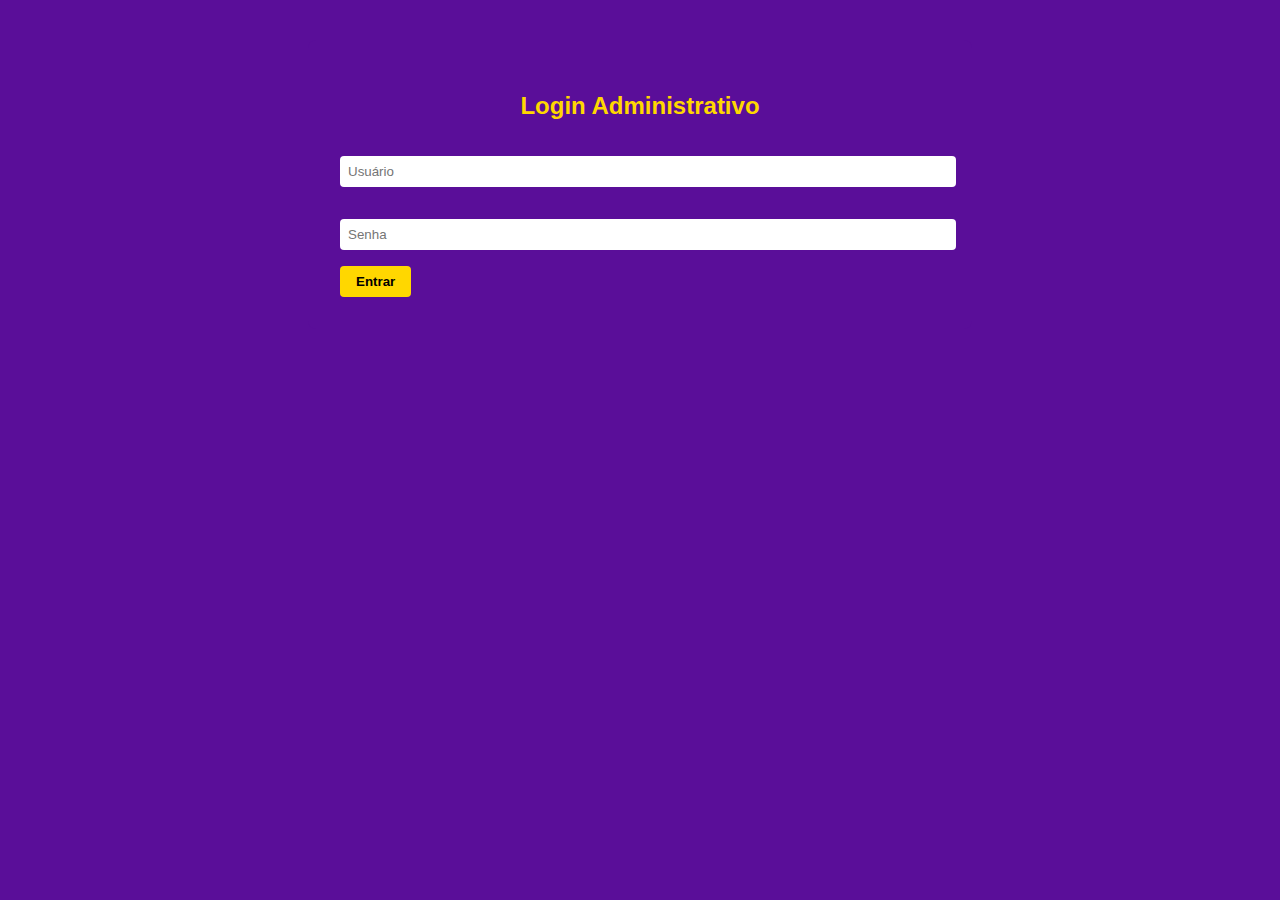
<file: admin.html>
<!DOCTYPE html>
<html lang="pt-br">
<head>
  <meta charset="UTF-8" />
  <meta name="viewport" content="width=device-width, initial-scale=1.0"/>
  <title>Área Administrativa - Alpha Cursos Náuticos</title>
  <style>
    body {
      font-family: Arial, sans-serif;
      background-color: #5a0e99;
      color: white;
      padding: 2rem;
    }

    .container {
      max-width: 600px;
      margin: auto;
      background-color:  #5a0e99;
      padding: 2rem;
      border-radius: 8px;
    }

    h2 {
      color: #FFD700;
      text-align: center;
    }

    input[type="text"], input[type="password"] {
      width: 100%;
      padding: 0.5rem;
      margin-top: 1rem;
      margin-bottom: 1rem;
      border: none;
      border-radius: 4px;
    }

    button {
      padding: 0.5rem 1rem;
      background-color: #FFD700;
      border: none;
      border-radius: 4px;
      cursor: pointer;
      font-weight: bold;
    }

    button:hover {
      background-color: #e6c200;
    }

    ul {
      list-style: none;
      padding: 0;
    }

    li {
      background: #003366;
      margin: 0.5rem 0;
      padding: 0.5rem;
      border-radius: 4px;
      display: flex;
      justify-content: space-between;
      align-items: center;
    }

    .logout {
      margin-top: 2rem;
      text-align: center;
    }

    .logout button {
      background-color: #ff4d4d;
    }

    #painel {
      display: none;
    }
  </style>
</head>
<body>
  <div class="container">
    <div id="login">
      <h2>Login Administrativo</h2>
      <input type="text" id="usuario" placeholder="Usuário" />
      <input type="password" id="senha" placeholder="Senha" />
      <button onclick="verificarLogin()">Entrar</button>
    </div>

    <div id="painel">
      <h2>Painel de Agenda</h2>
      <input type="text" id="nova-entrada" placeholder="Ex: 20/05 - Aula prática às 8h" />
      <button onclick="adicionarEntrada()">Adicionar</button>

      <ul id="lista-agenda"></ul>

      <div class="logout">
        <button onclick="logout()">Sair</button>
      </div>
    </div>
  </div>

  <script>
    function verificarLogin() {
      const usuario = document.getElementById("usuario").value;
      const senha = document.getElementById("senha").value;

      if (usuario === "gustavo.vieira" && senha === "AlphaETN2025") {
        localStorage.setItem("logadoAlphaETN", "sim");
        exibirPainel();
      } else {
        alert("Usuário ou senha incorretos!");
      }
    }

    function exibirPainel() {
      document.getElementById("login").style.display = "none";
      document.getElementById("painel").style.display = "block";
      carregarAgenda();
    }

    function logout() {
      localStorage.removeItem("logadoAlphaETN");
      location.reload();
    }

    function carregarAgenda() {
      const lista = document.getElementById("lista-agenda");
      lista.innerHTML = "";
      const dados = JSON.parse(localStorage.getItem("agendaAlpha")) || [];

      dados.forEach((item, index) => {
        const li = document.createElement("li");
        li.textContent = item;

        const btnRemover = document.createElement("button");
        btnRemover.textContent = "✖";
        btnRemover.style.marginLeft = "10px";
        btnRemover.onclick = () => removerEntrada(index);

        li.appendChild(btnRemover);
        lista.appendChild(li);
      });
    }

    function adicionarEntrada() {
      const input = document.getElementById("nova-entrada");
      const valor = input.value.trim();
      if (valor === "") return;

      const dados = JSON.parse(localStorage.getItem("agendaAlpha")) || [];
      dados.push(valor);
      localStorage.setItem("agendaAlpha", JSON.stringify(dados));
      input.value = "";
      carregarAgenda();
    }

    function removerEntrada(index) {
      const dados = JSON.parse(localStorage.getItem("agendaAlpha")) || [];
      dados.splice(index, 1);
      localStorage.setItem("agendaAlpha", JSON.stringify(dados));
      carregarAgenda();
    }

    window.onload = () => {
      if (localStorage.getItem("logadoAlphaETN") === "sim") {
        exibirPainel();
      }
    };
  </script>
</body>
</html>
</file>
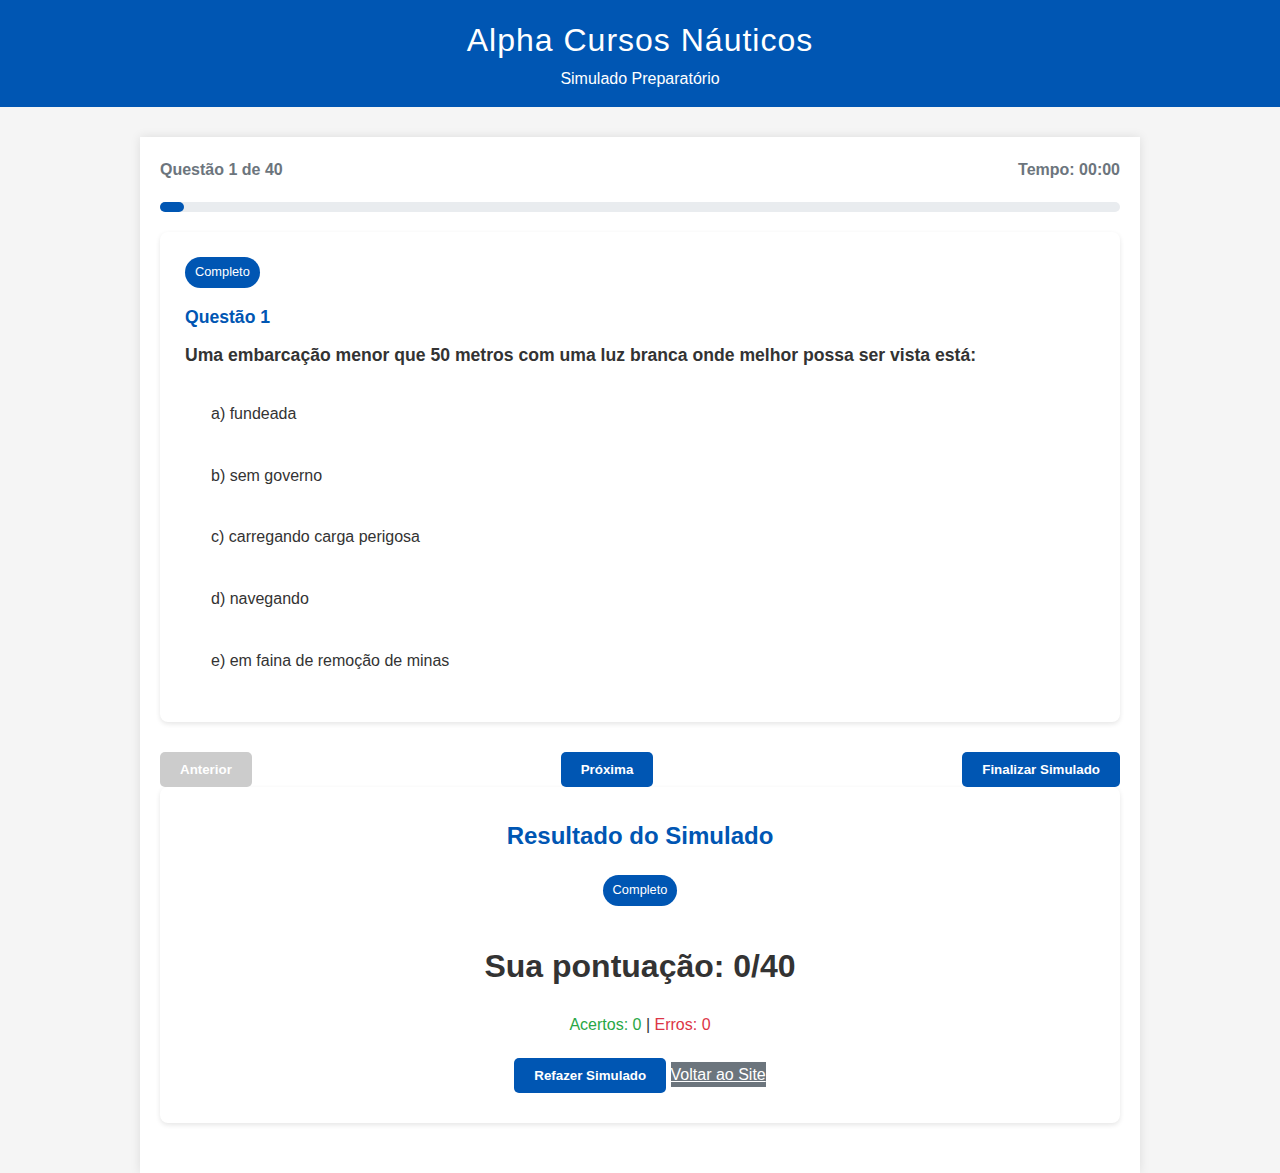
<file: simulado.html>
<!DOCTYPE html>
<html lang="pt-BR">
<head>
    <meta charset="UTF-8">
    <meta name="viewport" content="width=device-width, initial-scale=1.0">
    <title>Simulado Náutico - Alpha Cursos</title>
    <style>
        :root {
            --primary: #0056b3;
            --secondary: #6c757d;
            --success: #28a745;
            --danger: #dc3545;
            --light: #f8f9fa;
            --dark: #343a40;
            --white: #ffffff;
        }
        
        * {
            box-sizing: border-box;
            margin: 0;
            padding: 0;
        }
        
        body {
            font-family: 'Open Sans', sans-serif;
            line-height: 1.6;
            color: #333;
            background-color: #f5f5f5;
            padding: 0;
            margin: 0;
        }
        
        .container {
            max-width: 1000px;
            margin: 0 auto;
            padding: 20px;
            background: var(--white);
            box-shadow: 0 0 10px rgba(0,0,0,0.1);
        }
        
        header {
            background-color: var(--primary);
            color: var(--white);
            padding: 15px 0;
            text-align: center;
            margin-bottom: 30px;
        }
        
        header h1 {
            font-family: 'Anton', sans-serif;
            letter-spacing: 1px;
            font-weight: 400;
        }
        
        .simulado-info {
            display: flex;
            justify-content: space-between;
            margin-bottom: 20px;
            font-weight: bold;
            color: var(--secondary);
        }
        
        .progress-container {
            width: 100%;
            background-color: #e9ecef;
            border-radius: 5px;
            margin-bottom: 20px;
            height: 10px;
        }
        
        .progress-bar {
            height: 100%;
            border-radius: 5px;
            background-color: var(--primary);
            transition: width 0.3s ease;
        }
        
        .question-card {
            background-color: var(--white);
            border-radius: 8px;
            box-shadow: 0 2px 5px rgba(0,0,0,0.1);
            padding: 25px;
            margin-bottom: 25px;
        }
        
        .question-number {
            font-weight: bold;
            color: var(--primary);
            margin-bottom: 10px;
            font-size: 1.1rem;
        }
        
        .question-text {
            font-weight: 600;
            margin-bottom: 20px;
            font-size: 1.1rem;
        }
        
        .options-container {
            margin-left: 10px;
        }
        
        .option {
            margin-bottom: 12px;
            padding: 12px;
            border-radius: 5px;
            cursor: pointer;
            transition: all 0.2s;
            border-left: 4px solid transparent;
        }
        
        .option:hover {
            background-color: #f1f1f1;
        }
        
        .option.selected {
            border-left: 4px solid var(--primary);
            background-color: #e7f1ff;
        }
        
        .option.correct {
            border-left: 4px solid var(--success);
            background-color: #d4edda;
        }
        
        .option.incorrect {
            border-left: 4px solid var(--danger);
            background-color: #f8d7da;
        }
        
        .navigation-buttons {
            display: flex;
            justify-content: space-between;
            margin-top: 30px;
        }
        
        button {
            padding: 10px 20px;
            border: none;
            border-radius: 5px;
            cursor: pointer;
            font-weight: 600;
            transition: all 0.2s;
        }
        
        .btn-primary {
            background-color: var(--primary);
            color: var(--white);
        }
        
        .btn-primary:hover {
            background-color: #004494;
        }
        
        .btn-secondary {
            background-color: var(--secondary);
            color: var(--white);
        }
        
        .btn-secondary:hover {
            background-color: #5a6268;
        }
        
        .btn-disabled {
            background-color: #cccccc;
            cursor: not-allowed;
        }
        
        .results-container {
            text-align: center;
            padding: 30px;
            background-color: var(--white);
            border-radius: 8px;
            box-shadow: 0 2px 5px rgba(0,0,0,0.1);
            margin-bottom: 30px;
        }
        
        .results-container h2 {
            color: var(--primary);
            margin-bottom: 20px;
        }
        
        .score {
            font-size: 2rem;
            font-weight: bold;
            margin: 20px 0;
        }
        
        .correct-answers {
            color: var(--success);
        }
        
        .incorrect-answers {
            color: var(--danger);
        }
        
        .restart-btn {
            margin-top: 20px;
        }
        
        .topic-badge {
            display: inline-block;
            padding: 5px 10px;
            background-color: var(--primary);
            color: var(--white);
            border-radius: 20px;
            font-size: 0.8rem;
            margin-bottom: 15px;
        }
        
        @media (max-width: 768px) {
            .container {
                padding: 10px;
            }
            
            .question-card {
                padding: 15px;
            }
            
            .navigation-buttons {
                flex-direction: column;
                gap: 10px;
            }
            
            button {
                width: 100%;
            }
        }
    </style>
</head>
<body>
    <header>
        <h1>Alpha Cursos Náuticos</h1>
        <p>Simulado Preparatório</p>
    </header>

    <div class="container">
        <div class="simulado-info">
            <div class="progress-text">Questão <span id="current-question">1</span> de <span id="total-questions">40</span></div>
            <div class="timer">Tempo: <span id="time">00:00</span></div>
        </div>

        <div class="progress-container">
            <div class="progress-bar" id="progress-bar"></div>
        </div>

        <div id="quiz-container">
            <!-- As questões serão inseridas aqui pelo JavaScript -->
        </div>

        <div class="navigation-buttons">
            <button id="prev-btn" class="btn-secondary btn-disabled" disabled>Anterior</button>
            <button id="next-btn" class="btn-primary">Próxima</button>
            <button id="finish-btn" class="btn-primary hidden">Finalizar Simulado</button>
        </div>

        <div id="results-container" class="results-container hidden">
            <h2>Resultado do Simulado</h2>
            <div class="topic-badge" id="result-topic"></div>
            <div class="score">Sua pontuação: <span id="score">0</span>/<span id="max-score">40</span></div>
            <div>
                <span class="correct-answers">Acertos: <span id="correct-count">0</span></span> | 
                <span class="incorrect-answers">Erros: <span id="incorrect-count">0</span></span>
            </div>
            <button id="restart-btn" class="btn-primary restart-btn">Refazer Simulado</button>
            <a href="index.html" class="btn-secondary" style="margin-top: 10px; display: inline-block;">Voltar ao Site</a>
        </div>
    </div>

    <script>
        // Função para obter parâmetro da URL
        function getUrlParameter(name) {
            name = name.replace(/[\[\]]/g, '\\$&');
            const regex = new RegExp('[?&]' + name + '(=([^&#]*)|&|#|$)');
            const results = regex.exec(window.location.search);
            if (!results) return null;
            if (!results[2]) return '';
            return decodeURIComponent(results[2].replace(/\+/g, ' '));
        }

        // Determinar o tópico do simulado
        const topic = getUrlParameter('topico') || 'completo';
        const topicNames = {
            'luzes': 'Luzes e Sinais',
            'balizamento': 'Balizamento',
            'manobras': 'Manobras',
            'seguranca': 'Segurança',
            'completo': 'Simulado Completo'
        };

        // Configurações por tópico
        const topicConfig = {
            'luzes': { count: 40, title: 'Luzes e Sinais' },
            'balizamento': { count: 40, title: 'Balizamento' },
            'manobras': { count: 40, title: 'Manobras' },
            'seguranca': { count: 40, title: 'Segurança' },
            'completo': { count: 40, title: 'Completo' }
        };

        // Todas as questões organizadas por tópico
        const allQuestions = {
            'luzes': [
                {
                    question: "Uma luz branca contínua, situada sobre o eixo longitudinal da embarcação, visível em um setor horizontal de 225° desde a proa até 22,5° por ante-a-vante do través, chama-se:",
                    options: [
                        "a) luz de proa",
                        "b) luz de alcançado",
                        "c) perigo isolado",
                        "d) luz de mastro",
                        "e) luz de boreste"
                    ],
                    correctAnswer: 3,
                    explanation: "Esta é a definição da luz de mastro, que deve ser exibida por embarcações a motor em movimento."
                },
                {
                    question: "Embarcações, sem propulsão a motor, com menos de 5 metros de comprimento estão:",
                    options: [
                        "a) obrigadas a ter pelo menos as luzes de bordos",
                        "b) dispensadas de exibir luzes à noite",
                        "c) obrigadas a exibir uma luz branca circular",
                        "d) dispensadas de usar buzina ou outro dispositivo que a substitua",
                        "e) obrigadas a ter pelo menos uma bóia circular"
                    ],
                    correctAnswer: 2,
                    explanation: "Embarcações sem propulsão a motor com menos de 5 metros devem exibir uma luz branca circular à noite."
                },
                {
                    question: "Uma embarcação menor que 50 metros com uma luz branca onde melhor possa ser vista está:",
                    options: [
                        "a) fundeada",
                        "b) sem governo",
                        "c) carregando carga perigosa",
                        "d) navegando",
                        "e) em faina de remoção de minas"
                    ],
                    correctAnswer: 0,
                    explanation: "Uma embarcação menor que 50 metros exibindo uma luz branca onde melhor possa ser vista está fundeada."
                },
                {
                    question: "Embarcação com reboque de menos de 200 metros de comprimento deverá exibir:",
                    options: [
                        "a) uma luz branca no mastro",
                        "b) duas luzes brancas no mastro",
                        "c) três luzes brancas no mastro",
                        "d) quatro luzes brancas no mastro",
                        "e) cinco luzes brancas no mastro"
                    ],
                    correctAnswer: 1,
                    explanation: "Embarcação rebocando outro objeto com menos de 200 metros deve exibir duas luzes brancas verticais no mastro."
                },
                {
                    question: "Uma luz vermelha visível em um setor de 112,5° desde a proa até 22,5° por ré do través de bombordo é chamada de:",
                    options: [
                        "a) luz de navegação",
                        "b) luz de alcançado",
                        "c) luz de bombordo",
                        "d) luz de mastro",
                        "e) luz de ré"
                    ],
                    correctAnswer: 2,
                    explanation: "A luz vermelha visível no setor de bombordo é chamada de luz de bombordo."
                },
                {
                    question: "Uma luz verde visível em um setor de 112,5° desde a proa até 22,5° por ré do través de boreste é chamada de:",
                    options: [
                        "a) luz de navegação",
                        "b) luz de alcançado",
                        "c) luz de boreste",
                        "d) luz de mastro",
                        "e) luz de ré"
                    ],
                    correctAnswer: 2,
                    explanation: "A luz verde visível no setor de boreste é chamada de luz de boreste."
                },
                {
                    question: "Uma luz branca visível em um setor de 135° por ré (67,5° de cada borda) é chamada de:",
                    options: [
                        "a) luz de navegação",
                        "b) luz de alcançado",
                        "c) luz de proa",
                        "d) luz de mastro",
                        "e) luz de ré"
                    ],
                    correctAnswer: 1,
                    explanation: "A luz branca visível por ré é chamada de luz de alcançado."
                },
                {
                    question: "Uma embarcação a motor em movimento deve exibir:",
                    options: [
                        "a) luz de mastro, luzes de boreste e bombordo e luz de alcançado",
                        "b) apenas luz de mastro e luz de alcançado",
                        "c) apenas luzes de boreste e bombordo",
                        "d) luz de mastro e luzes de boreste e bombordo",
                        "e) luz de mastro e luz de alcançado"
                    ],
                    correctAnswer: 0,
                    explanation: "Embarcações a motor em movimento devem exibir luz de mastro, luzes de boreste (verde) e bombordo (vermelha), e luz de alcançado (branca)."
                },
                {
                    question: "Uma embarcação à vela em movimento deve exibir:",
                    options: [
                        "a) luz de mastro, luzes de boreste e bombordo e luz de alcançado",
                        "b) apenas luzes de boreste e bombordo e luz de alcançado",
                        "c) apenas luzes de boreste e bombordo",
                        "d) luz de mastro e luzes de boreste e bombordo",
                        "e) luz de mastro e luz de alcançado"
                    ],
                    correctAnswer: 1,
                    explanation: "Embarcações à vela em movimento devem exibir luzes de boreste (verde) e bombordo (vermelha), e luz de alcançado (branca), mas não a luz de mastro."
                },
                {
                    question: "Uma embarcação a motor com menos de 12 metros pode combinar as luzes de boreste e bombordo em uma única lanterna:",
                    options: [
                        "a) nunca",
                        "b) sim, desde que seja uma lanterna bicolor",
                        "c) apenas em águas interiores",
                        "d) apenas durante o dia",
                        "e) apenas para embarcações de pesca"
                    ],
                    correctAnswer: 1,
                    explanation: "Embarcações a motor com menos de 12 metros podem combinar as luzes de boreste e bombordo em uma única lanterna bicolor."
                },
                {
                    question: "Uma embarcação a motor com menos de 7 metros e velocidade máxima inferior a 7 nós pode exibir:",
                    options: [
                        "a) apenas uma luz branca circular",
                        "b) luzes de boreste e bombordo e luz de alcançado",
                        "c) luz de mastro e luz de alcançado",
                        "d) luz de mastro, luzes de boreste e bombordo e luz de alcançado",
                        "e) nenhuma luz é necessária"
                    ],
                    correctAnswer: 0,
                    explanation: "Embarcações a motor com menos de 7 metros e velocidade inferior a 7 nós podem exibir apenas uma luz branca circular."
                },
                {
                    question: "Uma embarcação fundeada deve exibir:",
                    options: [
                        "a) uma luz branca circular",
                        "b) duas luzes brancas circulares em linha vertical",
                        "c) três luzes brancas circulares em linha vertical",
                        "d) uma luz vermelha circular",
                        "e) uma luz verde circular"
                    ],
                    correctAnswer: 1,
                    explanation: "Embarcações fundeadas devem exibir duas luzes brancas circulares em linha vertical onde melhor possam ser vistas."
                },
                {
                    question: "Uma embarcação com menos de 50 metros fundeada pode exibir:",
                    options: [
                        "a) apenas uma luz branca circular",
                        "b) duas luzes brancas circulares em linha vertical",
                        "c) três luzes brancas circulares em linha vertical",
                        "d) uma luz vermelha circular",
                        "e) uma luz verde circular"
                    ],
                    correctAnswer: 0,
                    explanation: "Embarcações com menos de 50 metros fundeadas podem exibir apenas uma luz branca circular onde melhor possa ser vista."
                },
                {
                    question: "Uma embarcação encalhada deve exibir:",
                    options: [
                        "a) duas luzes vermelhas circulares em linha vertical",
                        "b) duas luzes brancas circulares em linha vertical",
                        "c) três luzes vermelhas circulares em linha vertical",
                        "d) uma luz vermelha e uma luz branca em linha vertical",
                        "e) uma luz verde e uma luz branca em linha vertical"
                    ],
                    correctAnswer: 0,
                    explanation: "Embarcações encalhadas devem exibir duas luzes vermelhas circulares em linha vertical onde melhor possam ser vistas."
                },
                {
                    question: "Uma embarcação com menos de 12 metros encalhada:",
                    options: [
                        "a) não é obrigada a exibir luzes de encalhe",
                        "b) deve exibir duas luzes vermelhas circulares",
                        "c) deve exibir três luzes vermelhas circulares",
                        "d) deve exibir uma luz vermelha circular",
                        "e) deve exibir uma luz branca circular"
                    ],
                    correctAnswer: 0,
                    explanation: "Embarcações com menos de 12 metros encalhadas não são obrigadas a exibir as luzes de encalhe."
                },
                {
                    question: "Uma embarcação com restrições de manobra deve exibir:",
                    options: [
                        "a) três luzes circulares em linha vertical (vermelha, branca, vermelha)",
                        "b) duas luzes vermelhas circulares em linha vertical",
                        "c) três luzes vermelhas circulares em linha vertical",
                        "d) duas luzes brancas circulares em linha vertical",
                        "e) três luzes brancas circulares em linha vertical"
                    ],
                    correctAnswer: 0,
                    explanation: "Embarcações com restrições de manobra devem exibir três luzes circulares em linha vertical (vermelha, branca, vermelha)."
                },
                {
                    question: "Uma embarcação rebocando outro objeto com menos de 200 metros de comprimento deve exibir:",
                    options: [
                        "a) duas luzes amarelas em linha vertical",
                        "b) duas luzes brancas em linha vertical",
                        "c) três luzes brancas em linha vertical",
                        "d) uma luz amarela e uma luz branca em linha vertical",
                        "e) uma luz amarela circular"
                    ],
                    correctAnswer: 1,
                    explanation: "Embarcações rebocando outro objeto com menos de 200 metros de comprimento devem exibir duas luzes brancas em linha vertical."
                },
                {
                    question: "Uma embarcação rebocando outro objeto com mais de 200 metros de comprimento deve exibir:",
                    options: [
                        "a) duas luzes amarelas em linha vertical",
                        "b) duas luzes brancas em linha vertical",
                        "c) três luzes brancas em linha vertical",
                        "d) uma luz amarela e uma luz branca em linha vertical",
                        "e) uma luz amarela circular"
                    ],
                    correctAnswer: 2,
                    explanation: "Embarcações rebocando outro objeto com mais de 200 metros de comprimento devem exibir três luzes brancas em linha vertical."
                },
                {
                    question: "Uma embarcação engajada em pesca de arrasto deve exibir:",
                    options: [
                        "a) duas luzes circulares em linha vertical (verde sobre branca)",
                        "b) duas luzes circulares em linha vertical (vermelha sobre branca)",
                        "c) duas luzes circulares em linha vertical (branca sobre verde)",
                        "d) duas luzes circulares em linha vertical (branca sobre vermelha)",
                        "e) três luzes circulares em linha vertical (verde, branca, vermelha)"
                    ],
                    correctAnswer: 0,
                    explanation: "Embarcações engajadas em pesca de arrasto devem exibir duas luzes circulares em linha vertical (verde sobre branca)."
                },
                {
                    question: "Uma embarcação engajada em pesca que não seja de arrasto deve exibir:",
                    options: [
                        "a) duas luzes circulares em linha vertical (vermelha sobre branca)",
                        "b) duas luzes circulares em linha vertical (branca sobre vermelha)",
                        "c) duas luzes circulares em linha vertical (verde sobre branca)",
                        "d) duas luzes circulares em linha vertical (branca sobre verde)",
                        "e) três luzes circulares em linha vertical (vermelha, branca, verde)"
                    ],
                    correctAnswer: 0,
                    explanation: "Embarcações engajadas em pesca que não seja de arrasto devem exibir duas luzes circulares em linha vertical (vermelha sobre branca)."
                },
                {
                    question: "Uma embarcação engajada em pesca com menos de 20 metros pode exibir:",
                    options: [
                        "a) um cesto preto",
                        "b) uma luz branca circular",
                        "c) uma luz vermelha circular",
                        "d) uma luz verde circular",
                        "e) um cesto branco"
                    ],
                    correctAnswer: 0,
                    explanation: "Embarcações engajadas em pesca com menos de 20 metros podem exibir um cesto preto onde melhor possa ser visto."
                },
                {
                    question: "Uma embarcação sem governo deve exibir:",
                    options: [
                        "a) duas luzes vermelhas circulares em linha vertical",
                        "b) duas luzes brancas circulares em linha vertical",
                        "c) três luzes vermelhas circulares em linha vertical",
                        "d) uma luz vermelha e uma luz branca em linha vertical",
                        "e) uma luz verde e uma luz branca em linha vertical"
                    ],
                    correctAnswer: 0,
                    explanation: "Embarcações sem governo devem exibir duas luzes vermelhas circulares em linha vertical onde melhor possam ser vistas."
                },
                {
                    question: "Uma embarcação com restrições de calado deve exibir:",
                    options: [
                        "a) três luzes circulares em linha vertical (vermelha, branca, vermelha)",
                        "b) duas luzes vermelhas circulares em linha vertical",
                        "c) três luzes vermelhas circulares em linha vertical",
                        "d) duas luzes brancas circulares em linha vertical",
                        "e) três luzes brancas circulares em linha vertical"
                    ],
                    correctAnswer: 2,
                    explanation: "Embarcações com restrições de calado devem exibir três luzes vermelhas circulares em linha vertical."
                },
                {
                    question: "Uma embarcação em faina de remoção de minas deve exibir:",
                    options: [
                        "a) três luzes verdes circulares em linha vertical",
                        "b) duas luzes verdes circulares em linha vertical",
                        "c) três luzes vermelhas circulares em linha vertical",
                        "d) duas luzes vermelhas circulares em linha vertical",
                        "e) três luzes brancas circulares em linha vertical"
                    ],
                    correctAnswer: 0,
                    explanation: "Embarcações em faina de remoção de minas devem exibir três luzes verdes circulares em linha vertical."
                },
                {
                    question: "Uma embarcação de pilotagem em serviço deve exibir:",
                    options: [
                        "a) duas luzes brancas em linha vertical",
                        "b) duas luzes vermelhas em linha vertical",
                        "c) uma luz branca e uma luz vermelha em linha vertical",
                        "d) uma luz branca e uma luz verde em linha vertical",
                        "e) uma luz vermelha e uma luz verde em linha vertical"
                    ],
                    correctAnswer: 2,
                    explanation: "Embarcações de pilotagem em serviço devem exibir uma luz branca e uma luz vermelha em linha vertical."
                },
                {
                    question: "Uma embarcação com menos de 20 metros engajada em pesca pode combinar as luzes de pesca com as luzes de navegação:",
                    options: [
                        "a) nunca",
                        "b) sim, desde que a luz branca esteja acima da luz de pesca",
                        "c) sim, desde que a luz branca esteja abaixo da luz de pesca",
                        "d) apenas em águas interiores",
                        "e) apenas durante o dia"
                    ],
                    correctAnswer: 1,
                    explanation: "Embarcações com menos de 20 metros engajadas em pesca podem combinar as luzes de pesca com as luzes de navegação, desde que a luz branca esteja acima da luz de pesca."
                },
                {
                    question: "Uma embarcação a vela com menos de 20 metros pode combinar as luzes de boreste e bombordo e a luz de alcançado em uma única lanterna:",
                    options: [
                        "a) nunca",
                        "b) sim, na parte superior do mastro",
                        "c) sim, na popa",
                        "d) apenas em águas interiores",
                        "e) apenas durante o dia"
                    ],
                    correctAnswer: 1,
                    explanation: "Embarcações à vela com menos de 20 metros podem combinar as luzes de boreste e bombordo e a luz de alcançado em uma única lanterna na parte superior do mastro."
                },
                {
                    question: "Uma embarcação que esteja rebocando e sendo rebocada simultaneamente deve exibir:",
                    options: [
                        "a) as luzes de embarcação rebocando e as luzes de embarcação rebocada",
                        "b) apenas as luzes de embarcação rebocando",
                        "c) apenas as luzes de embarcação rebocada",
                        "d) uma luz amarela circular",
                        "e) três luzes brancas em linha vertical"
                    ],
                    correctAnswer: 0,
                    explanation: "Embarcações que estejam rebocando e sendo rebocadas simultaneamente devem exibir as luzes de embarcação rebocando e as luzes de embarcação rebocada."
                },
                {
                    question: "Uma embarcação empurrando outro objeto deve exibir:",
                    options: [
                        "a) duas luzes amarelas em linha vertical",
                        "b) duas luzes brancas em linha vertical",
                        "c) três luzes brancas em linha vertical",
                        "d) uma luz amarela e uma luz branca em linha vertical",
                        "e) uma luz amarela circular"
                    ],
                    correctAnswer: 1,
                    explanation: "Embarcações empurrando outro objeto devem exibir duas luzes brancas em linha vertical."
                },
                {
                    question: "Uma embarcação empurrando e rebocando simultaneamente deve exibir:",
                    options: [
                        "a) duas luzes amarelas em linha vertical",
                        "b) duas luzes brancas em linha vertical",
                        "c) três luzes brancas em linha vertical",
                        "d) uma luz amarela e uma luz branca em linha vertical",
                        "e) uma luz amarela circular"
                    ],
                    correctAnswer: 2,
                    explanation: "Embarcações empurrando e rebocando simultaneamente devem exibir três luzes brancas em linha vertical."
                },
                {
                    question: "Uma embarcação com menos de 12 metros rebocando outro objeto pode exibir:",
                    options: [
                        "a) apenas uma luz branca circular",
                        "b) duas luzes brancas em linha vertical",
                        "c) três luzes brancas em linha vertical",
                        "d) uma luz amarela circular",
                        "e) uma luz verde circular"
                    ],
                    correctAnswer: 0,
                    explanation: "Embarcações com menos de 12 metros rebocando outro objeto podem exibir apenas uma luz branca circular."
                },
                {
                    question: "Uma embarcação com menos de 7 metros rebocando outro objeto:",
                    options: [
                        "a) não é obrigada a exibir luzes de rebocador",
                        "b) deve exibir duas luzes brancas em linha vertical",
                        "c) deve exibir três luzes brancas em linha vertical",
                        "d) deve exibir uma luz amarela circular",
                        "e) deve exibir uma luz verde circular"
                    ],
                    correctAnswer: 0,
                    explanation: "Embarcações com menos de 7 metros rebocando outro objeto não são obrigadas a exibir luzes de rebocador."
                },
                {
                    question: "Uma embarcação com menos de 12 metros engajada em pesca pode exibir:",
                    options: [
                        "a) um cesto preto",
                        "b) duas luzes circulares em linha vertical (verde sobre branca)",
                        "c) duas luzes circulares em linha vertical (vermelha sobre branca)",
                        "d) uma luz branca circular",
                        "e) uma luz vermelha circular"
                    ],
                    correctAnswer: 0,
                    explanation: "Embarcações com menos de 12 metros engajadas em pesca podem exibir um cesto preto onde melhor possa ser visto."
                },
                {
                    question: "Uma embarcação com menos de 7 metros engajada em pesca:",
                    options: [
                        "a) não é obrigada a exibir luzes de pesca",
                        "b) deve exibir duas luzes circulares em linha vertical (verde sobre branca)",
                        "c) deve exibir duas luzes circulares em linha vertical (vermelha sobre branca)",
                        "d) deve exibir uma luz branca circular",
                        "e) deve exibir uma luz vermelha circular"
                    ],
                    correctAnswer: 0,
                    explanation: "Embarcações com menos de 7 metros engajadas em pesca não são obrigadas a exibir luzes de pesca."
                },
                {
                    question: "Uma embarcação com menos de 12 metros sem governo pode exibir:",
                    options: [
                        "a) uma luz vermelha circular",
                        "b) duas luzes vermelhas circulares em linha vertical",
                        "c) três luzes vermelhas circulares em linha vertical",
                        "d) uma luz branca circular",
                        "e) uma luz verde circular"
                    ],
                    correctAnswer: 0,
                    explanation: "Embarcações com menos de 12 metros sem governo podem exibir apenas uma luz vermelha circular."
                },
                {
                    question: "Uma embarcação com menos de 7 metros sem governo:",
                    options: [
                        "a) não é obrigada a exibir luzes de embarcação sem governo",
                        "b) deve exibir duas luzes vermelhas circulares em linha vertical",
                        "c) deve exibir três luzes vermelhas circulares em linha vertical",
                        "d) deve exibir uma luz branca circular",
                        "e) deve exibir uma luz verde circular"
                    ],
                    correctAnswer: 0,
                    explanation: "Embarcações com menos de 7 metros sem governo não são obrigadas a exibir luzes de embarcação sem governo."
                },
                {
                    question: "Uma embarcação com menos de 12 metros encalhada pode exibir:",
                    options: [
                        "a) uma luz vermelha circular",
                        "b) duas luzes vermelhas circulares em linha vertical",
                        "c) três luzes vermelhas circulares em linha vertical",
                        "d) uma luz branca circular",
                        "e) uma luz verde circular"
                    ],
                    correctAnswer: 0,
                    explanation: "Embarcações com menos de 12 metros encalhadas podem exibir apenas uma luz vermelha circular."
                },
                {
                    question: "Uma embarcação com menos de 7 metros encalhada:",
                    options: [
                        "a) não é obrigada a exibir luzes de embarcação encalhada",
                        "b) deve exibir duas luzes vermelhas circulares em linha vertical",
                        "c) deve exibir três luzes vermelhas circulares em linha vertical",
                        "d) deve exibir uma luz branca circular",
                        "e) deve exibir uma luz verde circular"
                    ],
                    correctAnswer: 0,
                    explanation: "Embarcações com menos de 7 metros encalhadas não são obrigadas a exibir luzes de embarcação encalhada."
                },
                {
                    question: "Uma embarcação com menos de 12 metros com restrições de manobra pode exibir:",
                    options: [
                        "a) uma luz vermelha, uma luz branca e uma luz vermelha em linha vertical",
                        "b) duas luzes vermelhas em linha vertical",
                        "c) três luzes vermelhas em linha vertical",
                        "d) uma luz branca circular",
                        "e) uma luz verde circular"
                    ],
                    correctAnswer: 0,
                    explanation: "Embarcações com menos de 12 metros com restrições de manobra podem exibir uma luz vermelha, uma luz branca e uma luz vermelha em linha vertical."
                },
                {
                    question: "Uma embarcação com menos de 7 metros com restrições de manobra:",
                    options: [
                        "a) não é obrigada a exibir luzes de embarcação com restrições de manobra",
                        "b) deve exibir duas luzes vermelhas em linha vertical",
                        "c) deve exibir três luzes vermelhas em linha vertical",
                        "d) deve exibir uma luz branca circular",
                        "e) deve exibir uma luz verde circular"
                    ],
                    correctAnswer: 0,
                    explanation: "Embarcações com menos de 7 metros com restrições de manobra não são obrigadas a exibir luzes de embarcação com restrições de manobra."
                },
                {
                    question: "Uma embarcação com menos de 12 metros em faina de remoção de minas pode exibir:",
                    options: [
                        "a) três luzes verdes em linha vertical",
                        "b) duas luzes verdes em linha vertical",
                        "c) três luzes vermelhas em linha vertical",
                        "d) uma luz branca circular",
                        "e) uma luz verde circular"
                    ],
                    correctAnswer: 0,
                    explanation: "Embarcações com menos de 12 metros em faina de remoção de minas podem exibir três luzes verdes em linha vertical."
                },
                {
                    question: "Uma embarcação com menos de 7 metros em faina de remoção de minas:",
                    options: [
                        "a) não é obrigada a exibir luzes de embarcação em faina de remoção de minas",
                        "b) deve exibir duas luzes verdes em linha vertical",
                        "c) deve exibir três luzes verdes em linha vertical",
                        "d) deve exibir uma luz branca circular",
                        "e) deve exibir uma luz verde circular"
                    ],
                    correctAnswer: 0,
                    explanation: "Embarcações com menos de 7 metros em faina de remoção de minas não são obrigadas a exibir luzes de embarcação em faina de remoção de minas."
                }
            ],
            'balizamento': [
                {
                    question: "O balizamento que indica águas seguras possui as cores:",
                    options: [
                        "a) preta e encarnada",
                        "b) branca e preta",
                        "c) encarnada e amarela",
                        "d) verde e encarnada",
                        "e) branca e encarnada"
                    ],
                    correctAnswer: 4,
                    explanation: "O balizamento de águas seguras é identificado pelas cores branca e vermelha em listras verticais."
                },
                {
                    question: "O balizamento que indica perigo isolado possui as cores:",
                    options: [
                        "a) branca e encarnada",
                        "b) preta e encarnada",
                        "c) verde e encarnada",
                        "d) branca e preta",
                        "e) encarnada e amarela"
                    ],
                    correctAnswer: 1,
                    explanation: "O balizamento de perigo isolado é preto com uma ou mais faixas horizontais vermelhas."
                },
                {
                    question: "Durante o dia, observou-se uma haste em forma de pilar, com duas esferas pretas na sua parte de cima. Provavelmente estamos diante de:",
                    options: [
                        "a) um balizamento cego",
                        "b) uma bóia cônica",
                        "c) uma baliza",
                        "d) um balizamento de águas seguras",
                        "e) um perigo isolado"
                    ],
                    correctAnswer: 4,
                    explanation: "Duas esferas pretas são a marca diurna para identificar um perigo isolado."
                },
                {
                    question: "Uma bóia cilíndrica vermelha com uma faixa horizontal branca indica:",
                    options: [
                        "a) perigo isolado",
                        "b) águas seguras",
                        "c) perigo com águas navegáveis a leste",
                        "d) perigo com águas navegáveis a oeste",
                        "e) perigo com águas navegáveis ao norte"
                    ],
                    correctAnswer: 2,
                    explanation: "Uma bóia cilíndrica vermelha com faixa horizontal branca indica perigo com águas navegáveis a leste."
                },
                {
                    question: "Uma bóia cônica verde com uma faixa horizontal branca indica:",
                    options: [
                        "a) perigo isolado",
                        "b) águas seguras",
                        "c) perigo com águas navegáveis a leste",
                        "d) perigo com águas navegáveis a oeste",
                        "e) perigo com águas navegáveis ao norte"
                    ],
                    correctAnswer: 3,
                    explanation: "Uma bóia cônica verde com faixa horizontal branca indica perigo com águas navegáveis a oeste."
                },
                {
                    question: "Uma bóia esférica vermelha e branca em listras verticais indica:",
                    options: [
                        "a) perigo isolado",
                        "b) águas seguras",
                        "c) perigo com águas navegáveis a leste",
                        "d) perigo com águas navegáveis a oeste",
                        "e) perigo com águas navegáveis ao norte"
                    ],
                    correctAnswer: 1,
                    explanation: "Uma bóia esférica vermelha e branca em listras verticais indica águas seguras."
                },
                {
                    question: "Uma bóia em forma de pilar preta com uma ou mais faixas horizontais vermelhas indica:",
                    options: [
                        "a) perigo isolado",
                        "b) águas seguras",
                        "c) perigo com águas navegáveis a leste",
                        "d) perigo com águas navegáveis a oeste",
                        "e) perigo com águas navegáveis ao norte"
                    ],
                    correctAnswer: 0,
                    explanation: "Uma bóia em forma de pilar preta com faixas horizontais vermelhas indica perigo isolado."
                },
                {
                    question: "Uma bóia cilíndrica vermelha indica:",
                    options: [
                        "a) lado de bombordo do canal",
                        "b) lado de boreste do canal",
                        "c) águas seguras",
                        "d) perigo isolado",
                        "e) bifurcação do canal"
                    ],
                    correctAnswer: 0,
                    explanation: "Uma bóia cilíndrica vermelha indica o lado de bombordo do canal (lado esquerdo ao entrar)."
                },
                {
                    question: "Uma bóia cônica verde indica:",
                    options: [
                        "a) lado de bombordo do canal",
                        "b) lado de boreste do canal",
                        "c) águas seguras",
                        "d) perigo isolado",
                        "e) bifurcação do canal"
                    ],
                    correctAnswer: 1,
                    explanation: "Uma bóia cônica verde indica o lado de boreste do canal (lado direito ao entrar)."
                },
                {
                    question: "Uma bóia cilíndrica vermelha com topo em forma de cone indica:",
                    options: [
                        "a) lado de bombordo do canal",
                        "b) lado de boreste do canal",
                        "c) águas seguras",
                        "d) perigo isolado",
                        "e) bifurcação do canal (preferência por bombordo)"
                    ],
                    correctAnswer: 4,
                    explanation: "Uma bóia cilíndrica vermelha com topo em forma de cone indica bifurcação do canal com preferência por bombordo."
                },
                {
                    question: "Uma bóia cônica verde com topo em forma de cilindro indica:",
                    options: [
                        "a) lado de bombordo do canal",
                        "b) lado de boreste do canal",
                        "c) águas seguras",
                        "d) perigo isolado",
                        "e) bifurcação do canal (preferência por boreste)"
                    ],
                    correctAnswer: 4,
                    explanation: "Uma bóia cônica verde com topo em forma de cilindro indica bifurcação do canal com preferência por boreste."
                },
                {
                    question: "Durante o dia, uma bóia cilíndrica vermelha é identificada por:",
                    options: [
                        "a) um cilindro vermelho",
                        "b) um cone verde",
                        "c) uma esfera vermelha",
                        "d) um cilindro verde",
                        "e) um cone vermelho"
                    ],
                    correctAnswer: 0,
                    explanation: "Durante o dia, uma bóia cilíndrica vermelha é identificada por um cilindro vermelho."
                },
                {
                    question: "Durante o dia, uma bóia cônica verde é identificada por:",
                    options: [
                        "a) um cilindro vermelho",
                        "b) um cone verde",
                        "c) uma esfera vermelha",
                        "d) um cilindro verde",
                        "e) um cone vermelho"
                    ],
                    correctAnswer: 1,
                    explanation: "Durante o dia, uma bóia cônica verde é identificada por um cone verde."
                },
                {
                    question: "Durante o dia, uma bóia de águas seguras é identificada por:",
                    options: [
                        "a) um cilindro vermelho",
                        "b) um cone verde",
                        "c) uma esfera vermelha e branca",
                        "d) um cilindro verde",
                        "e) um cone vermelho"
                    ],
                    correctAnswer: 2,
                    explanation: "Durante o dia, uma bóia de águas seguras é identificada por uma esfera vermelha e branca."
                },
                {
                    question: "Durante o dia, uma bóia de perigo isolado é identificada por:",
                    options: [
                        "a) duas esferas pretas",
                        "b) um cone verde",
                        "c) uma esfera vermelha e branca",
                        "d) um cilindro verde",
                        "e) um cone vermelho"
                    ],
                    correctAnswer: 0,
                    explanation: "Durante o dia, uma bóia de perigo isolado é identificada por duas esferas pretas."
                },
                {
                    question: "Durante o dia, uma bóia de bifurcação com preferência por bombordo é identificada por:",
                    options: [
                        "a) um cilindro vermelho com topo em forma de cone",
                        "b) um cone verde com topo em forma de cilindro",
                        "c) uma esfera vermelha e branca",
                        "d) um cilindro verde",
                        "e) um cone vermelho"
                    ],
                    correctAnswer: 0,
                    explanation: "Durante o dia, uma bóia de bifurcação com preferência por bombordo é identificada por um cilindro vermelho com topo em forma de cone."
                },
                {
                    question: "Durante o dia, uma bóia de bifurcação com preferência por boreste é identificada por:",
                    options: [
                        "a) um cilindro vermelho com topo em forma de cone",
                        "b) um cone verde com topo em forma de cilindro",
                        "c) uma esfera vermelha e branca",
                        "d) um cilindro verde",
                        "e) um cone vermelho"
                    ],
                    correctAnswer: 1,
                    explanation: "Durante o dia, uma bóia de bifurcação com preferência por boreste é identificada por um cone verde com topo em forma de cilindro."
                },
                {
                    question: "Durante a noite, uma bóia cilíndrica vermelha é identificada por:",
                    options: [
                        "a) uma luz vermelha fixa",
                        "b) uma luz verde fixa",
                        "c) uma luz branca fixa",
                        "d) uma luz vermelha isofase",
                        "e) uma luz verde isofase"
                    ],
                    correctAnswer: 0,
                    explanation: "Durante a noite, uma bóia cilíndrica vermelha é identificada por uma luz vermelha fixa."
                },
                {
                    question: "Durante a noite, uma bóia cônica verde é identificada por:",
                    options: [
                        "a) uma luz vermelha fixa",
                        "b) uma luz verde fixa",
                        "c) uma luz branca fixa",
                        "d) uma luz vermelha isofase",
                        "e) uma luz verde isofase"
                    ],
                    correctAnswer: 1,
                    explanation: "Durante a noite, uma bóia cônica verde é identificada por uma luz verde fixa."
                },
                {
                    question: "Durante a noite, uma bóia de águas seguras é identificada por:",
                    options: [
                        "a) uma luz branca de longa duração a cada 10 segundos",
                        "b) uma luz branca isofase",
                        "c) uma luz branca de grupos de duas",
                        "d) uma luz branca de grupos de três",
                        "e) uma luz branca de grupos de quatro"
                    ],
                    correctAnswer: 0,
                    explanation: "Durante a noite, uma bóia de águas seguras é identificada por uma luz branca de longa duração a cada 10 segundos."
                },
                {
                    question: "Durante a noite, uma bóia de perigo isolado é identificada por:",
                    options: [
                        "a) uma luz branca de grupos de dois",
                        "b) uma luz branca isofase",
                        "c) uma luz branca de grupos de três",
                        "d) uma luz branca de grupos de quatro",
                        "e) uma luz branca de grupos de cinco"
                    ],
                    correctAnswer: 0,
                    explanation: "Durante a noite, uma bóia de perigo isolado é identificada por uma luz branca de grupos de dois."
                },
                {
                    question: "Durante a noite, uma bóia de bifurcação com preferência por bombordo é identificada por:",
                    options: [
                        "a) uma luz vermelha de grupos de dois",
                        "b) uma luz verde de grupos de dois",
                        "c) uma luz vermelha isofase",
                        "d) uma luz verde isofase",
                        "e) uma luz branca de grupos de dois"
                    ],
                    correctAnswer: 0,
                    explanation: "Durante a noite, uma bóia de bifurcação com preferência por bombordo é identificada por uma luz vermelha de grupos de dois."
                },
                {
                    question: "Durante a noite, uma bóia de bifurcação com preferência por boreste é identificada por:",
                    options: [
                        "a) uma luz vermelha de grupos de dois",
                        "b) uma luz verde de grupos de dois",
                        "c) uma luz vermelha isofase",
                        "d) uma luz verde isofase",
                        "e) uma luz branca de grupos de dois"
                    ],
                    correctAnswer: 1,
                    explanation: "Durante a noite, uma bóia de bifurcação com preferência por boreste é identificada por uma luz verde de grupos de dois."
                },
                {
                    question: "Durante o dia, uma bóia de perigo com águas navegáveis a leste é identificada por:",
                    options: [
                        "a) um cilindro vermelho com faixa horizontal branca",
                        "b) um cone verde com faixa horizontal branca",
                        "c) uma esfera vermelha e branca",
                        "d) um cilindro verde",
                        "e) um cone vermelho"
                    ],
                    correctAnswer: 0,
                    explanation: "Durante o dia, uma bóia de perigo com águas navegáveis a leste é identificada por um cilindro vermelho com faixa horizontal branca."
                },
                {
                    question: "Durante o dia, uma bóia de perigo com águas navegáveis a oeste é identificada por:",
                    options: [
                        "a) um cilindro vermelho com faixa horizontal branca",
                        "b) um cone verde com faixa horizontal branca",
                        "c) uma esfera vermelha e branca",
                        "d) um cilindro verde",
                        "e) um cone vermelho"
                    ],
                    correctAnswer: 1,
                    explanation: "Durante o dia, uma bóia de perigo com águas navegáveis a oeste é identificada por um cone verde com faixa horizontal branca."
                },
                {
                    question: "Durante a noite, uma bóia de perigo com águas navegáveis a leste é identificada por:",
                    options: [
                        "a) uma luz vermelha de grupos de três",
                        "b) uma luz verde de grupos de três",
                        "c) uma luz vermelha isofase",
                        "d) uma luz verde isofase",
                        "e) uma luz branca de grupos de três"
                    ],
                    correctAnswer: 0,
                    explanation: "Durante a noite, uma bóia de perigo com águas navegáveis a leste é identificada por uma luz vermelha de grupos de três."
                },
                {
                    question: "Durante a noite, uma bóia de perigo com águas navegáveis a oeste é identificada por:",
                    options: [
                        "a) uma luz vermelha de grupos de três",
                        "b) uma luz verde de grupos de três",
                        "c) uma luz vermelha isofase",
                        "d) uma luz verde isofase",
                        "e) uma luz branca de grupos de três"
                    ],
                    correctAnswer: 1,
                    explanation: "Durante a noite, uma bóia de perigo com águas navegáveis a oeste é identificada por uma luz verde de grupos de três."
                },
                {
                    question: "Uma bóia de bifurcação com preferência por bombordo deve ser deixada por que bordo?",
                    options: [
                        "a) bombordo",
                        "b) boreste",
                        "c) tanto faz",
                        "d) depende da maré",
                        "e) depende do vento"
                    ],
                    correctAnswer: 0,
                    explanation: "Uma bóia de bifurcação com preferência por bombordo deve ser deixada por bombordo (lado esquerdo ao entrar)."
                },
                {
                    question: "Uma bóia de bifurcação com preferência por boreste deve ser deixada por que bordo?",
                    options: [
                        "a) bombordo",
                        "b) boreste",
                        "c) tanto faz",
                        "d) depende da maré",
                        "e) depende do vento"
                    ],
                    correctAnswer: 1,
                    explanation: "Uma bóia de bifurcação com preferência por boreste deve ser deixada por boreste (lado direito ao entrar)."
                },
                {
                    question: "Uma bóia cilíndrica vermelha deve ser deixada por que bordo?",
                    options: [
                        "a) bombordo",
                        "b) boreste",
                        "c) tanto faz",
                        "d) depende da maré",
                        "e) depende do vento"
                    ],
                    correctAnswer: 0,
                    explanation: "Uma bóia cilíndrica vermelha deve ser deixada por bombordo (lado esquerdo ao entrar)."
                },
                {
                    question: "Uma bóia cônica verde deve ser deixada por que bordo?",
                    options: [
                        "a) bombordo",
                        "b) boreste",
                        "c) tanto faz",
                        "d) depende da maré",
                        "e) depende do vento"
                    ],
                    correctAnswer: 1,
                    explanation: "Uma bóia cônica verde deve ser deixada por boreste (lado direito ao entrar)."
                },
                {
                    question: "Uma bóia de perigo isolado deve ser deixada por que bordo?",
                    options: [
                        "a) bombordo",
                        "b) boreste",
                        "c) tanto faz, mas com cuidado",
                        "d) depende da maré",
                        "e) depende do vento"
                    ],
                    correctAnswer: 2,
                    explanation: "Uma bóia de perigo isolado pode ser deixada por qualquer bordo, mas com cuidado devido ao perigo que indica."
                },
                {
                    question: "Uma bóia de águas seguras deve ser deixada por que bordo?",
                    options: [
                        "a) bombordo",
                        "b) boreste",
                        "c) tanto faz",
                        "d) depende da maré",
                        "e) depende do vento"
                    ],
                    correctAnswer: 2,
                    explanation: "Uma bóia de águas seguras pode ser deixada por qualquer bordo, pois indica águas seguras ao redor."
                },
                {
                    question: "Uma bóia de perigo com águas navegáveis a leste deve ser deixada por que bordo?",
                    options: [
                        "a) bombordo",
                        "b) boreste",
                        "c) tanto faz",
                        "d) depende da maré",
                        "e) depende do vento"
                    ],
                    correctAnswer: 0,
                    explanation: "Uma bóia de perigo com águas navegáveis a leste deve ser deixada por bombordo (lado esquerdo ao entrar), navegando para leste."
                },
                {
                    question: "Uma bóia de perigo com águas navegáveis a oeste deve ser deixada por que bordo?",
                    options: [
                        "a) bombordo",
                        "b) boreste",
                        "c) tanto faz",
                        "d) depende da maré",
                        "e) depende do vento"
                    ],
                    correctAnswer: 1,
                    explanation: "Uma bóia de perigo com águas navegáveis a oeste deve ser deixada por boreste (lado direito ao entrar), navegando para oeste."
                },
                {
                    question: "O sistema de balizamento que utiliza formas e cores para indicar o lado em que a bóia deve ser deixada é chamado de:",
                    options: [
                        "a) sistema lateral",
                        "b) sistema cardinal",
                        "c) sistema de perigo isolado",
                        "d) sistema de águas seguras",
                        "e) sistema especial"
                    ],
                    correctAnswer: 0,
                    explanation: "O sistema que utiliza formas e cores para indicar o lado em que a bóia deve ser deixada é chamado de sistema lateral."
                },
                {
                    question: "O sistema de balizamento que utiliza pontos cardeais para indicar a localização do perigo é chamado de:",
                    options: [
                        "a) sistema lateral",
                        "b) sistema cardinal",
                        "c) sistema de perigo isolado",
                        "d) sistema de águas seguras",
                        "e) sistema especial"
                    ],
                    correctAnswer: 1,
                    explanation: "O sistema que utiliza pontos cardeais para indicar a localização do perigo é chamado de sistema cardinal."
                },
                {
                    question: "O sistema de balizamento que indica perigos isolados com águas seguras ao redor é chamado de:",
                    options: [
                        "a) sistema lateral",
                        "b) sistema cardinal",
                        "c) sistema de perigo isolado",
                        "d) sistema de águas seguras",
                        "e) sistema especial"
                    ],
                    correctAnswer: 2,
                    explanation: "O sistema que indica perigos isolados com águas seguras ao redor é chamado de sistema de perigo isolado."
                },
                {
                    question: "O sistema de balizamento que indica águas seguras em todos os sentidos é chamado de:",
                    options: [
                        "a) sistema lateral",
                        "b) sistema cardinal",
                        "c) sistema de perigo isolado",
                        "d) sistema de águas seguras",
                        "e) sistema especial"
                    ],
                    correctAnswer: 3,
                    explanation: "O sistema que indica águas seguras em todos os sentidos é chamado de sistema de águas seguras."
                },
                {
                    question: "O sistema de balizamento que indica áreas ou objetos especiais é chamado de:",
                    options: [
                        "a) sistema lateral",
                        "b) sistema cardinal",
                        "c) sistema de perigo isolado",
                        "d) sistema de águas seguras",
                        "e) sistema especial"
                    ],
                    correctAnswer: 4,
                    explanation: "O sistema que indica áreas ou objetos especiais é chamado de sistema especial."
                },
                {
                    question: "No sistema lateral, as bóias do lado esquerdo do canal (ao entrar) são:",
                    options: [
                        "a) cilíndricas e vermelhas",
                        "b) cônicas e verdes",
                        "c) esféricas e vermelhas",
                        "d) cilíndricas e verdes",
                        "e) cônicas e vermelhas"
                    ],
                    correctAnswer: 0,
                    explanation: "No sistema lateral, as bóias do lado esquerdo do canal (ao entrar) são cilíndricas e vermelhas."
                },
                {
                    question: "No sistema lateral, as bóias do lado direito do canal (ao entrar) são:",
                    options: [
                        "a) cilíndricas e vermelhas",
                        "b) cônicas e verdes",
                        "c) esféricas e vermelhas",
                        "d) cilíndricas e verdes",
                        "e) cônicas e vermelhas"
                    ],
                    correctAnswer: 1,
                    explanation: "No sistema lateral, as bóias do lado direito do canal (ao entrar) são cônicas e verdes."
                },
                {
                    question: "No sistema lateral, a regra mnemônica para lembrar as cores é:",
                    options: [
                        "a) vermelho à esquerda, verde à direita",
                        "b) verde à esquerda, vermelho à direita",
                        "c) branco à esquerda, preto à direita",
                        "d) preto à esquerda, branco à direita",
                        "e) amarelo à esquerda, azul à direita"
                    ],
                    correctAnswer: 0,
                    explanation: "No sistema lateral, a regra mnemônica é 'vermelho à esquerda, verde à direita' (ao entrar no canal)."
                },
                {
                    question: "No sistema lateral, a regra mnemônica para lembrar as formas é:",
                    options: [
                        "a) cilindro à esquerda, cone à direita",
                        "b) cone à esquerda, cilindro à direita",
                        "c) esfera à esquerda, cilindro à direita",
                        "d) cilindro à esquerda, esfera à direita",
                        "e) cone à esquerda, esfera à direita"
                    ],
                    correctAnswer: 0,
                    explanation: "No sistema lateral, a regra mnemônica é 'cilindro à esquerda, cone à direita' (ao entrar no canal)."
                }
            ],
            'manobras': [
                {
                    question: "Toda manobra deverá ser feita de que forma?",
                    options: [
                        "a) franca e positiva, feita com ampla antecedência, demonstrando à outra embarcação que houve alteração de movimento",
                        "b) gradual e com pouca alteração de velocidade, para se evitar confusão no acampamento da outra embarcação",
                        "c) brusca e com variações constantes de velocidade, para que a outra embarcação perceba a alteração do rumo",
                        "d) lenta e com pequenos ângulos de leme, para que não haja confusão na interpretação dos movimentos pela outra embarcação",
                        "e) lenta e gradual, feita com ampla antecedência, demonstrando à outra embarcação que houve alteração de movimento"
                    ],
                    correctAnswer: 0,
                    explanation: "As manobras devem ser francas e positivas, feitas com ampla antecedência para que outras embarcações possam perceber claramente a alteração de movimento."
                },
                {
                    question: "Uma embarcação no visual da minha, para existir, com certeza, o risco de colisão, deverá apresentar a seguinte situação:",
                    options: [
                        "a) marcação variando e distância aumentando",
                        "b) marcação variando e distância diminuindo",
                        "c) marcação constante e distância aumentando",
                        "d) marcação diminuindo e distância variando",
                        "e) marcação constante e distância diminuindo"
                    ],
                    correctAnswer: 4,
                    explanation: "Quando a marcação (direção) permanece constante enquanto a distância diminui, há risco certo de colisão."
                },
                {
                    question: "Na situação de 'roda a roda', ou seja, ____, as embarcações deverão manobrar de que forma:",
                    options: [
                        "a) proa com proa, as duas guinam para boreste",
                        "b) rumos cruzados, as duas guinam para boreste",
                        "c) rumos cruzados, as duas guinam para os bordos opostos",
                        "d) proa com proa, as duas guinam para os bordos opostos",
                        "e) rumos cruzados, as duas guinam para bombordo"
                    ],
                    correctAnswer: 0,
                    explanation: "Na situação 'roda a roda' (proa com proa), ambas as embarcações devem guinar para boreste (direita)."
                },
                {
                    question: "Em uma situação de rumos cruzados, a embarcação que tem a outra por seu boreste deve:",
                    options: [
                        "a) manter rumo e velocidade",
                        "b) guinar para bombordo",
                        "c) guinar para boreste",
                        "d) reduzir a velocidade",
                        "e) parar a embarcação"
                    ],
                    correctAnswer: 0,
                    explanation: "Em rumos cruzados, a embarcação que tem a outra por seu boreste deve manter rumo e velocidade, sendo a outra obrigada a manobrar."
                },
                {
                    question: "Em uma situação de rumos cruzados, a embarcação que tem a outra por seu bombordo deve:",
                    options: [
                        "a) manter rumo e velocidade",
                        "b) guinar para bombordo",
                        "c) guinar para boreste",
                        "d) reduzir a velocidade",
                        "e) parar a embarcação"
                    ],
                    correctAnswer: 1,
                    explanation: "Em rumos cruzados, a embarcação que tem a outra por seu bombordo deve manobrar, preferencialmente guinando para bombordo."
                },
                {
                    question: "Uma embarcação alcançante deve:",
                    options: [
                        "a) manter rumo e velocidade",
                        "b) guinar para bombordo",
                        "c) guinar para boreste",
                        "d) afastar-se da embarcação alcançada",
                        "e) parar a embarcação"
                    ],
                    correctAnswer: 3,
                    explanation: "Uma embarcação alcançante deve afastar-se da embarcação alcançada, mantendo-se bem distante até que a ultrapassagem seja completada com segurança."
                },
                {
                    question: "Uma embarcação alcançada deve:",
                    options: [
                        "a) manter rumo e velocidade",
                        "b) guinar para bombordo",
                        "c) guinar para boreste",
                        "d) afastar-se da embarcação alcançante",
                        "e) parar a embarcação"
                    ],
                    correctAnswer: 0,
                    explanation: "Uma embarcação alcançada deve manter seu rumo e velocidade, permitindo que a embarcação alcançante execute a manobra de ultrapassagem com segurança."
                },
                {
                    question: "Uma embarcação com restrições de manobra tem prioridade sobre:",
                    options: [
                        "a) todas as outras embarcações",
                        "b) apenas sobre embarcações à vela",
                        "c) apenas sobre embarcações a motor",
                        "d) apenas sobre embarcações engajadas em pesca",
                        "e) nenhuma embarcação"
                    ],
                    correctAnswer: 0,
                    explanation: "Uma embarcação com restrições de manobra tem prioridade sobre todas as outras embarcações, que devem manobrar para evitá-la."
                },
                {
                    question: "Uma embarcação engajada em pesca tem prioridade sobre:",
                    options: [
                        "a) embarcações a motor",
                        "b) embarcações à vela",
                        "c) embarcações com restrições de manobra",
                        "d) embarcações sem governo",
                        "e) nenhuma embarcação"
                    ],
                    correctAnswer: 0,
                    explanation: "Uma embarcação engajada em pesca tem prioridade apenas sobre embarcações a motor, devendo ceder passagem para embarcações à vela, com restrições de manobra ou sem governo."
                },
                {
                    question: "Uma embarcação à vela tem prioridade sobre:",
                    options: [
                        "a) embarcações a motor",
                        "b) embarcações engajadas em pesca",
                        "c) embarcações com restrições de manobra",
                        "d) embarcações sem governo",
                        "e) nenhuma embarcação"
                    ],
                    correctAnswer: 0,
                    explanation: "Uma embarcação à vela tem prioridade apenas sobre embarcações a motor, devendo ceder passagem para embarcações engajadas em pesca, com restrições de manobra ou sem governo."
                },
                {
                    question: "Uma embarcação a motor deve ceder passagem para:",
                    options: [
                        "a) embarcações à vela",
                        "b) embarcações engajadas em pesca",
                        "c) embarcações com restrições de manobra",
                        "d) embarcações sem governo",
                        "e) todas as anteriores"
                    ],
                    correctAnswer: 4,
                    explanation: "Uma embarcação a motor deve ceder passagem para embarcações à vela, engajadas em pesca, com restrições de manobra e sem governo."
                },
                {
                    question: "Uma embarcação sem governo tem prioridade sobre:",
                    options: [
                        "a) embarcações a motor",
                        "b) embarcações à vela",
                        "c) embarcações engajadas em pesca",
                        "d) embarcações com restrições de manobra",
                        "e) nenhuma embarcação"
                    ],
                    correctAnswer: 0,
                    explanation: "Uma embarcação sem governo tem prioridade apenas sobre embarcações a motor, devendo ceder passagem para embarcações à vela, engajadas em pesca e com restrições de manobra."
                },
                {
                    question: "Em um canal estreito, uma embarcação de pequeno porte deve:",
                    options: [
                        "a) navegar o mais próximo possível do limite exterior do canal do seu boreste",
                        "b) navegar no meio do canal",
                        "c) navegar o mais próximo possível do limite exterior do canal do seu bombordo",
                        "d) navegar onde houver menos correnteza",
                        "e) navegar onde houver mais profundidade"
                    ],
                    correctAnswer: 2,
                    explanation: "Em um canal estreito, uma embarcação de pequeno porte deve navegar o mais próximo possível do limite exterior do canal do seu bombordo (lado direito ao entrar)."
                },
                {
                    question: "Em um canal estreito, uma embarcação de grande porte deve:",
                    options: [
                        "a) navegar o mais próximo possível do limite exterior do canal do seu boreste",
                        "b) navegar no meio do canal",
                        "c) navegar o mais próximo possível do limite exterior do canal do seu bombordo",
                        "d) navegar onde houver menos correnteza",
                        "e) navegar onde houver mais profundidade"
                    ],
                    correctAnswer: 1,
                    explanation: "Em um canal estreito, uma embarcação de grande porte deve navegar no meio do canal, desde que isso não prejudique a navegação segura de outras embarcações."
                },
                {
                    question: "Ao aproximar-se de uma curva em um canal estreito onde outras embarcações podem não ser visíveis, uma embarcação deve:",
                    options: [
                        "a) aumentar a velocidade para passar rápido pela curva",
                        "b) reduzir a velocidade e soar um longo toque",
                        "c) manter a velocidade e soar dois longos toques",
                        "d) parar a embarcação e esperar",
                        "e) soar cinco toques curtos e rápidos"
                    ],
                    correctAnswer: 1,
                    explanation: "Ao aproximar-se de uma curva em um canal estreito, a embarcação deve reduzir a velocidade e soar um longo toque para alertar outras embarcações que possam estar se aproximando."
                },
                {
                    question: "Ao ultrapassar outra embarcação em um canal estreito, a embarcação ultrapassante deve:",
                    options: [
                        "a) soar dois longos toques seguidos de dois curtos",
                        "b) soar um longo toque seguido de dois curtos",
                        "c) soar dois longos toques seguidos de um curto",
                        "d) soar cinco toques curtos e rápidos",
                        "e) não é necessário soar qualquer toque"
                    ],
                    correctAnswer: 0,
                    explanation: "Ao ultrapassar outra embarcação em um canal estreito, a embarcação ultrapassante deve soar dois longos toques seguidos de dois curtos para indicar sua intenção de ultrapassar pelo boreste (direita) da embarcação a ser ultrapassada."
                },
                {
                    question: "Ao ser ultrapassada em um canal estreito, a embarcação ultrapassada deve:",
                    options: [
                        "a) soar um longo, um curto, um longo e um curto",
                        "b) soar um longo toque seguido de dois curtos",
                        "c) soar dois longos toques seguidos de um curto",
                        "d) soar cinco toques curtos e rápidos",
                        "e) não é necessário soar qualquer toque"
                    ],
                    correctAnswer: 0,
                    explanation: "Ao ser ultrapassada em um canal estreito, a embarcação ultrapassada deve soar um longo, um curto, um longo e um curto para indicar que compreendeu a intenção da embarcação ultrapassante e concorda com a manobra."
                },
                {
                    question: "Em uma situação de emergência onde há risco iminente de colisão, a ação mais recomendada é:",
                    options: [
                        "a) parar ou reduzir drasticamente a velocidade",
                        "b) aumentar a velocidade para passar rápido pelo perigo",
                        "c) guinar bruscamente para um dos lados",
                        "d) soar cinco toques curtos e rápidos",
                        "e) desligar os motores"
                    ],
                    correctAnswer: 0,
                    explanation: "Em situação de emergência com risco iminente de colisão, a ação mais recomendada é parar ou reduzir drasticamente a velocidade, pois isso pode dar tempo para que ambas as embarcações avaliem melhor a situação e tomem as devidas providências."
                },
                {
                    question: "O sinal de cinco toques curtos e rápidos significa:",
                    options: [
                        "a) dúvida sobre as intenções da outra embarcação",
                        "b) intenção de ultrapassar",
                        "c) concordância com a ultrapassagem",
                        "d) embarcação com restrições de manobra",
                        "e) embarcação sem governo"
                    ],
                    correctAnswer: 0,
                    explanation: "O sinal de cinco toques curtos e rápidos indica dúvida sobre as intenções da outra embarcação ou desacordo com sua manobra."
                },
                {
                    question: "Uma embarcação que esteja fundeada em condições de visibilidade reduzida deve soar:",
                    options: [
                        "a) um toque rápido a cada minuto",
                        "b) um toque prolongado a cada minuto",
                        "c) um toque prolongado seguido de dois curtos a cada minuto",
                        "d) cinco toques curtos e rápidos a cada minuto",
                        "e) dois toques prolongados a cada minuto"
                    ],
                    correctAnswer: 0,
                    explanation: "Uma embarcação fundeada em condições de visibilidade reduzida deve soar um toque rápido no sino por cerca de 5 segundos a cada minuto."
                },
                {
                    question: "Uma embarcação que esteja encalhada em condições de visibilidade reduzida deve soar:",
                    options: [
                        "a) três toques separados no sino (um prolongado seguido de dois curtos) a cada minuto",
                        "b) um toque prolongado a cada minuto",
                        "c) um toque prolongado seguido de dois curtos a cada minuto",
                        "d) cinco toques curtos e rápidos a cada minuto",
                        "e) dois toques prolongados a cada minuto"
                    ],
                    correctAnswer: 0,
                    explanation: "Uma embarcação encalhada em condições de visibilidade reduzida deve soar três toques separados no sino (um prolongado seguido de dois curtos) a cada minuto."
                },
                {
                    question: "Uma embarcação com restrições de manobra em condições de visibilidade reduzida deve soar:",
                    options: [
                        "a) um toque prolongado seguido de dois curtos a cada minuto",
                        "b) um toque prolongado a cada minuto",
                        "c) três toques separados no sino (um prolongado seguido de dois curtos) a cada minuto",
                        "d) cinco toques curtos e rápidos a cada minuto",
                        "e) dois toques prolongados a cada minuto"
                    ],
                    correctAnswer: 0,
                    explanation: "Uma embarcação com restrições de manobra em condições de visibilidade reduzida deve soar um toque prolongado seguido de dois curtos a cada minuto."
                },
                {
                    question: "Uma embarcação sem governo em condições de visibilidade reduzida deve soar:",
                    options: [
                        "a) dois toques prolongados a cada minuto",
                        "b) um toque prolongado a cada minuto",
                        "c) um toque prolongado seguido de dois curtos a cada minuto",
                        "d) cinco toques curtos e rápidos a cada minuto",
                        "e) três toques separados no sino (um prolongado seguido de dois curtos) a cada minuto"
                    ],
                    correctAnswer: 0,
                    explanation: "Uma embarcação sem governo em condições de visibilidade reduzida deve soar dois toques prolongados a cada minuto."
                },
                {
                    question: "Uma embarcação engajada em pesca em condições de visibilidade reduzida deve soar:",
                    options: [
                        "a) um toque prolongado seguido de dois curtos a cada minuto",
                        "b) um toque prolongado a cada minuto",
                        "c) três toques separados no sino (um prolongado seguido de dois curtos) a cada minuto",
                        "d) cinco toques curtos e rápidos a cada minuto",
                        "e) dois toques prolongados a cada minuto"
                    ],
                    correctAnswer: 0,
                    explanation: "Uma embarcação engajada em pesca em condições de visibilidade reduzida deve soar um toque prolongado seguido de dois curtos a cada minuto."
                },
                {
                    question: "Uma embarcação à vela em condições de visibilidade reduzida deve soar:",
                    options: [
                        "a) um toque prolongado seguido de dois curtos a cada minuto",
                        "b) um toque prolongado a cada minuto",
                        "c) três toques separados no sino (um prolongado seguido de dois curtos) a cada minuto",
                        "d) cinco toques curtos e rápidos a cada minuto",
                        "e) dois toques prolongados a cada minuto"
                    ],
                    correctAnswer: 0,
                    explanation: "Uma embarcação à vela em condições de visibilidade reduzida deve soar um toque prolongado seguido de dois curtos a cada minuto."
                },
                {
                    question: "Uma embarcação a motor em movimento em condições de visibilidade reduzida deve soar:",
                    options: [
                        "a) um toque prolongado a cada minuto",
                        "b) um toque prolongado seguido de dois curtos a cada minuto",
                        "c) três toques separados no sino (um prolongado seguido de dois curtos) a cada minuto",
                        "d) cinco toques curtos e rápidos a cada minuto",
                        "e) dois toques prolongados a cada minuto"
                    ],
                    correctAnswer: 0,
                    explanation: "Uma embarcação a motor em movimento em condições de visibilidade reduzida deve soar um toque prolongado a cada minuto."
                },
                {
                    question: "Uma embarcação a motor parada (não fundeada) em condições de visibilidade reduzida deve soar:",
                    options: [
                        "a) dois toques prolongados a cada minuto",
                        "b) um toque prolongado a cada minuto",
                        "c) um toque prolongado seguido de dois curtos a cada minuto",
                        "d) cinco toques curtos e rápidos a cada minuto",
                        "e) três toques separados no sino (um prolongado seguido de dois curtos) a cada minuto"
                    ],
                    correctAnswer: 0,
                    explanation: "Uma embarcação a motor parada (não fundeada) em condições de visibilidade reduzida deve soar dois toques prolongados a cada minuto."
                },
                {
                    question: "Ao navegar em um canal estreito, uma embarcação deve manter-se:",
                    options: [
                        "a) no lado direito do canal (ao entrar)",
                        "b) no lado esquerdo do canal (ao entrar)",
                        "c) no centro do canal",
                        "d) no lado com menos correnteza",
                        "e) no lado com mais profundidade"
                    ],
                    correctAnswer: 0,
                    explanation: "Ao navegar em um canal estreito, uma embarcação deve manter-se no lado direito do canal (ao entrar), conforme a regra geral de navegação em canais estreitos."
                },
                {
                    question: "Ao aproximar-se de um cruzamento em um canal estreito, uma embarcação deve:",
                    options: [
                        "a) reduzir a velocidade e soar um longo toque",
                        "b) aumentar a velocidade para passar rápido pelo cruzamento",
                        "c) manter a velocidade e soar dois longos toques",
                        "d) parar a embarcação e esperar",
                        "e) soar cinco toques curtos e rápidos"
                    ],
                    correctAnswer: 0,
                    explanation: "Ao aproximar-se de um cruzamento em um canal estreito, uma embarcação deve reduzir a velocidade e soar um longo toque para alertar outras embarcações que possam estar se aproximando."
                },
                {
                    question: "Ao navegar em um canal estreito com tráfego intenso, a prioridade de passagem é determinada por:",
                    options: [
                        "a) o tamanho da embarcação",
                        "b) o tipo de embarcação",
                        "c) a direção da correnteza",
                        "d) a direção do vento",
                        "e) a profundidade do canal"
                    ],
                    correctAnswer: 1,
                    explanation: "Ao navegar em um canal estreito com tráfego intenso, a prioridade de passagem é determinada pelo tipo de embarcação, sendo que embarcações com restrições de manobra, engajadas em pesca ou sem governo têm prioridade sobre outras."
                },
                {
                    question: "Ao navegar em um canal estreito com tráfego intenso, embarcações que descem o rio têm prioridade sobre embarcações que sobem o rio:",
                    options: [
                        "a) sempre",
                        "b) nunca",
                        "c) apenas em canais muito estreitos",
                        "d) apenas durante o dia",
                        "e) apenas à noite"
                    ],
                    correctAnswer: 2,
                    explanation: "Ao navegar em um canal estreito com tráfego intenso, embarcações que descem o rio têm prioridade sobre embarcações que sobem o rio apenas em canais muito estreitos onde a manobra seja particularmente difícil."
                },
                {
                    question: "Ao navegar em um canal estreito com tráfego intenso, embarcações com passageiros têm prioridade sobre embarcações de carga:",
                    options: [
                        "a) sempre",
                        "b) nunca",
                        "c) apenas em canais muito estreitos",
                        "d) apenas durante o dia",
                        "e) apenas à noite"
                    ],
                    correctAnswer: 1,
                    explanation: "Ao navegar em um canal estreito com tráfego intenso, embarcações com passageiros não têm prioridade automática sobre embarcações de carga - a prioridade é determinada pelo tipo de embarcação e suas restrições de manobra."
                },
                {
                    question: "Ao navegar em um canal estreito com tráfego intenso, a embarcação mais manobrável deve:",
                    options: [
                        "a) ceder passagem para a menos manobrável",
                        "b) manter sua posição e exigir passagem",
                        "c) aumentar a velocidade para passar primeiro",
                        "d) soar cinco toques curtos e rápidos",
                        "e) parar e esperar"
                    ],
                    correctAnswer: 0,
                    explanation: "Ao navegar em um canal estreito com tráfego intenso, a embarcação mais manobrável deve ceder passagem para a menos manobrável, facilitando a navegação segura de todas as embarcações."
                },
                {
                    question: "Ao navegar em um canal estreito com tráfego intenso, em caso de dúvida sobre as intenções da outra embarcação, deve-se:",
                    options: [
                        "a) soar cinco toques curtos e rápidos",
                        "b) reduzir a velocidade e esperar",
                        "c) guinar para bombordo",
                        "d) guinar para boreste",
                        "e) parar a embarcação"
                    ],
                    correctAnswer: 0,
                    explanation: "Ao navegar em um canal estreito com tráfego intenso, em caso de dúvida sobre as intenções da outra embarcação, deve-se soar cinco toques curtos e rápidos para indicar a dúvida."
                },
                {
                    question: "Ao navegar em um canal estreito com tráfego intenso, a ultrapassagem deve ser feita:",
                    options: [
                        "a) apenas pelo boreste (lado direito) da embarcação a ser ultrapassada",
                        "b) apenas pelo bombordo (lado esquerdo) da embarcação a ser ultrapassada",
                        "c) pelo lado que for mais seguro na ocasião",
                        "d) apenas durante o dia",
                        "e) apenas com vento favorável"
                    ],
                    correctAnswer: 2,
                    explanation: "Ao navegar em um canal estreito com tráfego intenso, a ultrapassagem deve ser feita pelo lado que for mais seguro na ocasião, após comunicação clara entre as embarcações."
                },
                {
                    question: "Ao navegar em um canal estreito com tráfego intenso, a embarcação que pretende ultrapassar deve:",
                    options: [
                        "a) soar dois longos toques seguidos de dois curtos se for ultrapassar pelo boreste",
                        "b) soar dois longos toques seguidos de um curto se for ultrapassar pelo bombordo",
                        "c) aguardar a resposta da embarcação a ser ultrapassada",
                        "d) todas as anteriores",
                        "e) nenhuma das anteriores"
                    ],
                    correctAnswer: 3,
                    explanation: "Ao navegar em um canal estreito com tráfego intenso, a embarcação que pretende ultrapassar deve soar dois longos toques seguidos de dois curtos se for ultrapassar pelo boreste ou dois longos seguidos de um curto se for pelo bombordo, e aguardar a resposta da embarcação a ser ultrapassada."
                },
                {
                    question: "Ao navegar em um canal estreito com tráfego intenso, a embarcação que concorda com a ultrapassagem deve:",
                    options: [
                        "a) soar um longo, um curto, um longo e um curto",
                        "b) manter rumo e velocidade",
                        "c) guinar para bombordo para facilitar a ultrapassagem",
                        "d) reduzir a velocidade",
                        "e) parar a embarcação"
                    ],
                    correctAnswer: 0,
                    explanation: "Ao navegar em um canal estreito com tráfego intenso, a embarcação que concorda com a ultrapassagem deve soar um longo, um curto, um longo e um curto para indicar que compreendeu a intenção e concorda com a manobra."
                },
                {
                    question: "Ao navegar em um canal estreito com tráfego intenso, a embarcação que não concorda com a ultrapassagem deve:",
                    options: [
                        "a) soar cinco toques curtos e rápidos",
                        "b) manter rumo e velocidade",
                        "c) guinar para bombordo para bloquear a ultrapassagem",
                        "d) aumentar a velocidade",
                        "e) parar a embarcação"
                    ],
                    correctAnswer: 0,
                    explanation: "Ao navegar em um canal estreito com tráfego intenso, a embarcação que não concorda com a ultrapassagem deve soar cinco toques curtos e rápidos para indicar sua discordância com a manobra."
                },
                {
                    question: "Ao navegar em um canal estreito com tráfego intenso, a ultrapassagem é proibida:",
                    options: [
                        "a) em curvas e áreas com visibilidade reduzida",
                        "b) apenas durante a noite",
                        "c) apenas com vento contrário",
                        "d) apenas com maré baixa",
                        "e) nunca é proibida"
                    ],
                    correctAnswer: 0,
                    explanation: "Ao navegar em um canal estreito com tráfego intenso, a ultrapassagem é proibida em curvas e áreas com visibilidade reduzida, onde há maior risco de colisão."
                },
                {
                    question: "Ao navegar em um canal estreito com tráfego intenso, a velocidade deve ser:",
                    options: [
                        "a) reduzida ao mínimo necessário para manter o governo",
                        "b) mantida constante para facilitar as manobras",
                        "c) aumentada para reduzir o tempo no canal",
                        "d) determinada pelo tamanho da embarcação",
                        "e) determinada pela direção da correnteza"
                    ],
                    correctAnswer: 0,
                    explanation: "Ao navegar em um canal estreito com tráfego intenso, a velocidade deve ser reduzida ao mínimo necessário para manter o governo da embarcação, permitindo manobras seguras e evitando colisões."
                },
                {
                    question: "Ao navegar em um canal estreito com tráfego intenso, a distância entre embarcações deve ser:",
                    options: [
                        "a) suficiente para permitir manobras seguras",
                        "b) a menor possível para maximizar o fluxo",
                        "c) determinada pelo tamanho da maior embarcação",
                        "d) determinada pela direção da correnteza",
                        "e) determinada pela visibilidade"
                    ],
                    correctAnswer: 0,
                    explanation: "Ao navegar em um canal estreito com tráfego intenso, a distância entre embarcações deve ser suficiente para permitir manobras seguras em caso de emergência."
                },
                {
                    question: "Ao navegar em um canal estreito com tráfego intenso, a melhor prática é:",
                    options: [
                        "a) manter comunicação constante com outras embarcações",
                        "b) evitar qualquer comunicação para não causar confusão",
                        "c) usar apenas sinais visuais",
                        "d) usar apenas sinais sonoros",
                        "e) confiar apenas no radar"
                    ],
                    correctAnswer: 0,
                    explanation: "Ao navegar em um canal estreito com tráfego intenso, a melhor prática é manter comunicação constante com outras embarcações para coordenar manobras e evitar colisões."
                }
            ],
            'seguranca': [
                {
                    question: "O colete salva-vidas deve ser:",
                    options: [
                        "a) vestido com a parte flutuante para as costas, após retirar as roupas",
                        "b) conduzido pelo náufrago, na mão",
                        "c) jogado na água, para o náufrago se apoiar",
                        "d) vestido com a parte flutuante para frente, por cima das roupas",
                        "e) vestido com a parte flutuante para frente, por baixo das roupas"
                    ],
                    correctAnswer: 3,
                    explanation: "O colete deve ser vestido com a parte flutuante para frente e por cima das roupas para garantir sua eficácia."
                },
                {
                    question: "O número de coletes a bordo deve atender:",
                    options: [
                        "a) a todos os passageiros adultos",
                        "b) a todos os passageiros",
                        "c) à quantidade de pessoas legalmente autorizadas a embarcar",
                        "d) ao número de membros da tripulação",
                        "e) à lotação estabelecida pelo estaleiro construtor"
                    ],
                    correctAnswer: 2,
                    explanation: "Deve haver coletes suficientes para todas as pessoas autorizadas a embarcar, conforme a lotação da embarcação."
                },
                {
                    question: "Os coletes salva-vidas classe III são exigidos nas embarcações de esporte e recreio:",
                    options: [
                        "a) apenas para as de interior de porto",
                        "b) apenas para as de alto-mar",
                        "c) para as de alto-mar e navegação costeira",
                        "d) apenas para as de navegação costeira",
                        "e) para qualquer tipo de navegação"
                    ],
                    correctAnswer: 0,
                    explanation: "Os coletes classe III são aceitáveis apenas para navegação interior de porto."
                },
                {
                    question: "Os coletes salva-vidas devem ser inspecionados:",
                    options: [
                        "a) mensalmente",
                        "b) trimestralmente",
                        "c) semestralmente",
                        "d) anualmente",
                        "e) a cada dois anos"
                    ],
                    correctAnswer: 2,
                    explanation: "Os coletes salva-vidas devem ser inspecionados semestralmente para verificar seu estado de conservação."
                },
                {
                    question: "O extintor de incêndio portátil deve ser:",
                    options: [
                        "a) guardado em local de difícil acesso para evitar acidentes",
                        "b) mantido em local de fácil acesso e pronto para uso imediato",
                        "c) fixado permanentemente em um suporte",
                        "d) mantido no compartimento do motor",
                        "e) guardado em local seco e escuro"
                    ],
                    correctAnswer: 1,
                    explanation: "O extintor deve ser mantido em local de fácil acesso e pronto para uso imediato em caso de emergência."
                },
                {
                    question: "O número mínimo de extintores em uma embarcação de recreio é determinado por:",
                    options: [
                        "a) o comprimento da embarcação",
                        "b) o número de passageiros",
                        "c) o tipo de motorização",
                        "d) a capacidade de combustível",
                        "e) o tipo de navegação"
                    ],
                    correctAnswer: 0,
                    explanation: "O número mínimo de extintores é determinado principalmente pelo comprimento da embarcação."
                },
                {
                    question: "Os extintores de incêndio devem ser recarregados:",
                    options: [
                        "a) anualmente",
                        "b) a cada dois anos",
                        "c) quando o indicador de pressão estiver na zona vermelha",
                        "d) após qualquer uso, mesmo que parcial",
                        "e) todas as anteriores"
                    ],
                    correctAnswer: 4,
                    explanation: "Os extintores devem ser recarregados anualmente, a cada dois anos conforme normas, quando o indicador estiver na zona vermelha ou após qualquer uso."
                },
                {
                    question: "O tipo de extintor indicado para incêndios em motores é o:",
                    options: [
                        "a) de água",
                        "b) de pó químico",
                        "c) de CO2",
                        "d) de espuma",
                        "e) b ou c"
                    ],
                    correctAnswer: 4,
                    explanation: "Para incêndios em motores, os extintores indicados são de pó químico ou CO2."
                },
                {
                    question: "O tipo de extintor indicado para incêndios em equipamentos elétricos é o:",
                    options: [
                        "a) de água",
                        "b) de pó químico",
                        "c) de CO2",
                        "d) de espuma",
                        "e) b ou c"
                    ],
                    correctAnswer: 4,
                    explanation: "Para incêndios em equipamentos elétricos, os extintores indicados são de pó químico ou CO2."
                },
                {
                    question: "O tipo de extintor indicado para incêndios em líquidos inflamáveis é o:",
                    options: [
                        "a) de água",
                        "b) de pó químico",
                        "c) de CO2",
                        "d) de espuma",
                        "e) b, c ou d"
                    ],
                    correctAnswer: 4,
                    explanation: "Para incêndios em líquidos inflamáveis, os extintores indicados são de pó químico, CO2 ou espuma."
                },
                {
                    question: "A buzina ou apito deve ter alcance mínimo de:",
                    options: [
                        "a) 0,5 milha náutica",
                        "b) 1 milha náutica",
                        "c) 2 milhas náuticas",
                        "d) 3 milhas náuticas",
                        "e) 4 milhas náuticas"
                    ],
                    correctAnswer: 0,
                    explanation: "A buzina ou apito deve ter alcance mínimo de 0,5 milha náutica."
                },
                {
                    question: "O número de bóias circulares exigidas em uma embarcação de recreio é determinado por:",
                    options: [
                        "a) o comprimento da embarcação",
                        "b) o número de passageiros",
                        "c) o tipo de motorização",
                        "d) a capacidade de combustível",
                        "e) o tipo de navegação"
                    ],
                    correctAnswer: 0,
                    explanation: "O número de bóias circulares é determinado principalmente pelo comprimento da embarcação."
                },
                {
                    question: "As bóias circulares devem ser inspecionadas:",
                    options: [
                        "a) mensalmente",
                        "b) trimestralmente",
                        "c) semestralmente",
                        "d) anualmente",
                        "e) a cada dois anos"
                    ],
                    correctAnswer: 2,
                    explanation: "As bóias circulares devem ser inspecionadas semestralmente para verificar seu estado de conservação."
                },
                {
                    question: "O lanterna de sinalização noturna deve ter autonomia mínima de:",
                    options: [
                        "a) 2 horas",
                        "b) 4 horas",
                        "c) 6 horas",
                        "d) 8 horas",
                        "e) 10 horas"
                    ],
                    correctAnswer: 2,
                    explanation: "A lanterna de sinalização noturna deve ter autonomia mínima de 6 horas."
                },
                {
                    question: "O lanterna de sinalização noturna deve ser:",
                    options: [
                        "a) branca",
                        "b) vermelha",
                        "c) verde",
                        "d) amarela",
                        "e) azul"
                    ],
                    correctAnswer: 0,
                    explanation: "A lanterna de sinalização noturna deve ser branca."
                },
                {
                    question: "O kit de primeiros socorros deve conter:",
                    options: [
                        "a) apenas material para curativos",
                        "b) apenas medicamentos básicos",
                        "c) material para curativos e medicamentos básicos",
                        "d) material para curativos, medicamentos básicos e manual de primeiros socorros",
                        "e) material para curativos, medicamentos básicos, manual de primeiros socorros e lista de telefones de emergência"
                    ],
                    correctAnswer: 3,
                    explanation: "O kit de primeiros socorros deve conter material para curativos, medicamentos básicos e manual de primeiros socorros."
                },
                {
                    question: "O kit de primeiros socorros deve ser inspecionado:",
                    options: [
                        "a) mensalmente",
                        "b) trimestralmente",
                        "c) semestralmente",
                        "d) anualmente",
                        "e) a cada dois anos"
                    ],
                    correctAnswer: 0,
                    explanation: "O kit de primeiros socorros deve ser inspecionado mensalmente para verificar a validade dos medicamentos e o estado do material."
                },
                {
                    question: "O rádio VHF portátil deve ter:",
                    options: [
                        "a) apenas o canal 16",
                        "b) os canais 16 e 70",
                        "c) os canais 16, 70 e pelo menos um canal de trabalho",
                        "d) todos os canais disponíveis",
                        "e) apenas canais de trabalho"
                    ],
                    correctAnswer: 2,
                    explanation: "O rádio VHF portátil deve ter pelo menos os canais 16 (emergência), 70 (DSC) e um canal de trabalho."
                },
                {
                    question: "O rádio VHF portátil deve ser testado:",
                    options: [
                        "a) mensalmente",
                        "b) trimestralmente",
                        "c) semestralmente",
                        "d) anualmente",
                        "e) a cada dois anos"
                    ],
                    correctAnswer: 0,
                    explanation: "O rádio VHF portátil deve ser testado mensalmente para verificar seu funcionamento."
                },
                {
                    question: "A buzina ou apito deve ser testada:",
                    options: [
                        "a) mensalmente",
                        "b) trimestralmente",
                        "c) semestralmente",
                        "d) anualmente",
                        "e) a cada dois anos"
                    ],
                    correctAnswer: 0,
                    explanation: "A buzina ou apito deve ser testada mensalmente para verificar seu funcionamento."
                },
                {
                    question: "Os coletes salva-vidas devem ser testados:",
                    options: [
                        "a) mensalmente",
                        "b) trimestralmente",
                        "c) semestralmente",
                        "d) anualmente",
                        "e) a cada dois anos"
                    ],
                    correctAnswer: 0,
                    explanation: "Os coletes salva-vidas devem ser testados mensalmente para verificar seu funcionamento."
                },
                {
                    question: "Os extintores de incêndio devem ser testados:",
                    options: [
                        "a) mensalmente",
                        "b) trimestralmente",
                        "c) semestralmente",
                        "d) anualmente",
                        "e) a cada dois anos"
                    ],
                    correctAnswer: 0,
                    explanation: "Os extintores de incêndio devem ser testados mensalmente para verificar seu funcionamento."
                },
                {
                    question: "As bóias circulares devem ser testadas:",
                    options: [
                        "a) mensalmente",
                        "b) trimestralmente",
                        "c) semestralmente",
                        "d) anualmente",
                        "e) a cada dois anos"
                    ],
                    correctAnswer: 0,
                    explanation: "As bóias circulares devem ser testadas mensalmente para verificar seu funcionamento."
                },
                {
                    question: "A lanterna de sinalização noturna deve ser testada:",
                    options: [
                        "a) mensalmente",
                        "b) trimestralmente",
                        "c) semestralmente",
                        "d) anualmente",
                        "e) a cada dois anos"
                    ],
                    correctAnswer: 0,
                    explanation: "A lanterna de sinalização noturna deve ser testada mensalmente para verificar seu funcionamento."
                },
                {
                    question: "O kit de primeiros socorros deve ser testado:",
                    options: [
                        "a) mensalmente",
                        "b) trimestralmente",
                        "c) semestralmente",
                        "d) anualmente",
                        "e) a cada dois anos"
                    ],
                    correctAnswer: 0,
                    explanation: "O kit de primeiros socorros deve ser testado mensalmente para verificar seu funcionamento."
                },
                {
                    question: "O rádio VHF portátil deve ser carregado:",
                    options: [
                        "a) mensalmente",
                        "b) trimestralmente",
                        "c) semestralmente",
                        "d) anualmente",
                        "e) a cada dois anos"
                    ],
                    correctAnswer: 0,
                    explanation: "O rádio VHF portátil deve ser carregado mensalmente para manter a bateria em boas condições."
                },
                {
                    question: "A buzina ou apito deve ser limpa:",
                    options: [
                        "a) mensalmente",
                        "b) trimestralmente",
                        "c) semestralmente",
                        "d) anualmente",
                        "e) a cada dois anos"
                    ],
                    correctAnswer: 0,
                    explanation: "A buzina ou apito deve ser limpa mensalmente para manter seu funcionamento adequado."
                },
                {
                    question: "Os coletes salva-vidas devem ser secos:",
                    options: [
                        "a) mensalmente",
                        "b) trimestralmente",
                        "c) semestralmente",
                        "d) anualmente",
                        "e) a cada dois anos"
                    ],
                    correctAnswer: 0,
                    explanation: "Os coletes salva-vidas devem ser secos mensalmente para evitar mofo e deterioração."
                },
                {
                    question: "Os extintores de incêndio devem ser limpos:",
                    options: [
                        "a) mensalmente",
                        "b) trimestralmente",
                        "c) semestralmente",
                        "d) anualmente",
                        "e) a cada dois anos"
                    ],
                    correctAnswer: 0,
                    explanation: "Os extintores de incêndio devem ser limpos mensalmente para manter seu funcionamento adequado."
                },
                {
                    question: "As bóias circulares devem ser limpas:",
                    options: [
                        "a) mensalmente",
                        "b) trimestralmente",
                        "c) semestralmente",
                        "d) anualmente",
                        "e) a cada dois anos"
                    ],
                    correctAnswer: 0,
                    explanation: "As bóias circulares devem ser limpas mensalmente para manter seu funcionamento adequado."
                },
                {
                    question: "A lanterna de sinalização noturna deve ser limpa:",
                    options: [
                        "a) mensalmente",
                        "b) trimestralmente",
                        "c) semestralmente",
                        "d) anualmente",
                        "e) a cada dois anos"
                    ],
                    correctAnswer: 0,
                    explanation: "A lanterna de sinalização noturna deve ser limpa mensalmente para manter seu funcionamento adequado."
                },
                {
                    question: "O kit de primeiros socorros deve ser limpo:",
                    options: [
                        "a) mensalmente",
                        "b) trimestralmente",
                        "c) semestralmente",
                        "d) anualmente",
                        "e) a cada dois anos"
                    ],
                    correctAnswer: 0,
                    explanation: "O kit de primeiros socorros deve ser limpo mensalmente para manter seu funcionamento adequado."
                },
                {
                    question: "O rádio VHF portátil deve ser limpo:",
                    options: [
                        "a) mensalmente",
                        "b) trimestralmente",
                        "c) semestralmente",
                        "d) anualmente",
                        "e) a cada dois anos"
                    ],
                    correctAnswer: 0,
                    explanation: "O rádio VHF portátil deve ser limpo mensalmente para manter seu funcionamento adequado."
                },
                {
                    question: "A buzina ou apito deve ser lubrificada:",
                    options: [
                        "a) mensalmente",
                        "b) trimestralmente",
                        "c) semestralmente",
                        "d) anualmente",
                        "e) a cada dois anos"
                    ],
                    correctAnswer: 0,
                    explanation: "A buzina ou apito deve ser lubrificada mensalmente para manter seu funcionamento adequado."
                },
                {
                    question: "Os coletes salva-vidas devem ser lubrificados:",
                    options: [
                        "a) mensalmente",
                        "b) trimestralmente",
                        "c) semestralmente",
                        "d) anualmente",
                        "e) a cada dois anos"
                    ],
                    correctAnswer: 0,
                    explanation: "Os coletes salva-vidas devem ser lubrificados mensalmente para manter seu funcionamento adequado."
                },
                {
                    question: "Os extintores de incêndio devem ser lubrificados:",
                    options: [
                        "a) mensalmente",
                        "b) trimestralmente",
                        "c) semestralmente",
                        "d) anualmente",
                        "e) a cada dois anos"
                    ],
                    correctAnswer: 0,
                    explanation: "Os extintores de incêndio devem ser lubrificados mensalmente para manter seu funcionamento adequado."
                },
                {
                    question: "As bóias circulares devem ser lubrificadas:",
                    options: [
                        "a) mensalmente",
                        "b) trimestralmente",
                        "c) semestralmente",
                        "d) anualmente",
                        "e) a cada dois anos"
                    ],
                    correctAnswer: 0,
                    explanation: "As bóias circulares devem ser lubrificadas mensalmente para manter seu funcionamento adequado."
                },
                {
                    question: "A lanterna de sinalização noturna deve ser lubrificada:",
                    options: [
                        "a) mensalmente",
                        "b) trimestralmente",
                        "c) semestralmente",
                        "d) anualmente",
                        "e) a cada dois anos"
                    ],
                    correctAnswer: 0,
                    explanation: "A lanterna de sinalização noturna deve ser lubrificada mensalmente para manter seu funcionamento adequado."
                },
                {
                    question: "O kit de primeiros socorros deve ser lubrificado:",
                    options: [
                        "a) mensalmente",
                        "b) trimestralmente",
                        "c) semestralmente",
                        "d) anualmente",
                        "e) a cada dois anos"
                    ],
                    correctAnswer: 0,
                    explanation: "O kit de primeiros socorros deve ser lubrificado mensalmente para manter seu funcionamento adequado."
                },
                {
                    question: "O rádio VHF portátil deve ser lubrificado:",
                    options: [
                        "a) mensalmente",
                        "b) trimestralmente",
                        "c) semestralmente",
                        "d) anualmente",
                        "e) a cada dois anos"
                    ],
                    correctAnswer: 0,
                    explanation: "O rádio VHF portátil deve ser lubrificado mensalmente para manter seu funcionamento adequado."
                }
            ]
        };

        // Para o simulado completo, misturar questões de todos os tópicos
        if (topic === 'completo') {
            allQuestions.completo = [
                ...allQuestions.luzes.slice(0, 10),
                ...allQuestions.balizamento.slice(0, 10),
                ...allQuestions.manobras.slice(0, 10),
                ...allQuestions.seguranca.slice(0, 10)
            ];
        }

        // Variáveis de estado do simulado
        let currentQuestionIndex = 0;
        let score = 0;
        let userAnswers = [];
        let questions = [];
        let startTime;
        let timerInterval;

        // Elementos do DOM
        const quizContainer = document.getElementById('quiz-container');
        const prevBtn = document.getElementById('prev-btn');
        const nextBtn = document.getElementById('next-btn');
        const finishBtn = document.getElementById('finish-btn');
        const restartBtn = document.getElementById('restart-btn');
        const resultsDiv = document.getElementById('results-container');
        const currentQuestionSpan = document.getElementById('current-question');
        const totalQuestionsSpan = document.getElementById('total-questions');
        const progressBar = document.getElementById('progress-bar');
        const timeSpan = document.getElementById('time');
        const scoreSpan = document.getElementById('score');
        const maxScoreSpan = document.getElementById('max-score');
        const correctCountSpan = document.getElementById('correct-count');
        const incorrectCountSpan = document.getElementById('incorrect-count');
        const resultTopicSpan = document.getElementById('result-topic');

        // Iniciar o simulado
        function startQuiz() {
            // Selecionar questões conforme o tópico
            questions = [...allQuestions[topic]];
            
            // Embaralhar questões (exceto para simulados por tópico específico)
            if (topic === 'completo') {
                questions = shuffleArray(questions);
            }
            
            questions = questions.slice(0, topicConfig[topic].count);
            
            userAnswers = new Array(questions.length).fill(null);
            currentQuestionIndex = 0;
            score = 0;
            startTime = new Date();
            
            // Configurar interface
            totalQuestionsSpan.textContent = questions.length;
            resultTopicSpan.textContent = topicConfig[topic].title;
            maxScoreSpan.textContent = questions.length;
            
            // Iniciar cronômetro
            updateTimer();
            timerInterval = setInterval(updateTimer, 1000);
            
            showQuestion();
            updateNavigation();
        }

        // Embaralhar array
        function shuffleArray(array) {
            const newArray = [...array];
            for (let i = newArray.length - 1; i > 0; i--) {
                const j = Math.floor(Math.random() * (i + 1));
                [newArray[i], newArray[j]] = [newArray[j], newArray[i]];
            }
            return newArray;
        }

        // Mostrar a questão atual
        function showQuestion() {
            const question = questions[currentQuestionIndex];
            
            quizContainer.innerHTML = `
                <div class="question-card">
                    <div class="topic-badge">${topicConfig[topic].title}</div>
                    <div class="question-number">Questão ${currentQuestionIndex + 1}</div>
                    <div class="question-text">${question.question}</div>
                    <div class="options-container" id="options-container">
                        ${question.options.map((option, index) => `
                            <div class="option ${userAnswers[currentQuestionIndex] === index ? 'selected' : ''}" 
                                 data-index="${index}">
                                ${option}
                            </div>
                        `).join('')}
                    </div>
                </div>
            `;
            
            // Atualizar progresso
            currentQuestionSpan.textContent = currentQuestionIndex + 1;
            progressBar.style.width = `${((currentQuestionIndex + 1) / questions.length) * 100}%`;
            
            // Adicionar event listeners às opções
            document.querySelectorAll('.option').forEach(option => {
                option.addEventListener('click', selectOption);
            });
        }

        // Selecionar uma opção
        function selectOption(e) {
            const selectedOption = e.target;
            const options = document.querySelectorAll('.option');
            const selectedIndex = parseInt(selectedOption.getAttribute('data-index'));
            
            // Remover seleção anterior
            options.forEach(option => {
                option.classList.remove('selected');
            });
            
            // Marcar opção selecionada
            selectedOption.classList.add('selected');
            userAnswers[currentQuestionIndex] = selectedIndex;
            
            // Verificar se todas as questões foram respondidas
            const allAnswered = userAnswers.every(answer => answer !== null);
            finishBtn.style.display = allAnswered ? 'block' : 'none';
        }

        // Navegação entre questões
        function updateNavigation() {
            prevBtn.disabled = currentQuestionIndex === 0;
            nextBtn.disabled = currentQuestionIndex === questions.length - 1;
        }

        // Próxima questão
        nextBtn.addEventListener('click', () => {
            if (currentQuestionIndex < questions.length - 1) {
                currentQuestionIndex++;
                showQuestion();
                updateNavigation();
            }
        });

        // Questão anterior
        prevBtn.addEventListener('click', () => {
            if (currentQuestionIndex > 0) {
                currentQuestionIndex--;
                showQuestion();
                updateNavigation();
            }
        });

        // Finalizar simulado
        finishBtn.addEventListener('click', finishQuiz);

        // Mostrar resultados
        function finishQuiz() {
            // Calcular pontuação
            score = 0;
            for (let i = 0; i < questions.length; i++) {
                if (userAnswers[i] === questions[i].correctAnswer) {
                    score++;
                }
            }
            
            // Parar cronômetro
            clearInterval(timerInterval);
            
            // Mostrar resultados
            scoreSpan.textContent = score;
            correctCountSpan.textContent = score;
            incorrectCountSpan.textContent = questions.length - score;
            
            // Esconder quiz e mostrar resultados
            quizContainer.style.display = 'none';
            document.querySelector('.navigation-buttons').style.display = 'none';
            resultsDiv.classList.remove('hidden');
        }

        // Reiniciar simulado
        restartBtn.addEventListener('click', () => {
            quizContainer.style.display = 'block';
            document.querySelector('.navigation-buttons').style.display = 'flex';
            resultsDiv.classList.add('hidden');
            startQuiz();
        });

        // Atualizar cronômetro
        function updateTimer() {
            const now = new Date();
            const elapsed = Math.floor((now - startTime) / 1000);
            const minutes = Math.floor(elapsed / 60).toString().padStart(2, '0');
            const seconds = (elapsed % 60).toString().padStart(2, '0');
            timeSpan.textContent = `${minutes}:${seconds}`;
        }

        // Iniciar o simulado quando a página carregar
        window.addEventListener('load', startQuiz);
    </script>
</body>
</html>
</file>
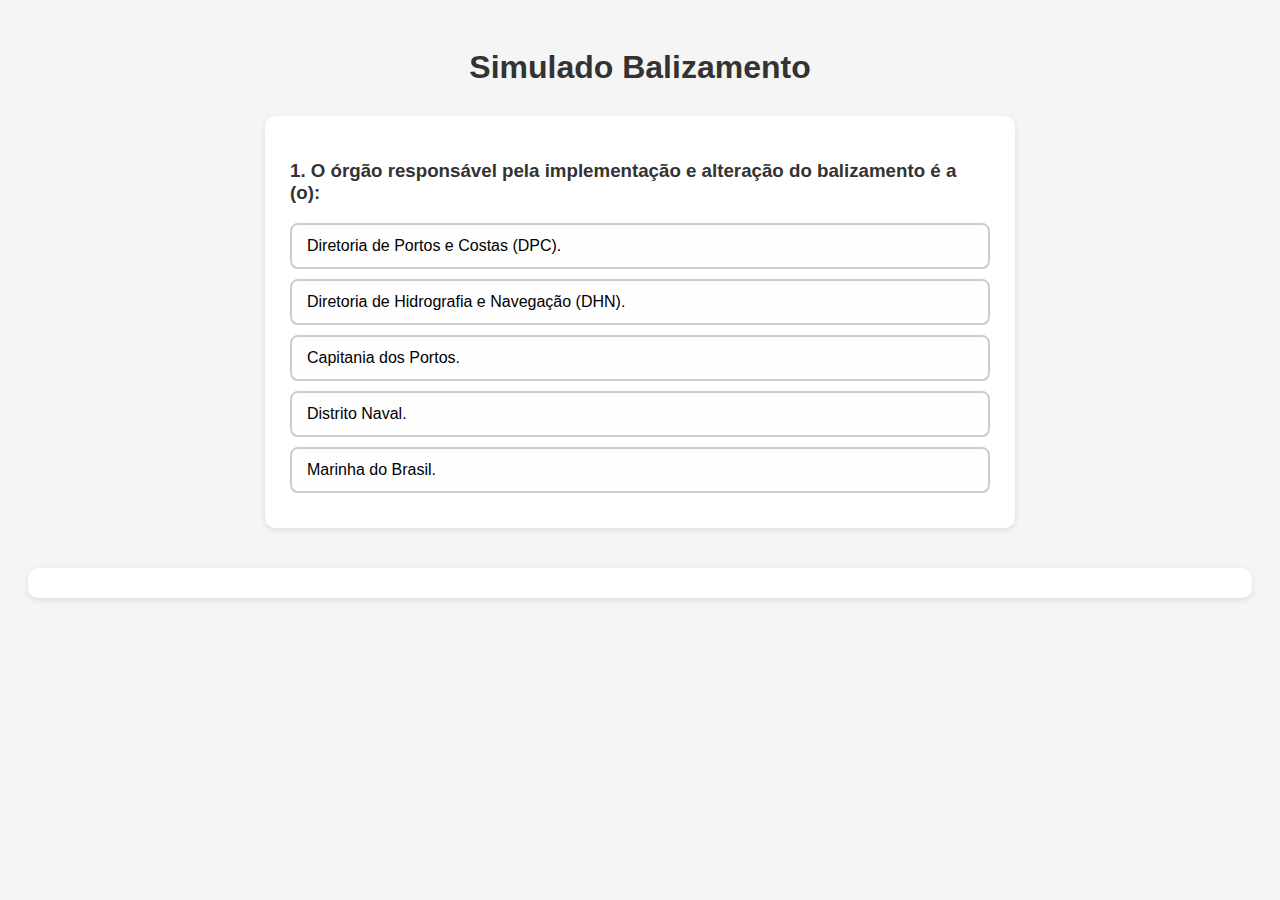
<file: simuladoBalizamento.html>
<!DOCTYPE html>
<html lang="pt-BR">
<head>
<meta charset="UTF-8">
<meta name="viewport" content="width=device-width, initial-scale=1.0">
<title>Simulado Balizamento - Interativo Passo a Passo</title>
<style>
    body {
        font-family: Arial, sans-serif;
        background-color: #f5f5f5;
        padding: 20px;
        color: #333;
    }
    h1 {
        text-align: center;
        margin-bottom: 30px;
    }
    .question-container {
        background-color: #fff;
        border-radius: 10px;
        padding: 25px;
        margin: 0 auto;
        max-width: 700px;
        box-shadow: 0 2px 6px rgba(0,0,0,0.1);
        transition: opacity 0.4s ease;
    }
    .options button {
        display: block;
        margin: 10px 0;
        padding: 12px 15px;
        width: 100%;
        text-align: left;
        cursor: pointer;
        border: 2px solid #ccc;
        border-radius: 8px;
        background-color: #fefefe;
        font-size: 16px;
        transition: all 0.3s ease;
    }
    .options button:hover:not(:disabled) {
        background-color: #e0f0ff;
    }
    .options button.correct {
        background-color: #4CAF50;
        color: white;
        border-color: #4CAF50;
    }
    .options button.wrong {
        background-color: #F44336;
        color: white;
        border-color: #F44336;
    }
    .options button:disabled {
        cursor: not-allowed;
        opacity: 0.85;
    }
    #nextBtn {
        margin-top: 20px;
        padding: 10px 20px;
        font-size: 16px;
        border-radius: 8px;
        border: none;
        background-color: #2196F3;
        color: white;
        cursor: pointer;
        display: none;
        transition: background-color 0.3s ease;
    }
    #nextBtn:hover {
        background-color: #0b7dda;
    }
    #resultado {
        margin-top: 40px;
        font-size: 22px;
        font-weight: bold;
        text-align: center;
        padding: 15px;
        background-color: #fff;
        border-radius: 10px;
        box-shadow: 0 2px 6px rgba(0,0,0,0.1);
    }
</style>
</head>
<body>

<h1>Simulado Balizamento</h1>

<div id="quiz-container" class="question-container"></div>
<button id="nextBtn">Próxima</button>
<div id="resultado"></div>

<script>
const questions = [
    {
        question: "O órgão responsável pela implementação e alteração do balizamento é a (o):",
        options: [
            "Diretoria de Portos e Costas (DPC).",
            "Diretoria de Hidrografia e Navegação (DHN).",
            "Capitania dos Portos.",
            "Distrito Naval.",
            "Marinha do Brasil."
        ],
        answer: 1
    },
    {
        question: "De quem é a competência de fiscalizar e executar a atividade de sinalização náutica e portanto, a quem se deve recorrer, caso seja detectado qualquer dano na mesma?",
        options: [
            "Diretoria de Hidrografia e Navegação.",
            "Diretoria de Portos e Costas.",
            "Tribunal Marítimo.",
            "Capitania dos Portos.",
            "Autoridade Portuária."
        ],
        answer: 3
    },
    {
        question: "A identificação dos sinais de balizamento durante o dia é feita por:",
        options: [
            "somente forma e cor.",
            "marca de tope, cor e tamanho.",
            "marca de tope, forma e cor.",
            "somente marca de tope e cor.",
            "forma, cor e número."
        ],
        answer: 2
    },
    {
        question: "A identificação dos sinais de balizamento, à noite, é feita por:",
        options: [
            "cores das luzes e número de repetições.",
            "número de repetições e brilho.",
            "marca de tope, forma e cor.",
            "ritmo de apresentação e cores das luzes.",
            "somente cor da luz."
        ],
        answer: 3
    },
    {
        question: "Quais os formatos das bóias laterais de canal?",
        options: [
            "retangular e cúbico.",
            "esférico e cúbico.",
            "cilíndrico, pilar, charuto ou cônico.",
            "quadrangular e esférico.",
            "triangular e retangular."
        ],
        answer: 2
    },
    {
        question: "As bóias do balizamento podem ser:",
        options: [
            "cegas ou luminosas.",
            "azuis e brancas.",
            "esféricas.",
            "sem marca de tope.",
            "apenas luminosas."
        ],
        answer: 0
    },
    {
        question: "A bóia cega:",
        options: [
            "emite luzes brancas.",
            "emite luzes amarelas.",
            "emite luzes intermitentes.",
            "emite luzes encarnadas.",
            "não emite luzes."
        ],
        answer: 4
    },
    {
        question: "A numeração do balizamento de canal segue a:",
        options: [
            "ordem crescente, a partir da entrada do canal.",
            "numeração decrescente, a partir da entrada do canal.",
            "ordem determinada pela administração do porto.",
            "ordem crescente, a partir da saída do canal.",
            "ordem alfabética."
        ],
        answer: 0
    },
    {
        question: "O sinal lateral de canal que fica a bombordo de quem entra no porto, tem a cor:",
        options: [
            "branca.",
            "encarnada.",
            "verde.",
            "preta e encarnada.",
            "preta."
        ],
        answer: 2
    },
    {
        question: "Para o navegante que vem do mar, o sinal lateral de boreste é indicado por uma luz de cor:",
        options: [
            "branca.",
            "verde.",
            "amarela.",
            "encarnada.",
            "azul."
        ],
        answer: 3
    },
    {
        question: "A bóia de bombordo emite luz, à noite, de cor:",
        options: [
            "encarnada.",
            "verde.",
            "branca.",
            "azul.",
            "amarela."
        ],
        answer: 0
    },
    {
        question: "O balizamento de canal preferencial tem as cores:",
        options: [
            "verde e amarela.",
            "preta e amarela.",
            "verde e encarnada.",
            "branca e preta.",
            "vermelha e branca."
        ],
        answer: 2
    },
    {
        question: "À noite, a cor da luz emitida pelo balizamento de canal preferencial a boreste é:",
        options: [
            "amarela.",
            "encarnada.",
            "branca.",
            "verde.",
            "azul."
        ],
        answer: 3
    },
    {
        question: "À noite, a cor da luz emitida pelo balizamento de canal preferencial a bombordo é:",
        options: [
            "amarela.",
            "encarnada.",
            "verde.",
            "branca.",
            "vermelha."
        ],
        answer: 1
    },
    {
        question: "Quando uma embarcação vem se aproximando de uma bifurcação de canal e se depara com um balizamento de duas cores, e sendo que foi verificado que a maior profundidade estava no canal a seu boreste, quais seriam as duas cores vistas pelo navegante?",
        options: [
            "encarnada, com uma faixa horizontal verde.",
            "preta e encarnada.",
            "preta e amarela.",
            "verde, com uma faixa horizontal encarnada.",
            "amarela e vermelha."
        ],
        answer: 3
    },
    {
        question: "O balizamento que indica águas seguras possui as cores:",
        options: [
            "preta e encarnada.",
            "branca e preta.",
            "encarnada e amarela.",
            "verde e encarnada.",
            "branca e encarnada."
        ],
        answer: 4
    },
    {
        question: "O balizamento que indica perigo isolado possui as cores:",
        options: [
            "branca e encarnada.",
            "preta e encarnada.",
            "verde e encarnada.",
            "branca e preta.",
            "vermelha e amarela."
        ],
        answer: 1
    },
    {
        question: "O balizamento, cujos sinais náuticos são chamados Sinais Cardinais, que indicam quais quadrantes que, a partir deles temos águas seguras, tem as cores:",
        options: [
            "branca e encarnada.",
            "preta e encarnada.",
            "preta e amarela.",
            "encarnada e amarela.",
            "verde e amarela."
        ],
        answer: 2
    },
    {
        question: "O sinal de perigo isolado serve para indicar a existência de:",
        options: [
            "perigo isolado ilimitado.",
            "pedra submersa.",
            "perigo isolado de tamanho limitado, cercado por águas navegáveis.",
            "perigo isolado não mencionado na carta náutica.",
            "qualquer tipo de obstáculo."
        ],
        answer: 2
    },
    {
        question: "Qual é o único caso em que utilizamos um balizamento dobrado, com dois sinais iguais?",
        options: [
            "novo perigo já registrado na carta náutica.",
            "uma pedra grande que obstrui o canal.",
            "um casco soçobrado há 10 anos.",
            "perigo isolado não registrado na carta náutica.",
            "em todos os casos de perigo."
        ],
        answer: 3
    }
];

let score = 0;
let currentIndex = 0;

const quizContainer = document.getElementById("quiz-container");
const nextBtn = document.getElementById("nextBtn");
const resultadoDiv = document.getElementById("resultado");

function showQuestion(index) {
    quizContainer.style.opacity = 0;
    setTimeout(() => {
        const q = questions[index];
        quizContainer.innerHTML = `<h3>${index + 1}. ${q.question}</h3><div class="options"></div>`;
        const optionsDiv = quizContainer.querySelector(".options");
        q.options.forEach((opt, i) => {
            const btn = document.createElement("button");
            btn.textContent = opt;
            btn.addEventListener("click", () => selectAnswer(btn, i, q.answer));
            optionsDiv.appendChild(btn);
        });
        quizContainer.style.opacity = 1;
        nextBtn.style.display = "none";
    }, 200);
}

function selectAnswer(button, selected, correct) {
    const buttons = quizContainer.querySelectorAll("button");
    buttons.forEach(b => b.disabled = true);

    if (selected === correct) {
        button.classList.add("correct");
        score++;
    } else {
        button.classList.add("wrong");
        buttons[correct].classList.add("correct");
    }
    nextBtn.style.display = "block";
}

nextBtn.addEventListener("click", () => {
    currentIndex++;
    if (currentIndex < questions.length) {
        showQuestion(currentIndex);
    } else {
        quizContainer.style.display = "none";
        nextBtn.style.display = "none";
        resultadoDiv.textContent = `Você acertou ${score} de ${questions.length} questões.`;
    }
});

// Inicializa o quiz
showQuestion(currentIndex);
</script>

</body>
</html>
</file>
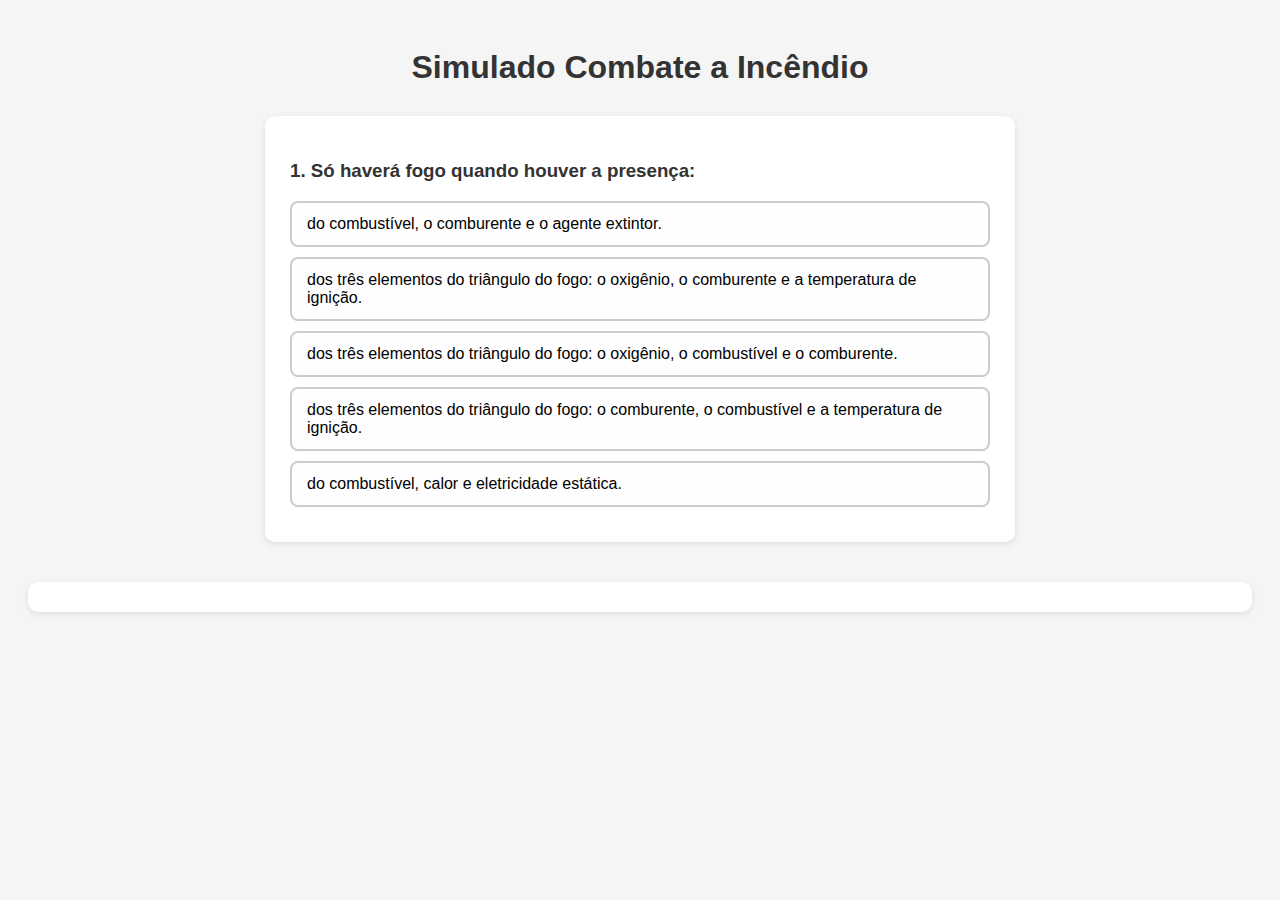
<file: simuladoCAV.html>
<!DOCTYPE html>
<html lang="pt-BR">
<head>
<meta charset="UTF-8">
<meta name="viewport" content="width=device-width, initial-scale=1.0">
<title>Simulado Combate a Incêndio - Interativo Passo a Passo</title>
<style>
    body {
        font-family: Arial, sans-serif;
        background-color: #f5f5f5;
        padding: 20px;
        color: #333;
    }
    h1 {
        text-align: center;
        margin-bottom: 30px;
    }
    .question-container {
        background-color: #fff;
        border-radius: 10px;
        padding: 25px;
        margin: 0 auto;
        max-width: 700px;
        box-shadow: 0 2px 6px rgba(0,0,0,0.1);
        transition: opacity 0.4s ease;
    }
    .options button {
        display: block;
        margin: 10px 0;
        padding: 12px 15px;
        width: 100%;
        text-align: left;
        cursor: pointer;
        border: 2px solid #ccc;
        border-radius: 8px;
        background-color: #fefefe;
        font-size: 16px;
        transition: all 0.3s ease;
    }
    .options button:hover:not(:disabled) {
        background-color: #e0f0ff;
    }
    .options button.correct {
        background-color: #4CAF50;
        color: white;
        border-color: #4CAF50;
    }
    .options button.wrong {
        background-color: #F44336;
        color: white;
        border-color: #F44336;
    }
    .options button:disabled {
        cursor: not-allowed;
        opacity: 0.85;
    }
    #nextBtn {
        margin-top: 20px;
        padding: 10px 20px;
        font-size: 16px;
        border-radius: 8px;
        border: none;
        background-color: #2196F3;
        color: white;
        cursor: pointer;
        display: none;
        transition: background-color 0.3s ease;
    }
    #nextBtn:hover {
        background-color: #0b7dda;
    }
    #resultado {
        margin-top: 40px;
        font-size: 22px;
        font-weight: bold;
        text-align: center;
        padding: 15px;
        background-color: #fff;
        border-radius: 10px;
        box-shadow: 0 2px 6px rgba(0,0,0,0.1);
    }
</style>
</head>
<body>

<h1>Simulado Combate a Incêndio</h1>

<div id="quiz-container" class="question-container"></div>
<button id="nextBtn">Próxima</button>
<div id="resultado"></div>

<script>
const questions = [
    {
        question: "Só haverá fogo quando houver a presença:",
        options: [
            "do combustível, o comburente e o agente extintor.",
            "dos três elementos do triângulo do fogo: o oxigênio, o comburente e a temperatura de ignição.",
            "dos três elementos do triângulo do fogo: o oxigênio, o combustível e o comburente.",
            "dos três elementos do triângulo do fogo: o comburente, o combustível e a temperatura de ignição.",
            "do combustível, calor e eletricidade estática."
        ],
        answer: 3
    },
    {
        question: "A combustão é:",
        options: [
            "a queima de substâncias sólidas, líquidas ou gasosas, na presença de ar atmosférico (oxigênio).",
            "a queima de substâncias combustíveis, na presença de altas temperaturas ambientes.",
            "a reação de combustível e oxigênio, ao se encontrarem.",
            "reação química simples, geralmente uma oxigenação entre comburente (oxigênio) e a temperatura de ignição.",
            "apenas a queima de materiais sólidos com chama visível."
        ],
        answer: 0
    },
    {
        question: "O que vem a ser o combustível?",
        options: [
            "elemento que reage com outros, para evitar a combustão.",
            "elemento da natureza capaz de se queimar na presença de oxigênio.",
            "elemento que oferece risco de explodir.",
            "elemento natural, que gera altas temperaturas, ao entrar em contato com o ar atmosférico.",
            "substância que sempre está no estado líquido."
        ],
        answer: 1
    },
    {
        question: "Um exemplo de combustível sem comburente em sua estrutura molecular é o (a):",
        options: [
            "madeira.",
            "metal combustível.",
            "carbono.",
            "oxigênio.",
            "água."
        ],
        answer: 2
    },
    {
        question: "São considerados combustíveis voláteis:",
        options: [
            "óleo combustível e éter.",
            "óleo de linhaça e álcool.",
            "óleo combustível e óleo de linhaça.",
            "éter e benzina.",
            "madeira e carvão."
        ],
        answer: 3
    },
    {
        question: "O comburente é um elemento da natureza que reage com as substâncias para gerar a combustão e pode ser:",
        options: [
            "sólido.",
            "um líquido na atmosfera.",
            "o oxigênio.",
            "um agente extintor.",
            "apenas gasoso."
        ],
        answer: 2
    },
    {
        question: "É a temperatura ideal para inflamar os gases que estejam se desprendendo de um combustível, só com a presença do comburente:",
        options: [
            "ponto de fulgor.",
            "ponto de combustão.",
            "ponto de ebulição.",
            "ponto de ignição.",
            "ponto de fusão."
        ],
        answer: 3
    },
    {
        question: "A temperatura do combustível, acima da qual ele desprende gases em quantidade suficiente para serem inflamados por uma fonte externa de calor e continuarem queimando, mesmo quando retirada esta fonte chama-se:",
        options: [
            "ponto de ebulição.",
            "ponto de fulgor.",
            "ponto de ignição.",
            "ponto de combustão.",
            "ponto de vaporização."
        ],
        answer: 3
    },
    {
        question: "Quais são os 3 métodos de transmissão de calor?",
        options: [
            "radiação, condução e expansão.",
            "irradiação, condução e convecção.",
            "radiação, expansão e convecção.",
            "irradiação, radiação e convecção.",
            "condução, convecção e ebulição."
        ],
        answer: 1
    },
    {
        question: "Os agentes extintores são as substâncias que:",
        options: [
            "auxiliam o controle de vazamentos a bordo.",
            "extinguem incêndios.",
            "que alimentam as chamas.",
            "formam os três lados do triângulo do fogo.",
            "aumentam a temperatura de ignição."
        ],
        answer: 1
    },
    {
        question: "São equipamentos de combate a incêndio mais comumente encontrados a bordo das embarcações de esporte e recreio:",
        options: [
            "mangueira e esguichos.",
            "sistemas fixos de CO₂.",
            "sprinklers.",
            "extintores portáteis.",
            "hidrantes pressurizados."
        ],
        answer: 3
    },
    {
        question: "São agentes extintores:",
        options: [
            "cobertores, gás hélio e CO₂.",
            "espuma, água e benzina.",
            "água, CO₂ e espuma.",
            "gás hélio e gasolina.",
            "areia e pó químico seco."
        ],
        answer: 2
    },
    {
        question: "Extintores portáteis são equipamentos de:",
        options: [
            "combate a incêndio, que utilizam os agentes extintores para apagar o fogo.",
            "combate a incêndio que utilizam o comburente para apagar o fogo.",
            "apoio ao controle de avarias.",
            "extinção de incêndios, somente da Classe 'A'.",
            "uso exclusivo em ambientes industriais."
        ],
        answer: 0
    },
    {
        question: "O incêndio da Classe 'A' ocorre em:",
        options: [
            "materiais líquidos inflamáveis.",
            "materiais sólidos inflamáveis.",
            "gases.",
            "materiais elétricos energizados.",
            "metais combustíveis."
        ],
        answer: 1
    },
    {
        question: "Extintores de incêndio da Classe 'A' são identificados por:",
        options: [
            "um quadrado vermelho.",
            "uma estrela vermelha.",
            "um círculo azul.",
            "um triângulo verde.",
            "uma letra 'A' branca em fundo verde."
        ],
        answer: 3
    },
    {
        question: "O extintor de água deve ser utilizado no combate a incêndios em:",
        options: [
            "equipamentos e redes elétricas.",
            "materiais líquidos inflamáveis.",
            "materiais sólidos inflamáveis.",
            "paióis de tinta.",
            "motores e geradores."
        ],
        answer: 2
    },
    {
        question: "Explique o motivo de não se utilizar água salgada quando ocorrer incêndios da Classe 'C'?",
        options: [
            "espalha as chamas.",
            "devido ao calor das chamas irá virar vapor e gerar gases altamente tóxicos.",
            "poderá indisponibilizar os circuitos elétricos, piorando a situação.",
            "não apaga o incêndio.",
            "pode causar explosão."
        ],
        answer: 2
    },
    {
        question: "Em que tipo de incêndio o extintor de água é contraindicado:",
        options: [
            "classes A e D.",
            "somente Classe 'A'.",
            "classes A e B.",
            "somente Classe 'B'.",
            "classes B e C."
        ],
        answer: 4
    },
    {
        question: "O incêndio da Classe 'B' é o:",
        options: [
            "que ocorre em metais combustíveis.",
            "que ocorre na presença de agente extintor.",
            "que ocorre em materiais sólidos inflamáveis.",
            "que ocorre em materiais elétricos.",
            "que ocorre em líquidos inflamáveis."
        ],
        answer: 4
    },
    {
        question: "Os extintores de espuma são utilizados em:",
        options: [
            "incêndios da Classe 'A'.",
            "incêndios em líquidos inflamáveis.",
            "incêndios em materiais elétricos energizados.",
            "incêndios em metais combustíveis.",
            "todos os tipos de incêndio."
        ],
        answer: 1
    }
];

let score = 0;
let currentIndex = 0;

const quizContainer = document.getElementById("quiz-container");
const nextBtn = document.getElementById("nextBtn");
const resultadoDiv = document.getElementById("resultado");

function showQuestion(index) {
    quizContainer.style.opacity = 0;
    setTimeout(() => {
        const q = questions[index];
        quizContainer.innerHTML = `<h3>${index + 1}. ${q.question}</h3><div class="options"></div>`;
        const optionsDiv = quizContainer.querySelector(".options");
        q.options.forEach((opt, i) => {
            const btn = document.createElement("button");
            btn.textContent = opt;
            btn.addEventListener("click", () => selectAnswer(btn, i, q.answer));
            optionsDiv.appendChild(btn);
        });
        quizContainer.style.opacity = 1;
        nextBtn.style.display = "none";
    }, 200);
}

function selectAnswer(button, selected, correct) {
    const buttons = quizContainer.querySelectorAll("button");
    buttons.forEach(b => b.disabled = true);

    if (selected === correct) {
        button.classList.add("correct");
        score++;
    } else {
        button.classList.add("wrong");
        buttons[correct].classList.add("correct");
    }
    nextBtn.style.display = "block";
}

nextBtn.addEventListener("click", () => {
    currentIndex++;
    if (currentIndex < questions.length) {
        showQuestion(currentIndex);
    } else {
        quizContainer.style.display = "none";
        nextBtn.style.display = "none";
        resultadoDiv.textContent = `Você acertou ${score} de ${questions.length} questões.`;
    }
});

// Inicializa o quiz
showQuestion(currentIndex);
</script>

</body>
</html>
</file>
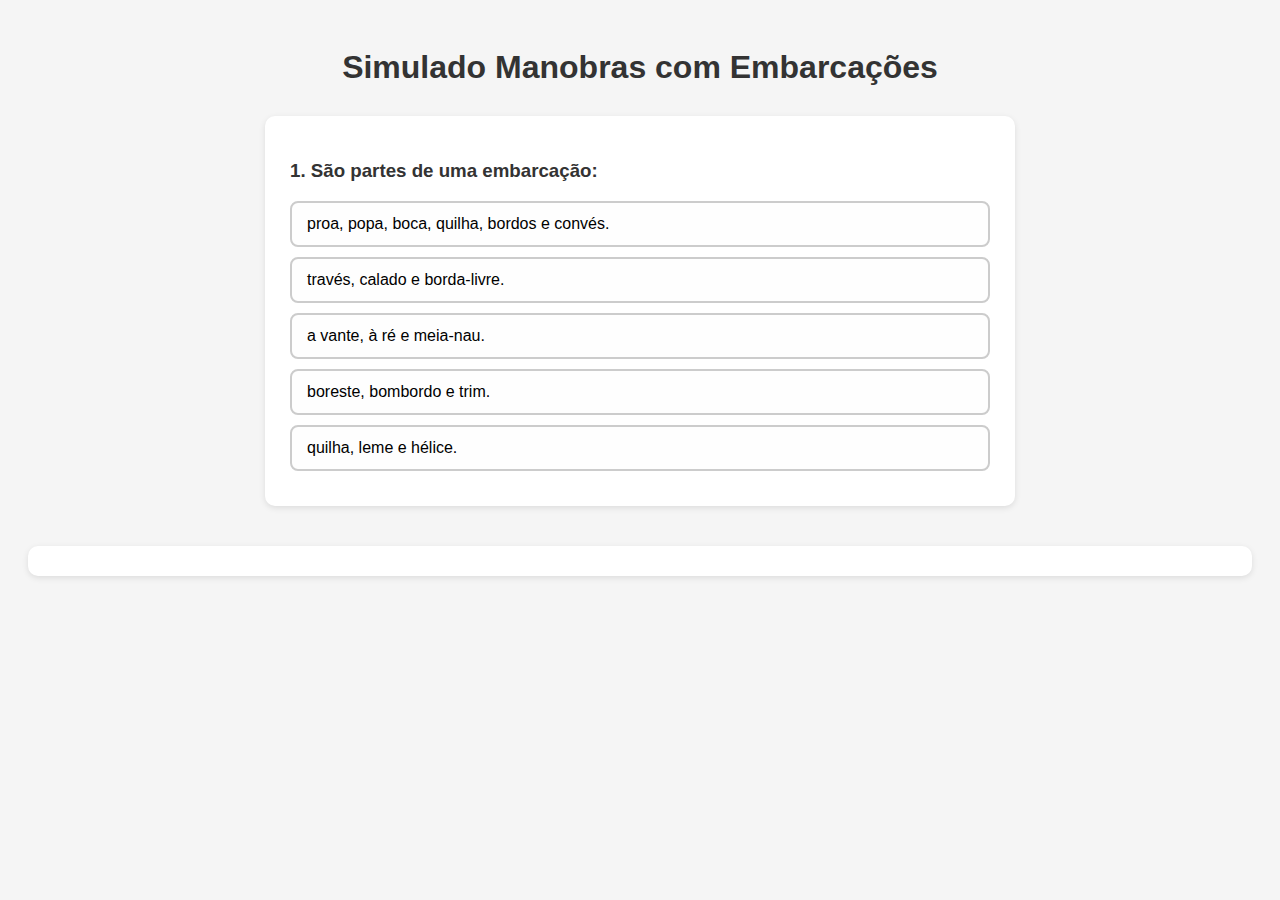
<file: simuladoManobras.html>
<!DOCTYPE html>
<html lang="pt-BR">
<head>
<meta charset="UTF-8">
<meta name="viewport" content="width=device-width, initial-scale=1.0">
<title>Simulado Manobras com Embarcações - Interativo Passo a Passo</title>
<style>
    body {
        font-family: Arial, sans-serif;
        background-color: #f5f5f5;
        padding: 20px;
        color: #333;
    }
    h1 {
        text-align: center;
        margin-bottom: 30px;
    }
    .question-container {
        background-color: #fff;
        border-radius: 10px;
        padding: 25px;
        margin: 0 auto;
        max-width: 700px;
        box-shadow: 0 2px 6px rgba(0,0,0,0.1);
        transition: opacity 0.4s ease;
    }
    .options button {
        display: block;
        margin: 10px 0;
        padding: 12px 15px;
        width: 100%;
        text-align: left;
        cursor: pointer;
        border: 2px solid #ccc;
        border-radius: 8px;
        background-color: #fefefe;
        font-size: 16px;
        transition: all 0.3s ease;
    }
    .options button:hover:not(:disabled) {
        background-color: #e0f0ff;
    }
    .options button.correct {
        background-color: #4CAF50;
        color: white;
        border-color: #4CAF50;
    }
    .options button.wrong {
        background-color: #F44336;
        color: white;
        border-color: #F44336;
    }
    .options button:disabled {
        cursor: not-allowed;
        opacity: 0.85;
    }
    #nextBtn {
        margin-top: 20px;
        padding: 10px 20px;
        font-size: 16px;
        border-radius: 8px;
        border: none;
        background-color: #2196F3;
        color: white;
        cursor: pointer;
        display: none;
        transition: background-color 0.3s ease;
    }
    #nextBtn:hover {
        background-color: #0b7dda;
    }
    #resultado {
        margin-top: 40px;
        font-size: 22px;
        font-weight: bold;
        text-align: center;
        padding: 15px;
        background-color: #fff;
        border-radius: 10px;
        box-shadow: 0 2px 6px rgba(0,0,0,0.1);
    }
</style>
</head>
<body>

<h1>Simulado Manobras com Embarcações</h1>

<div id="quiz-container" class="question-container"></div>
<button id="nextBtn">Próxima</button>
<div id="resultado"></div>

<script>
const questions = [
    {
        question: "São partes de uma embarcação:",
        options: [
            "proa, popa, boca, quilha, bordos e convés.",
            "través, calado e borda-livre.",
            "a vante, à ré e meia-nau.",
            "boreste, bombordo e trim.",
            "quilha, leme e hélice."
        ],
        answer: 0
    },
    {
        question: "Qual das correlações abaixo está totalmente correta?",
        options: [
            "boreste - lado direito da embarcação, bombordo - lado esquerdo da embarcação, a vante - fica na frente, à ré - fica atrás.",
            "boreste - lado esquerdo da embarcação, bombordo - lado direito da embarcação, a vante - fica na frente, à ré - fica atrás.",
            "través - ao lado da embarcação, a vante - parte da frente da embarcação, à ré - parte de trás da embarcação.",
            "través - bordos da embarcação, boreste - lado direito da embarcação, bombordo - lado esquerdo da embarcação.",
            "a vante - popa, à ré - proa, boreste - esquerdo, bombordo - direito."
        ],
        answer: 0
    },
    {
        question: "A distância vertical da superfície da água até o pavimento principal de um navio, medida em qualquer parte da embarcação chama-se:",
        options: [
            "obras mortas.",
            "calado.",
            "obras vivas.",
            "borda livre.",
            "franco-bordo."
        ],
        answer: 3
    },
    {
        question: "São partes do leme:",
        options: [
            "cabeça, corpo e dobradiças.",
            "madre, cana e porta.",
            "corpo, anete e cepo.",
            "cabeça, anete e haste.",
            "pá, eixo e suporte."
        ],
        answer: 1
    },
    {
        question: "Com relação ao hélice, podemos dizer que é uma:",
        options: [
            "estrutura metálica, que possui pás e serve para movimentar a embarcação através de seu próprio giro, acoplado através de um eixo longitudinal a um motor.",
            "estrutura metálica, que possui pás e serve para impulsionar a embarcação, através de seu eixo longitudinal.",
            "estrutura metálica, que possui pás laterais, que formam uma cavitação longitudinal, que impulsiona o leme para movimentar a embarcação.",
            "estrutura metálica, capaz de girar no seu eixo, e movimentar a embarcação no sentido dos bordos, para atracá-la ou desatracá-la.",
            "estrutura fixa que direciona o fluxo de água para movimentar a embarcação."
        ],
        answer: 0
    },
    {
        question: "É um fator que não altera as condições de manobra da embarcação:",
        options: [
            "tipo de leme.",
            "condições do vento.",
            "temperatura da água.",
            "número de propulsores.",
            "condições de corrente."
        ],
        answer: 2
    },
    {
        question: "O que são espias e para que servem?",
        options: [
            "são cabos de amarração usados na faina de atracar uma embarcação.",
            "são cabos de fibra vegetal ou sintética, que servem para prender a embarcação a uma bóia ou a outra embarcação.",
            "são cabos de aço ou ferro, que servem para fundear a embarcação.",
            "são retinidas, que servem para conduzir os cabos de amarração.",
            "são cabos de segurança usados em situações de emergência."
        ],
        answer: 0
    },
    {
        question: "Os cabos principais de amarração de uma embarcação são chamados de:",
        options: [
            "lançantes, espringues e traveses.",
            "lançantes de proa e de popa e traveses.",
            "espringues de proa e de popa e retinidas.",
            "lançantes, espringues e retinidas.",
            "traveses, retinidas e amarras."
        ],
        answer: 0
    },
    {
        question: "Qual é a espia que serve para amarrar a embarcação, saindo perpendicularmente ao cais?",
        options: [
            "lançante de proa.",
            "espringue de popa.",
            "través.",
            "retinida.",
            "amarra de centro."
        ],
        answer: 2
    },
    {
        question: "Qual é a espia que serve para amarrar a embarcação, não deixando que caia para vante?",
        options: [
            "lançante de proa.",
            "lançante de popa.",
            "retinida.",
            "espringue de popa.",
            "través de proa."
        ],
        answer: 1
    },
    {
        question: "Para atracar deve-se, em regra geral, manobrar da seguinte forma:",
        options: [
            "aproximar do cais, num ângulo de 90º, de modo a passar um cabo de proa, logo que possa, colocando o leme para o bordo do cais, para deslocar a popa para este.",
            "aproximar do cais, num angulo de 45º, de modo a passar um cabo de proa logo que possa, colocando o leme para o bordo oposto ao do cais, para deslocar a popa para este.",
            "aproximar do cais, num ângulo de 90º, de modo a passar um cabo de proa logo que possa, colocando o leme para o bordo oposto ao do cais, para deslocar a popa para este.",
            "aproximar do cais, em qualquer ângulo, desde que, sem seguimento, guinando-se a popa para o cais e passando o cabo de ré.",
            "aproximar paralelamente ao cais com velocidade reduzida."
        ],
        answer: 1
    },
    {
        question: "Numa atracação de uma embarcação de dois hélices, deve-se aproximar do cais com:",
        options: [
            "um ângulo de 45º sobre o cais, com seguimento.",
            "um ângulo de 90º sobre o cais, com seguimento reduzido.",
            "um ângulo de 10º a 20º, sem seguimento.",
            "um ângulo de 45º, com seguimento reduzido.",
            "um ângulo de 10º a 20º, com seguimento reduzido."
        ],
        answer: 4
    },
    {
        question: "Havendo corrente no local que vai atracar uma lancha, devemos aproveitar seu efeito e:",
        options: [
            "atracar a favor da corrente, para aproveitar seu efeito de encostar a embarcação ao cais.",
            "atracar com um cabo dizendo para vante e outro dizendo para ré.",
            "atracar contra a corrente, passando um cabo dizendo para vante e outro para ré.",
            "esperar a corrente cessar, para evitar seu efeito, que é prejudicial a manobra de atracação.",
            "atracar perpendicularmente à corrente."
        ],
        answer: 2
    },
    {
        question: "Numa atracação, com vento ou corrente perpendicular ao cais, com aproximação a barlavento, deve-se aproximar com a embarcação:",
        options: [
            "paralela ao cais, com muito seguimento.",
            "paralela ao cais, com pouco seguimento.",
            "com ângulo de 90º com o cais.",
            "com muito seguimento e pouca inclinação ao cais.",
            "com ângulo de 45º e velocidade moderada."
        ],
        answer: 1
    },
    {
        question: "Numa atracação, com vento ou corrente perpendicular ao cais, com aproximação a sotavento, deve-se aproximar com a embarcação:",
        options: [
            "paralela ao cais, com muito seguimento.",
            "paralela ao cais, com pouco seguimento.",
            "com um ângulo aproximado de 45º com o cais.",
            "com um ângulo de 90º com o cais.",
            "contra o vento ou corrente."
        ],
        answer: 2
    },
    {
        question: "Numa atracação com vento ou corrente paralelos ao cais, deverei aproximar com o navio:",
        options: [
            "a favor do que predominar e paralelo ao cais.",
            "sempre contrário ao vento ou corrente, com ângulo agudo ao cais.",
            "com ângulo agudo ao cais e pouco seguimento.",
            "a favor da corrente ou vento e com pouco seguimento.",
            "perpendicular ao cais independente das condições."
        ],
        answer: 1
    },
    {
        question: "Para desatracar a embarcação devemos:",
        options: [
            "largar os cabos de vante e abrir a proa dando máquina adiante, para folgar os cabos de ré.",
            "largar os cabos de ré, procurando manobrar para abrir a popa e, com o motor dando atrás, aproveitar o efeito do leme para afastar a popa e então largar os cabos de vante.",
            "largar os cabos de ré, procurando utilizar os cabos de vante para abrir a popa com máquina adiante toda a força.",
            "largar todos os cabos e dar máquina adiante toda a força, para sair rapidamente do cais.",
            "largar primeiro os cabos centrais e depois as extremidades."
        ],
        answer: 1
    },
    {
        question: "Com corrente de proa minha desatracação se processa:",
        options: [
            "folgando primeiro os cabos de vante mantendo os de ré apertados.",
            "folgando primeiro os cabos de ré e mantendo os de vante apertados.",
            "folgando todos os cabos e largando a embarcação ao efeito da corrente.",
            "espera-se o efeito da corrente cessar, para iniciar a manobra de desatracação.",
            "folgando apenas os cabos laterais."
        ],
        answer: 0
    },
    {
        question: "Para se largar do cais, sem vento e sem corrente, deverei:",
        options: [
            "largar todas as espias do cais e dar máquina adiante devagar.",
            "com leme a meio e máquina devagar à ré, largar todas as espias exceto a de vante.",
            "largar todas as espias e dar atrás com a máquina, com leme a meio.",
            "com leme contrário ao cais e máquina devagar adiante, largar todas as espias, exceto a de ré, que esteja dizendo para vante.",
            "largar todas as espias simultaneamente e acelerar rapidamente."
        ],
        answer: 3
    },
    {
        question: "Para se largar de um cais, com vento e corrente pela proa, deverei:",
        options: [
            "largar todas as espias, exceto a que diz para vante, na popa, mantendo o leme contrário ao cais.",
            "largar todas as espias e manter o leme a meio.",
            "largar todas as espias, exceto a que diz para vante, na proa, mantendo o leme a meio.",
            "largar todas as espias, exceto a que diz para ré, na popa, mantendo o leme contrário ao cais.",
            "largar todas as espias e usar apenas o motor para manobrar."
        ],
        answer: 0
    }
];

let score = 0;
let currentIndex = 0;

const quizContainer = document.getElementById("quiz-container");
const nextBtn = document.getElementById("nextBtn");
const resultadoDiv = document.getElementById("resultado");

function showQuestion(index) {
    quizContainer.style.opacity = 0;
    setTimeout(() => {
        const q = questions[index];
        quizContainer.innerHTML = `<h3>${index + 1}. ${q.question}</h3><div class="options"></div>`;
        const optionsDiv = quizContainer.querySelector(".options");
        q.options.forEach((opt, i) => {
            const btn = document.createElement("button");
            btn.textContent = opt;
            btn.addEventListener("click", () => selectAnswer(btn, i, q.answer));
            optionsDiv.appendChild(btn);
        });
        quizContainer.style.opacity = 1;
        nextBtn.style.display = "none";
    }, 200);
}

function selectAnswer(button, selected, correct) {
    const buttons = quizContainer.querySelectorAll("button");
    buttons.forEach(b => b.disabled = true);

    if (selected === correct) {
        button.classList.add("correct");
        score++;
    } else {
        button.classList.add("wrong");
        buttons[correct].classList.add("correct");
    }
    nextBtn.style.display = "block";
}

nextBtn.addEventListener("click", () => {
    currentIndex++;
    if (currentIndex < questions.length) {
        showQuestion(currentIndex);
    } else {
        quizContainer.style.display = "none";
        nextBtn.style.display = "none";
        resultadoDiv.textContent = `Você acertou ${score} de ${questions.length} questões.`;
    }
});

// Inicializa o quiz
showQuestion(currentIndex);
</script>

</body>
</html>
</file>
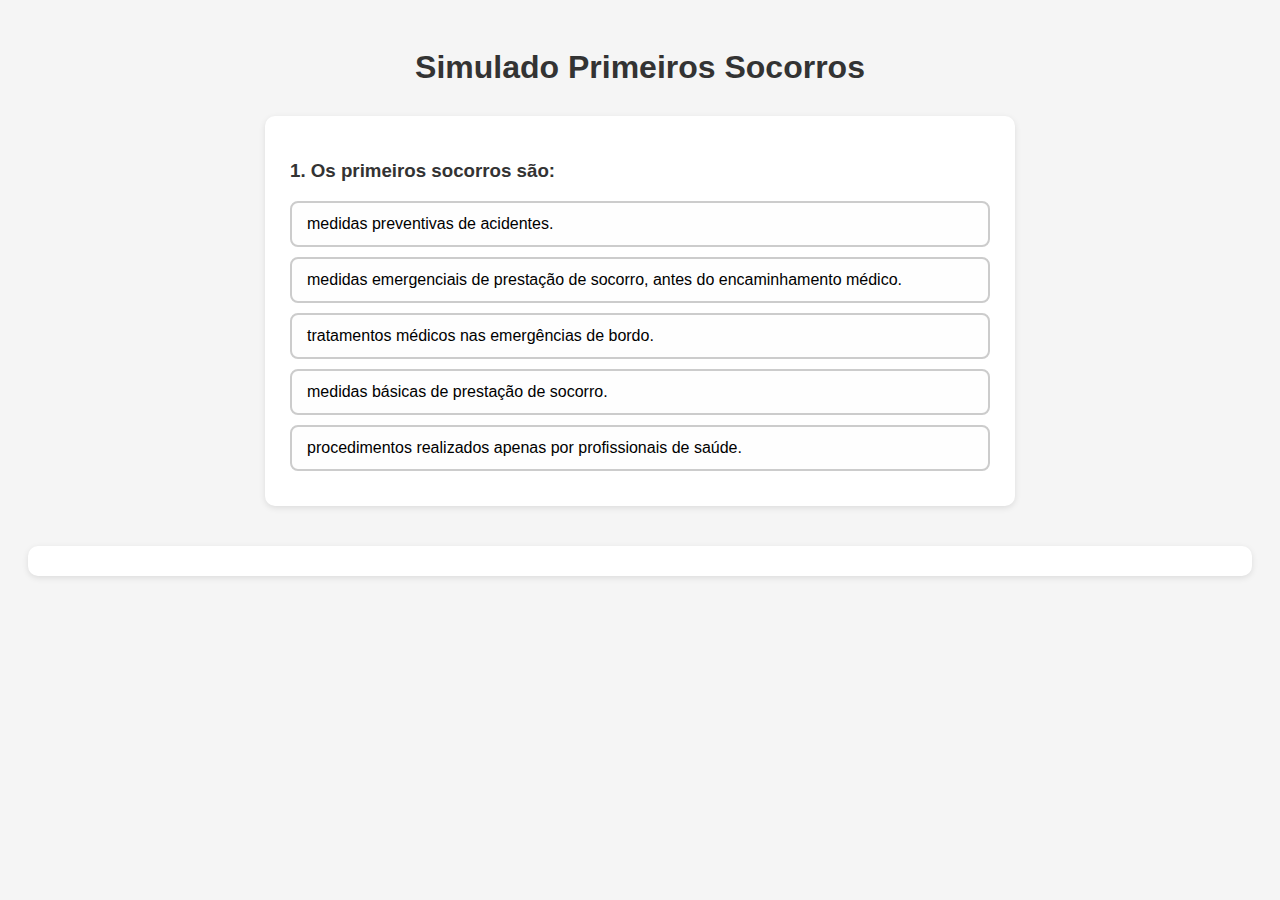
<file: simuladoPRISOC.html>
<!DOCTYPE html>
<html lang="pt-BR">
<head>
<meta charset="UTF-8">
<meta name="viewport" content="width=device-width, initial-scale=1.0">
<title>Simulado Primeiros Socorros - Interativo Passo a Passo</title>
<style>
    body {
        font-family: Arial, sans-serif;
        background-color: #f5f5f5;
        padding: 20px;
        color: #333;
    }
    h1 {
        text-align: center;
        margin-bottom: 30px;
    }
    .question-container {
        background-color: #fff;
        border-radius: 10px;
        padding: 25px;
        margin: 0 auto;
        max-width: 700px;
        box-shadow: 0 2px 6px rgba(0,0,0,0.1);
        transition: opacity 0.4s ease;
    }
    .options button {
        display: block;
        margin: 10px 0;
        padding: 12px 15px;
        width: 100%;
        text-align: left;
        cursor: pointer;
        border: 2px solid #ccc;
        border-radius: 8px;
        background-color: #fefefe;
        font-size: 16px;
        transition: all 0.3s ease;
    }
    .options button:hover:not(:disabled) {
        background-color: #e0f0ff;
    }
    .options button.correct {
        background-color: #4CAF50;
        color: white;
        border-color: #4CAF50;
    }
    .options button.wrong {
        background-color: #F44336;
        color: white;
        border-color: #F44336;
    }
    .options button:disabled {
        cursor: not-allowed;
        opacity: 0.85;
    }
    #nextBtn {
        margin-top: 20px;
        padding: 10px 20px;
        font-size: 16px;
        border-radius: 8px;
        border: none;
        background-color: #2196F3;
        color: white;
        cursor: pointer;
        display: none;
        transition: background-color 0.3s ease;
    }
    #nextBtn:hover {
        background-color: #0b7dda;
    }
    #resultado {
        margin-top: 40px;
        font-size: 22px;
        font-weight: bold;
        text-align: center;
        padding: 15px;
        background-color: #fff;
        border-radius: 10px;
        box-shadow: 0 2px 6px rgba(0,0,0,0.1);
    }
</style>
</head>
<body>

<h1>Simulado Primeiros Socorros</h1>

<div id="quiz-container" class="question-container"></div>
<button id="nextBtn">Próxima</button>
<div id="resultado"></div>

<script>
const questions = [
    {
        question: "Os primeiros socorros são:",
        options: [
            "medidas preventivas de acidentes.",
            "medidas emergenciais de prestação de socorro, antes do encaminhamento médico.",
            "tratamentos médicos nas emergências de bordo.",
            "medidas básicas de prestação de socorro.",
            "procedimentos realizados apenas por profissionais de saúde."
        ],
        answer: 1
    },
    {
        question: "O fator primordial dos primeiros socorros é não deixar a vítima:",
        options: [
            "perder a temperatura do corpo e mantê-la agasalhada.",
            "perder muito sangue e a consciência.",
            "sofrer intermação.",
            "entrar em estado de choque.",
            "se mover sem assistência."
        ],
        answer: 3
    },
    {
        question: "Quais são os sinais vitais que devem ser observados em uma vítima acidentada e inconsciente?",
        options: [
            "respiração e batimentos cardíacos.",
            "batimentos cardíacos e ferimentos.",
            "respiração e cor da pele.",
            "batimentos cardíacos e cor da pele.",
            "temperatura corporal e pressão arterial."
        ],
        answer: 0
    },
    {
        question: "Quando por ocasião de um acidente a bordo, o acidentado não estiver respirando, devo proceder:",
        options: [
            "uma massagem cardíaca externa.",
            "uma respiração boca a boca.",
            "uma verificação nas meninas dos olhos.",
            "um aquecimento no corpo.",
            "a administração de oxigênio."
        ],
        answer: 1
    },
    {
        question: "Ao prestar os primeiros socorros em uma vítima gravemente acidentada em um navio, o que deve ser feito em primeiro lugar:",
        options: [
            "aplicar um analgésico.",
            "verificar os batimentos cardíacos.",
            "verificar se possui queimaduras.",
            "verificar se a vítima está respirando.",
            "verificar se há sangramento visível."
        ],
        answer: 3
    },
    {
        question: "Para se realizar a respiração boca a boca, eu devo proceder antes, que verificação?",
        options: [
            "se a vítima está com pulso fraco.",
            "se a vítima está com o coração batendo.",
            "se a vítima está em uma posição adequada para iniciar a respiração artificial.",
            "se existem corpos estranhos na sua boca.",
            "se a vítima está consciente."
        ],
        answer: 3
    },
    {
        question: "Na respiração boca a boca, eu sempre devo:",
        options: [
            "deixar a cabeça da vítima na posição lateral.",
            "deixar a cabeça da vítima na posição normal.",
            "deixar a cabeça da vítima voltada para trás.",
            "deixar a cabeça da vítima voltada para frente.",
            "deixar a cabeça da vítima inclinada para o lado."
        ],
        answer: 2
    },
    {
        question: "Qual a frequência de sopros por minuto, numa respiração boca a boca?",
        options: [
            "20 a 30.",
            "15 a 20.",
            "5 a 10.",
            "10 a 15.",
            "30 a 40."
        ],
        answer: 3
    },
    {
        question: "Numa respiração boca a boca, quando não conseguimos insuflar ar pela boca, devemos:",
        options: [
            "fazer a traqueostomia.",
            "forçar a entrada do ar pela boca.",
            "insuflar o ar pelo nariz.",
            "pressionar o peito do acidentado.",
            "interromper o procedimento."
        ],
        answer: 2
    },
    {
        question: "Em caso de um acidente com várias vítimas a bordo, em razão da urgência, qual vítima deve ser atendida primeiro?",
        options: [
            "com hemorragia.",
            "com a perna quebrada.",
            "com parada respiratória.",
            "com queimaduras.",
            "com fraturas expostas."
        ],
        answer: 2
    },
    {
        question: "Caso seja verificado que, após ter feito a respiração boca a boca, o coração da vítima ainda não está batendo, o procedimento correto será:",
        options: [
            "continuar a respiração até ela respirar sozinha.",
            "fazer massagem cardíaca externa.",
            "aquecer a vítima.",
            "esperar alguns segundos e verificar novamente.",
            "administrar medicamentos cardíacos."
        ],
        answer: 1
    },
    {
        question: "Caso o coração da vítima de um acidente a bordo, não esteja batendo, eu devo iniciar:",
        options: [
            "massagem cardíaca externa.",
            "a respiração boca a boca.",
            "a traqueostomia.",
            "o aquecimento do corpo.",
            "a desfibrilação manual."
        ],
        answer: 0
    },
    {
        question: "Qual a frequência ideal de compressão e descompressão do peito, na massagem cardíaca?",
        options: [
            "30 vezes por minuto.",
            "60 vezes por minuto.",
            "60 vezes por segundo.",
            "Até 100 vezes por minuto.",
            "120 vezes por minuto."
        ],
        answer: 3
    },
    {
        question: "Qual é o outro sintoma que acompanha a parada cardíaca?",
        options: [
            "palidez.",
            "abaixamento rápido da temperatura do corpo.",
            "menina dos olhos dilatada.",
            "ruborização da face.",
            "sudorese excessiva."
        ],
        answer: 2
    },
    {
        question: "O que se deve ser tentado no caso de parada cardíaca, e que às vezes funciona, de imediato?",
        options: [
            "respiracão boca a boca.",
            "massagem nos punhos.",
            "aquecimento do corpo.",
            "murro forte no peito.",
            "compressão abdominal."
        ],
        answer: 3
    },
    {
        question: "Após a massagem cardíaca ter feito o coração voltar a bater, o que deve ser feito é:",
        options: [
            "continuar com a respiração boca a boca.",
            "usar toalhas molhadas para diminuir a temperatura corporal.",
            "continuar uma massagem com menos intensidade.",
            "aquecer a vítima imediatamente.",
            "administrar líquidos por via oral."
        ],
        answer: 0
    },
    {
        question: "Quando houver, ao mesmo tempo, parada respiratória e parada cardíaca, como se deve proceder?",
        options: [
            "realizar movimentos intercalados, 1 massagem cardíaca e 8 respirações boca a boca.",
            "realizar movimentos intercalados, 15 massagens cardíacas e 2 respirações boca a boca.",
            "só realizar massagem cardíaca, após a vítima voltar a respirar.",
            "realizar movimentos intercalados, 30 massagens cardíacas e 2 respirações boca a boca.",
            "realizar apenas respiração boca a boca até a vítima recuperar os batimentos."
        ],
        answer: 3
    },
    {
        question: "Qual o nome do dispositivo utilizado para imobilizar ossos quebrados?",
        options: [
            "material isolante.",
            "torniquete.",
            "tampão.",
            "padiola.",
            "tala."
        ],
        answer: 4
    },
    {
        question: "No caso de fratura do antebraço, podemos imobilizá-lo com:",
        options: [
            "tábua, papelão ou jornal grosso.",
            "material flexível.",
            "material de borracha sintética.",
            "tiras de pano amarradas no pescoço.",
            "qualquer material rígido disponível."
        ],
        answer: 0
    },
    {
        question: "Para imobilizar o braço, eu devo deixá-lo:",
        options: [
            "esticado.",
            "na posição que quebrou.",
            "dobrado.",
            "o mais confortável possível.",
            "totalmente solto."
        ],
        answer: 2
    }
];

let score = 0;
let currentIndex = 0;

const quizContainer = document.getElementById("quiz-container");
const nextBtn = document.getElementById("nextBtn");
const resultadoDiv = document.getElementById("resultado");

function showQuestion(index) {
    quizContainer.style.opacity = 0;
    setTimeout(() => {
        const q = questions[index];
        quizContainer.innerHTML = `<h3>${index + 1}. ${q.question}</h3><div class="options"></div>`;
        const optionsDiv = quizContainer.querySelector(".options");
        q.options.forEach((opt, i) => {
            const btn = document.createElement("button");
            btn.textContent = opt;
            btn.addEventListener("click", () => selectAnswer(btn, i, q.answer));
            optionsDiv.appendChild(btn);
        });
        quizContainer.style.opacity = 1;
        nextBtn.style.display = "none";
    }, 200);
}

function selectAnswer(button, selected, correct) {
    const buttons = quizContainer.querySelectorAll("button");
    buttons.forEach(b => b.disabled = true);

    if (selected === correct) {
        button.classList.add("correct");
        score++;
    } else {
        button.classList.add("wrong");
        buttons[correct].classList.add("correct");
    }
    nextBtn.style.display = "block";
}

nextBtn.addEventListener("click", () => {
    currentIndex++;
    if (currentIndex < questions.length) {
        showQuestion(currentIndex);
    } else {
        quizContainer.style.display = "none";
        nextBtn.style.display = "none";
        resultadoDiv.textContent = `Você acertou ${score} de ${questions.length} questões.`;
    }
});

// Inicializa o quiz
showQuestion(currentIndex);
</script>

</body>
</html>
</file>
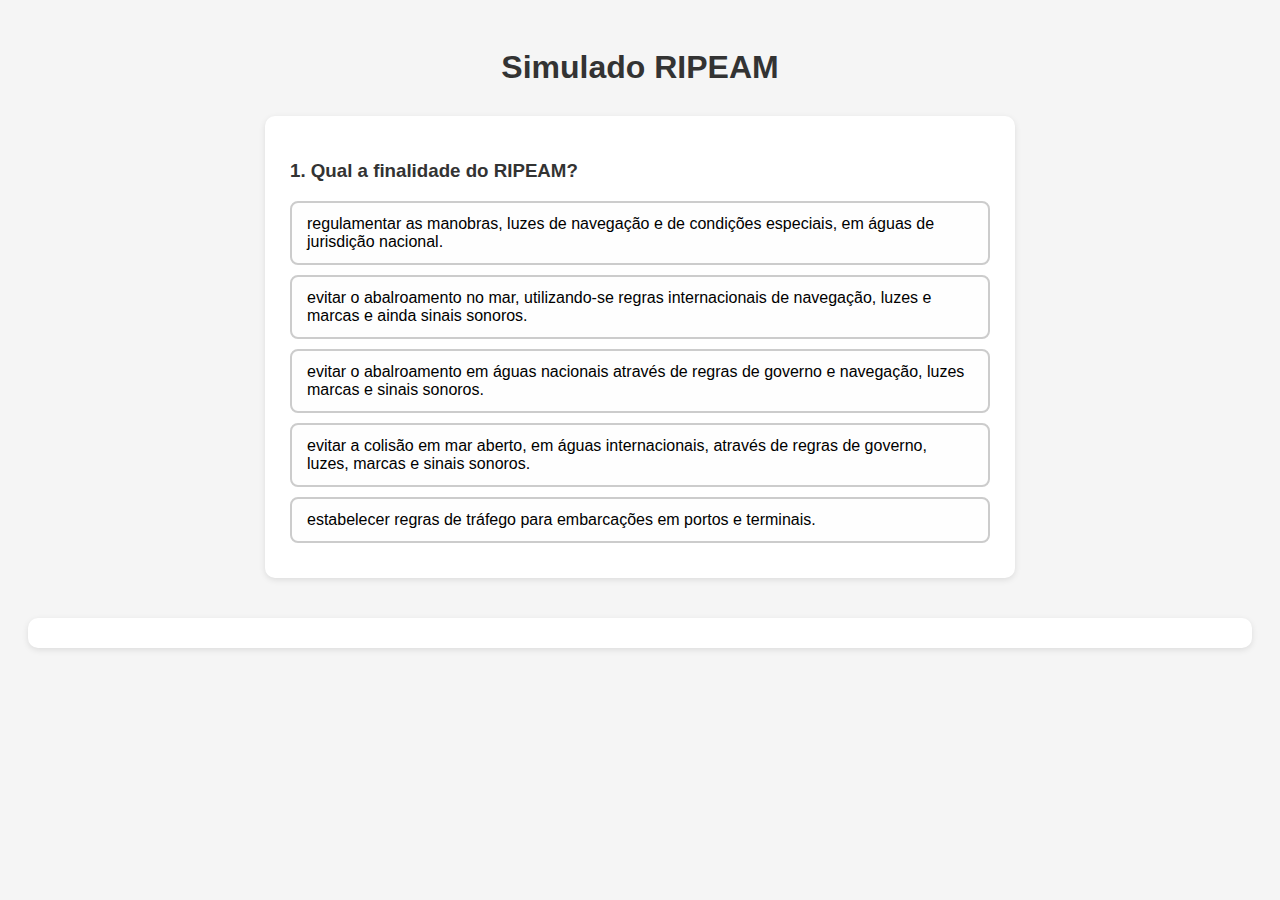
<file: simuladoRIPEAM.html>
<!DOCTYPE html>
<html lang="pt-BR">
<head>
<meta charset="UTF-8">
<meta name="viewport" content="width=device-width, initial-scale=1.0">
<title>Simulado RIPEAM - Interativo Passo a Passo</title>
<style>
    body {
        font-family: Arial, sans-serif;
        background-color: #f5f5f5;
        padding: 20px;
        color: #333;
    }
    h1 {
        text-align: center;
        margin-bottom: 30px;
    }
    .question-container {
        background-color: #fff;
        border-radius: 10px;
        padding: 25px;
        margin: 0 auto;
        max-width: 700px;
        box-shadow: 0 2px 6px rgba(0,0,0,0.1);
        transition: opacity 0.4s ease;
    }
    .options button {
        display: block;
        margin: 10px 0;
        padding: 12px 15px;
        width: 100%;
        text-align: left;
        cursor: pointer;
        border: 2px solid #ccc;
        border-radius: 8px;
        background-color: #fefefe;
        font-size: 16px;
        transition: all 0.3s ease;
    }
    .options button:hover:not(:disabled) {
        background-color: #e0f0ff;
    }
    .options button.correct {
        background-color: #4CAF50;
        color: white;
        border-color: #4CAF50;
    }
    .options button.wrong {
        background-color: #F44336;
        color: white;
        border-color: #F44336;
    }
    .options button:disabled {
        cursor: not-allowed;
        opacity: 0.85;
    }
    #nextBtn {
        margin-top: 20px;
        padding: 10px 20px;
        font-size: 16px;
        border-radius: 8px;
        border: none;
        background-color: #2196F3;
        color: white;
        cursor: pointer;
        display: none;
        transition: background-color 0.3s ease;
    }
    #nextBtn:hover {
        background-color: #0b7dda;
    }
    #resultado {
        margin-top: 40px;
        font-size: 22px;
        font-weight: bold;
        text-align: center;
        padding: 15px;
        background-color: #fff;
        border-radius: 10px;
        box-shadow: 0 2px 6px rgba(0,0,0,0.1);
    }
</style>
</head>
<body>

<h1>Simulado RIPEAM</h1>

<div id="quiz-container" class="question-container"></div>
<button id="nextBtn">Próxima</button>
<div id="resultado"></div>

<script>
const questions = [
    {
        question: "Qual a finalidade do RIPEAM?", 
        options: [
            "regulamentar as manobras, luzes de navegação e de condições especiais, em águas de jurisdição nacional.",
            "evitar o abalroamento no mar, utilizando-se regras internacionais de navegação, luzes e marcas e ainda sinais sonoros.",
            "evitar o abalroamento em águas nacionais através de regras de governo e navegação, luzes marcas e sinais sonoros.",
            "evitar a colisão em mar aberto, em águas internacionais, através de regras de governo, luzes, marcas e sinais sonoros.",
            "estabelecer regras de tráfego para embarcações em portos e terminais."
        ], 
        answer: 1
    },
    {
        question: "Qual o significado da sigla RIPEAM?", 
        options: [
            "Regulamento para o tráfego marítimo.",
            "Regulamento para o tráfego aquaviário.",
            "Regulamento para o tráfego fluvial.",
            "Regulamento Internacional para Evitar Abalroamento no Mar.",
            "Regulamento Internacional de Práticas de Embarcações em Alto Mar."
        ], 
        answer: 3
    },
    {
        question: "Toda manobra deverá ser feita de que forma?", 
        options: [
            "franca e positiva, feita com ampla antecedência, demonstrando à outra embarcação que houve alteração de movimento.",
            "gradual e com pouca alteração de velocidade, para se evitar confusão no acampamento da outra embarcação.",
            "brusca e com variações constantes de velocidade, para que a outra embarcação perceba a alteração do rumo.",
            "lenta e com pequenos ângulos de leme, para que não haja confusão na interpretação dos movimentos pela outra embarcação.",
            "rápida e com mudanças bruscas de direção para alertar outras embarcações."
        ], 
        answer: 0
    },
    {
        question: "Uma embarcação no visual da minha, para existir, com certeza, o risco de colisão, deverá apresentar a seguinte situação:", 
        options: [
            "marcação variando e distância aumentando.",
            "marcação variando e distância diminuindo.",
            "marcação constante e distância aumentando.",
            "marcação constante e distância diminuindo.",
            "marcação constante e distância constante."
        ], 
        answer: 3
    },
    {
        question: "Uma embarcação alcançando a outra tem preferência de passagem, ou não, e como deve se proceder tal manobra?", 
        options: [
            "não, a que está com menor velocidade, a frente da outra, deverá manobrar para dar passagem a que está alcançando.",
            "sim, a que está com menor velocidade, a frente da outra, deverá manobrar para dar passagem a que está alcançando.",
            "não, a que está com maior velocidade, alcançadora, deverá manobrar para passar pela outra, à frente.",
            "sim, a que está com maior velocidade, alcançadora, deverá manobrar para passar pela outra, à frente.",
            "não, ambas devem manter rumo e velocidade até que a situação se resolva."
        ], 
        answer: 1
    },
    {
        question: "O que vem a ser velocidade de segurança e o que devemos fazer quando cruzamos com outras embarcações atracadas ou fundeadas ou mesmo localidades às margens dos rios e canais?", 
        options: [
            "é a velocidade máxima permitida em uma determinada região de tráfego; devemos manter a velocidade para evitar variações da corrente de esteira da embarcação.",
            "é a velocidade que possibilita uma ação apropriada e eficaz de evitar uma colisão e de parar a embarcação a uma distância segura; devemos diminuir a velocidade.",
            "é a velocidade mínima para parar a embarcação; devemos diminuir a velocidade.",
            "é a velocidade ideal de cruzeiro da embarcação para condições que exijam maiores cuidados na navegação, como em baixa visibilidade; devemos diminuir a velocidade.",
            "é a velocidade que permite navegar com economia de combustível; devemos aumentar a velocidade."
        ], 
        answer: 1
    },
    {
        question: "Na situação de 'roda a roda', ou seja, ___, as embarcações deverão manobrar de que forma:", 
        options: [
            "proa com proa, as duas guinam para boreste.",
            "rumos cruzados, as duas guinam para boreste.",
            "rumos cruzados, as duas guinam para os bordos opostos.",
            "proa com proa, as duas guinam para os bordos opostos.",
            "proa com proa, as duas guinam para bombordo."
        ], 
        answer: 0
    },
    {
        question: "Na situação de rumos cruzados, quem tem preferência de passagem?", 
        options: [
            "nenhumas delas, as duas guinam para os bordos opostos.",
            "a que está com maior velocidade.",
            "a que avistar a outra pelo seu bombordo, isto é, a que vê a luz verde.",
            "a que tem maior tonelagem, ou seja, maior porte (tamanho).",
            "a que está a favor da corrente."
        ], 
        answer: 2
    },
    {
        question: "Um veleiro e uma lancha vinham navegando em rumos cruzados, tendo preferência de passagem, o veleiro não manobrou e esperou que a lancha guinasse, enquanto se aproximava rapidamente dela. Houve uma colisão das duas embarcações. Podemos concluir que:", 
        options: [
            "o veleiro estava certo, portanto, não teve culpa nenhuma no acidente, cabendo total responsabilidade à lancha.",
            "a lancha estava errada, portanto, deveria ter manobrado com antecedência, porém o veleiro deve se manter longe de outras embarcações a motor, o que dificultou a análise da culpa.",
            "as duas deveriam ter guinado para os bordos opostos conforme manda a regra, independente da preferência de passagem em função do tipo de operação ou de embarcação.",
            "apesar de a lancha ter errado por não manobrar, para evitar o acidente, o veleiro não pode ser isentado de culpa, pois a embarcação que tem preferência deverá manobrar para evitar a colisão, caso a outra, obrigada a manobrar, não o faça.",
            "o veleiro deveria ter aumentado a velocidade para passar rapidamente pela frente da lancha."
        ], 
        answer: 3
    },
    {
        question: "Num canal ou rio estreito, a embarcação maior tem em relação à embarcação miúda:", 
        options: [
            "preferência.",
            "que manobrar.",
            "deixar o boreste livre para a outra.",
            "manter seu rumo e velocidade independente da situação da outra.",
            "solicitar passagem por meio de sinais sonoros."
        ], 
        answer: 0
    },
    {
        question: "Numa situação de risco de abalroamento, como é chamada a embarcação que não tem obrigação de manobrar?", 
        options: [
            "sem preferência.",
            "obrigada a manobrar.",
            "alcançada.",
            "manobradora.",
            "privilegiada."
        ], 
        answer: 2
    },
    {
        question: "Quando ocorre uma situação de risco de abalroamento e verifica-se que uma das embarcações tem preferência, qual deverá ser a atitude a ser tomada pela embarcação preferenciada?", 
        options: [
            "guina para boreste para evitar a colisão.",
            "mantêm seu rumo e diminui a velocidade.",
            "guina para bombordo para evitar a colisão.",
            "mantêm seu rumo e velocidade.",
            "para completamente as máquinas."
        ], 
        answer: 3
    },
    {
        question: "Uma embarcação sem governo tem preferência em relação à:", 
        options: [
            "uma embarcação à vela.",
            "uma embarcação com capacidade de manobra restrita.",
            "uma embarcação a motor.",
            "uma embarcação engajada na pesca.",
            "todas as embarcações citadas."
        ], 
        answer: 4
    },
    {
        question: "No rio onde duas embarcações de esporte e recreio navegam em rumos opostos como deverá ser a manobra e quem tem preferência?", 
        options: [
            "a que vem a favor da corrente deverá posicionar no meio do rio e a outra na sua margem direita, sendo que a que vem a favor da corrente tem preferência.",
            "a que vem contra a corrente deverá se posicionar no meio do rio e a outra na sua margem direita, sendo que a que vem contra a corrente tem preferência.",
            "a que vem a favor da corrente deverá se posicionar no meio do rio e a outra na sua margem de boreste, sendo que a que vem a favor da corrente tem preferência.",
            "a que vem contra a corrente deverá se posicionar na margem de bombordo mais próxima, e a outra no meio do rio, não havendo preferência de manobra entre elas.",
            "ambas devem navegar pelo centro do rio, mantendo-se à direita."
        ], 
        answer: 2
    },
    {
        question: "A forma mais correta de cruzar com outra embarcação vindo em sentido contrário é:", 
        options: [
            "boreste com boreste.",
            "boreste com bombordo.",
            "cortando a sua proa.",
            "tanto faz.",
            "bombordo com bombordo."
        ], 
        answer: 4
    },
    {
        question: "Em canais estreitos, como as embarcações devem navegar?", 
        options: [
            "pela margem mais próxima a seu bombordo e sempre manobrar para boreste quando verificar o risco de colisão.",
            "pela margem mais próxima a seu boreste e sempre manobrar para boreste quando verificar o risco de colisão.",
            "pela margem mais próxima a seu bombordo e sempre manobrar para bombordo quando verificar risco de colisão.",
            "pela margem mais próxima a seu boreste e sempre manobrar para bombordo quando verificar risco de colisão.",
            "pelo centro do canal, mantendo velocidade reduzida."
        ], 
        answer: 1
    },
    {
        question: "Uma embarcação de esporte e recreio deverá evitar cruzar uma via de tráfego, tanto quanto possível, porém, se for necessário tal manobra, deverá fazer:", 
        options: [
            "sempre com a proa voltada para a sinalização de boreste.",
            "sempre em baixa velocidade e apitando.",
            "de forma a cruzar perpendicularmente a via de tráfego.",
            "sempre fazendo alterações constantes de direção.",
            "apenas durante o dia e com boa visibilidade."
        ], 
        answer: 2
    },
    {
        question: "Os sinais sonoros que podem ser emitidos por apitos, buzinas ou ainda sinos, são utilizados:", 
        options: [
            "na situação de manobra, advertência e risco de colisão.",
            "na situação de manobra, risco de colisão e em canais estreitos.",
            "na situação de manobra, advertência e em baixa visibilidade.",
            "na situação de manobra, baixa visibilidade e novo perigo.",
            "apenas em situações de emergência."
        ], 
        answer: 2
    },
    {
        question: "O apito curto tem duração de:", 
        options: [
            "2 segundos.",
            "4 a 6 segundos.",
            "1 minuto.",
            "aproximadamente 1 segundo.",
            "3 a 5 segundos."
        ], 
        answer: 3
    },
    {
        question: "O apito longo tem duração de:", 
        options: [
            "2 segundos.",
            "4 a 6 segundos.",
            "1 minuto.",
            "aproximadamente 1 segundo.",
            "7 a 10 segundos."
        ], 
        answer: 1
    }
];

let score = 0;
let currentIndex = 0;

const quizContainer = document.getElementById("quiz-container");
const nextBtn = document.getElementById("nextBtn");
const resultadoDiv = document.getElementById("resultado");

function showQuestion(index) {
    quizContainer.style.opacity = 0;
    setTimeout(() => {
        const q = questions[index];
        quizContainer.innerHTML = `<h3>${index + 1}. ${q.question}</h3><div class="options"></div>`;
        const optionsDiv = quizContainer.querySelector(".options");
        q.options.forEach((opt, i) => {
            const btn = document.createElement("button");
            btn.textContent = opt;
            btn.addEventListener("click", () => selectAnswer(btn, i, q.answer));
            optionsDiv.appendChild(btn);
        });
        quizContainer.style.opacity = 1;
        nextBtn.style.display = "none";
    }, 200);
}

function selectAnswer(button, selected, correct) {
    const buttons = quizContainer.querySelectorAll("button");
    buttons.forEach(b => b.disabled = true);

    if (selected === correct) {
        button.classList.add("correct");
        score++;
    } else {
        button.classList.add("wrong");
        buttons[correct].classList.add("correct");
    }
    nextBtn.style.display = "block";
}

nextBtn.addEventListener("click", () => {
    currentIndex++;
    if (currentIndex < questions.length) {
        showQuestion(currentIndex);
    } else {
        quizContainer.style.display = "none";
        nextBtn.style.display = "none";
        resultadoDiv.textContent = `Você acertou ${score} de ${questions.length} questões.`;
    }
});

// Inicializa o quiz
showQuestion(currentIndex);
</script>

</body>
</html>
</file>
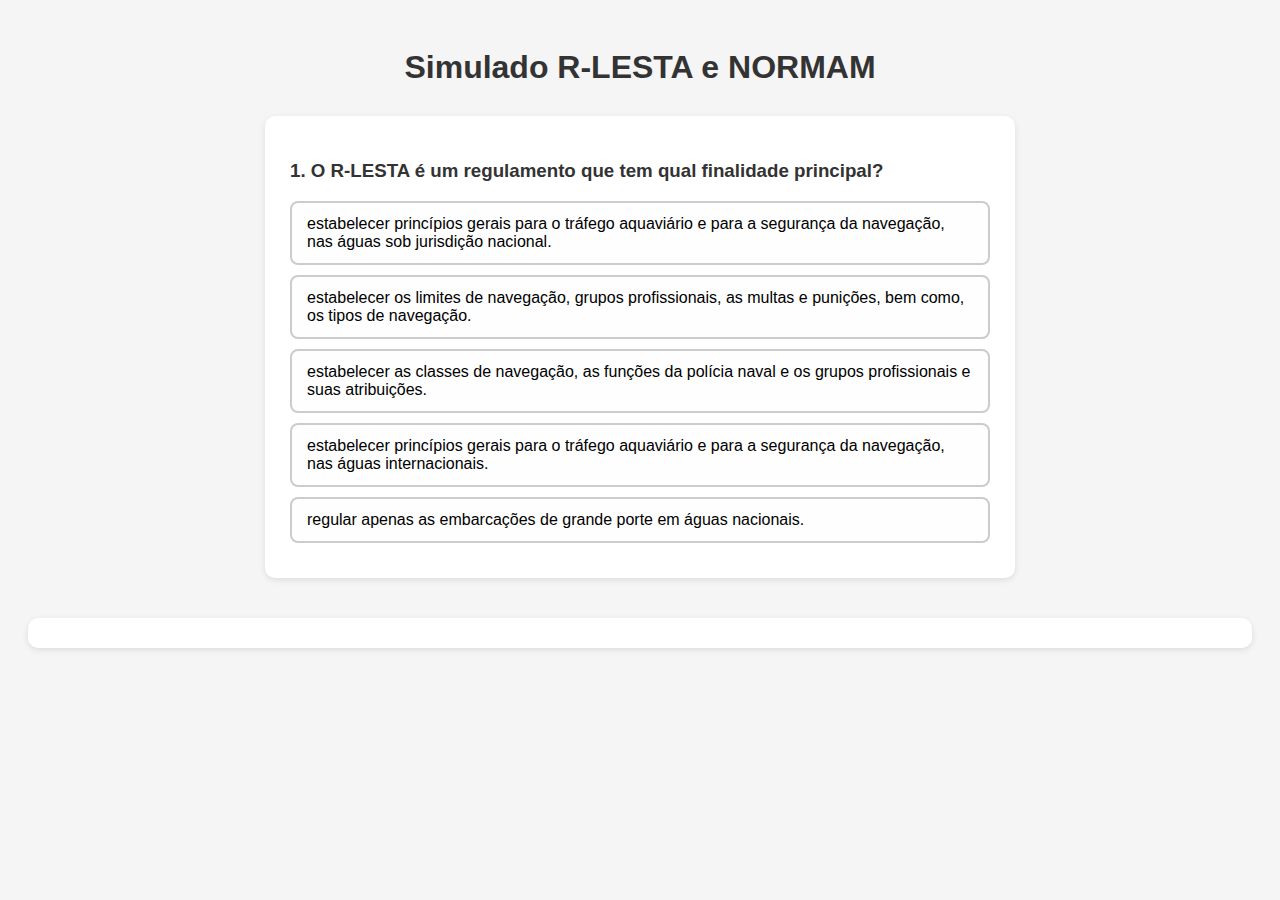
<file: simuladoRlesta.html>
<!DOCTYPE html>
<html lang="pt-BR">
<head>
<meta charset="UTF-8">
<meta name="viewport" content="width=device-width, initial-scale=1.0">
<title>Simulado RIPEAM - Interativo Passo a Passo</title>
<style>
    body {
        font-family: Arial, sans-serif;
        background-color: #f5f5f5;
        padding: 20px;
        color: #333;
    }
    h1 {
        text-align: center;
        margin-bottom: 30px;
    }
    .question-container {
        background-color: #fff;
        border-radius: 10px;
        padding: 25px;
        margin: 0 auto;
        max-width: 700px;
        box-shadow: 0 2px 6px rgba(0,0,0,0.1);
        transition: opacity 0.4s ease;
    }
    .options button {
        display: block;
        margin: 10px 0;
        padding: 12px 15px;
        width: 100%;
        text-align: left;
        cursor: pointer;
        border: 2px solid #ccc;
        border-radius: 8px;
        background-color: #fefefe;
        font-size: 16px;
        transition: all 0.3s ease;
    }
    .options button:hover:not(:disabled) {
        background-color: #e0f0ff;
    }
    .options button.correct {
        background-color: #4CAF50;
        color: white;
        border-color: #4CAF50;
    }
    .options button.wrong {
        background-color: #F44336;
        color: white;
        border-color: #F44336;
    }
    .options button:disabled {
        cursor: not-allowed;
        opacity: 0.85;
    }
    #nextBtn {
        margin-top: 20px;
        padding: 10px 20px;
        font-size: 16px;
        border-radius: 8px;
        border: none;
        background-color: #2196F3;
        color: white;
        cursor: pointer;
        display: none;
        transition: background-color 0.3s ease;
    }
    #nextBtn:hover {
        background-color: #0b7dda;
    }
    #resultado {
        margin-top: 40px;
        font-size: 22px;
        font-weight: bold;
        text-align: center;
        padding: 15px;
        background-color: #fff;
        border-radius: 10px;
        box-shadow: 0 2px 6px rgba(0,0,0,0.1);
    }
</style>
</head>
<body>

<h1>Simulado R-LESTA e NORMAM</h1>

<div id="quiz-container" class="question-container"></div>
<button id="nextBtn">Próxima</button>
<div id="resultado"></div>

<script>
const questions = [
    {
        question: "O R-LESTA é um regulamento que tem qual finalidade principal?",
        options: [
            "estabelecer princípios gerais para o tráfego aquaviário e para a segurança da navegação, nas águas sob jurisdição nacional.",
            "estabelecer os limites de navegação, grupos profissionais, as multas e punições, bem como, os tipos de navegação.",
            "estabelecer as classes de navegação, as funções da polícia naval e os grupos profissionais e suas atribuições.",
            "estabelecer princípios gerais para o tráfego aquaviário e para a segurança da navegação, nas águas internacionais.",
            "regular apenas as embarcações de grande porte em águas nacionais."
        ],
        answer: 0
    },
    {
        question: "É uma atitude passível de apreensão ou suspensão em até 120 dias da carteira de habilitação do amador:",
        options: [
            "utilizar a embarcação em local proibido.",
            "conduzir a embarcação, sem habilitação no bolso.",
            "não portar o documento da embarcação.",
            "utilizar a embarcação para a prática de crime.",
            "navegar em dias de feriado nacional."
        ],
        answer: 3
    },
    {
        question: "É uma atitude passível de apreensão ou suspensão em até 120 dias da carteira de habilitação do amador:",
        options: [
            "utilizar a embarcação, sem cumprir o limite máximo de lotação de pessoas.",
            "utilizar a embarcação para transporte comercial de passageiros ou carga.",
            "reincidir em faltas previstas no R-LESTA.",
            "navegar em águas sem autorização da Capitania dos Portos.",
            "conduzir embarcação sem colete salva-vidas."
        ],
        answer: 1
    },
    {
        question: "Conduzir embarcação em estado de embriaguez alcoólica ou após uso de substância entorpecente ou tóxica, quando não constituir crime previsto em lei, acarreta a suspensão do certificado de habilitação:",
        options: [
            "em até noventa dias.",
            "em até trinta dias.",
            "em até cento e vinte dias.",
            "em até sessenta dias.",
            "em até quinze dias."
        ],
        answer: 2
    },
    {
        question: "É uma atitude passível de apreensão ou suspensão em até 120 dias da carteira de habilitação do amador:",
        options: [
            "conduzir uma embarcação sob efeito de substância de qualquer natureza.",
            "navegar em águas restritas.",
            "exceder o limite de velocidade permitida no porto.",
            "entregar a condução da embarcação à pessoa não habilitada.",
            "não possuir extintor de incêndio em condições de uso."
        ],
        answer: 3
    },
    {
        question: "O amador terá sua habilitação cancelada quando:",
        options: [
            "for encontrado conduzindo embarcação, sem a carteira de habilitação.",
            "for encontrado conduzindo embarcação, já tendo sido apreendida sua carteira de habilitação.",
            "for multado por qualquer infração.",
            "for encontrado pela polícia naval conduzindo embarcação embriagado.",
            "for pego navegando em área de banhistas."
        ],
        answer: 1
    },
    {
        question: "O amador terá sua habilitação cancelada quando:",
        options: [
            "utilizar a embarcação para a prática do crime, já tendo sido apanhado pelo patrulheiro naval, conduzindo anteriormente carga a bordo.",
            "reincidir em navegação, em área proibida.",
            "cometer mais de uma infração sujeita à multa.",
            "conduzir a embarcação, sem a devida habilitação.",
            "não pagar multa de trânsito aquaviário."
        ],
        answer: 0
    },
    {
        question: "É passível de ocorrer a apreensão da embarcação e suspensão da habilitação em até cento e vinte dias, quando:",
        options: [
            "estiver trafegando em área de banhistas.",
            "trafegar em áreas de segurança.",
            "trafegar sem as luzes e marcas, previstas no RIPEAM.",
            "utilizar a embarcação de esporte e recreio comercialmente.",
            "não possuir documento de identificação pessoal."
        ],
        answer: 3
    },
    {
        question: "Qual das infrações abaixo é passível da mais alta penalidade (multa do Grupo G) prevista no R-LESTA?",
        options: [
            "entregar a embarcação para pessoa não habilitada.",
            "trafegar em área reservada a banhistas.",
            "não portar a carteira de habilitação de amador.",
            "conduzir embarcação com excesso de passageiros ou carga.",
            "não registrar a embarcação na autoridade marítima."
        ],
        answer: 3
    },
    {
        question: "Dentre as atividades abaixo, qual não deve ser praticada pelo amador?",
        options: [
            "reboque de banana boat.",
            "pesca profissional.",
            "reboque de esqui aquático.",
            "apoio de maratona aquática.",
            "passeio turístico familiar."
        ],
        answer: 1
    },
    {
        question: "É considerado agravante às infrações da lei de segurança do tráfego aquaviário:",
        options: [
            "jogar lixo no mar.",
            "deixar faltar combustível.",
            "reincidir em infração.",
            "deixar de inscrever a embarcação no prazo de 15 dias.",
            "não usar colete salva-vidas."
        ],
        answer: 2
    },
    {
        question: "Para efeito de gradação das penalidades previstas no R-LESTA, a reincidência é a repetição de uma mesma infração em um período igual ou inferior a:",
        options: [
            "seis meses.",
            "quatro meses.",
            "nove meses.",
            "doze meses.",
            "três meses."
        ],
        answer: 3
    },
    {
        question: "Lavrado o Auto de Infração, o infrator disporá de quantos dias para apresentar sua defesa?",
        options: [
            "5 dias úteis.",
            "10 dias corridos.",
            "15 dias úteis.",
            "30 dias corridos.",
            "20 dias úteis."
        ],
        answer: 2
    },
    {
        question: "A Autoridade Marítima sustará o andamento de qualquer documento ou ato administrativo de quem estiver em débito decorrente de infração até:",
        options: [
            "90 dias.",
            "12 meses.",
            "30 dias.",
            "sua quitação.",
            "60 dias."
        ],
        answer: 3
    },
    {
        question: "De acordo com o R-LESTA, é a navegação realizada entre portos brasileiros e estrangeiros:",
        options: [
            "cabotagem.",
            "apoio marítimo.",
            "interior.",
            "longo curso.",
            "internacional."
        ],
        answer: 3
    },
    {
        question: "Segundo o R-LESTA, a navegação realizada entre portos ou pontos do território brasileiro utilizando a via marítima ou esta e as vias navegáveis interiores é a de:",
        options: [
            "cabotagem.",
            "longo curso.",
            "ortodrômica.",
            "loxôdromica.",
            "costeira."
        ],
        answer: 0
    },
    {
        question: "A penalidade de suspensão do certificado de habilitação estabelecida para as infrações previstas no R-LESTA poderá ser aplicada:",
        options: [
            "a qualquer aquaviário brasileiro.",
            "somente ao aquaviário ou amador embarcado e ao prático.",
            "a todos os amadores e aquaviários cadastrados nas Capitanias dos Portos.",
            "a todo o pessoal embarcado.",
            "apenas aos amadores."
        ],
        answer: 1
    },
    {
        question: "São deveres do Comandante, exceto:",
        options: [
            "cumprir e fazer cumprir as leis em vigor e o que determinar a NORMAM.",
            "manter a derrota determinada e os portos de escala da embarcação.",
            "inspecionar sua embarcação, pelo menos uma vez por dia, para verificar condições anormais.",
            "comunicar os acidente e fatos da navegação ocorridos com sua embarcação.",
            "contratar tripulação sem verificar habilitação."
        ],
        answer: 2
    },
    {
        question: "Qual o tripulante responsável pela operação e manutenção da embarcação?",
        options: [
            "armador.",
            "comandante.",
            "amador.",
            "proprietário.",
            "timoneiro."
        ],
        answer: 1
    },
    {
        question: "No exercício de suas funções, o Comandante pode, a fim de manter a segurança da embarcação, das pessoas e da carga:",
        options: [
            "abandonar a embarcação.",
            "multar qualquer pessoa que esteja a bordo, seja tripulante ou passageiro.",
            "encalhar a embarcação.",
            "ordenar o desembarque de qualquer pessoa.",
            "alterar o destino da embarcação sem autorização."
        ],
        answer: 3
    }
];

let score = 0;
let currentIndex = 0;

const quizContainer = document.getElementById("quiz-container");
const nextBtn = document.getElementById("nextBtn");
const resultadoDiv = document.getElementById("resultado");

function showQuestion(index) {
    quizContainer.style.opacity = 0;
    setTimeout(() => {
        const q = questions[index];
        quizContainer.innerHTML = `<h3>${index + 1}. ${q.question}</h3><div class="options"></div>`;
        const optionsDiv = quizContainer.querySelector(".options");
        q.options.forEach((opt, i) => {
            const btn = document.createElement("button");
            btn.textContent = opt;
            btn.addEventListener("click", () => selectAnswer(btn, i, q.answer));
            optionsDiv.appendChild(btn);
        });
        quizContainer.style.opacity = 1;
        nextBtn.style.display = "none";
    }, 200);
}

function selectAnswer(button, selected, correct) {
    const buttons = quizContainer.querySelectorAll("button");
    buttons.forEach(b => b.disabled = true);

    if (selected === correct) {
        button.classList.add("correct");
        score++;
    } else {
        button.classList.add("wrong");
        buttons[correct].classList.add("correct");
    }
    nextBtn.style.display = "block";
}

nextBtn.addEventListener("click", () => {
    currentIndex++;
    if (currentIndex < questions.length) {
        showQuestion(currentIndex);
    } else {
        quizContainer.style.display = "none";
        nextBtn.style.display = "none";
        resultadoDiv.textContent = `Você acertou ${score} de ${questions.length} questões.`;
    }
});

// Inicializa o quiz
showQuestion(currentIndex);
</script>

</body>
</html>
</file>
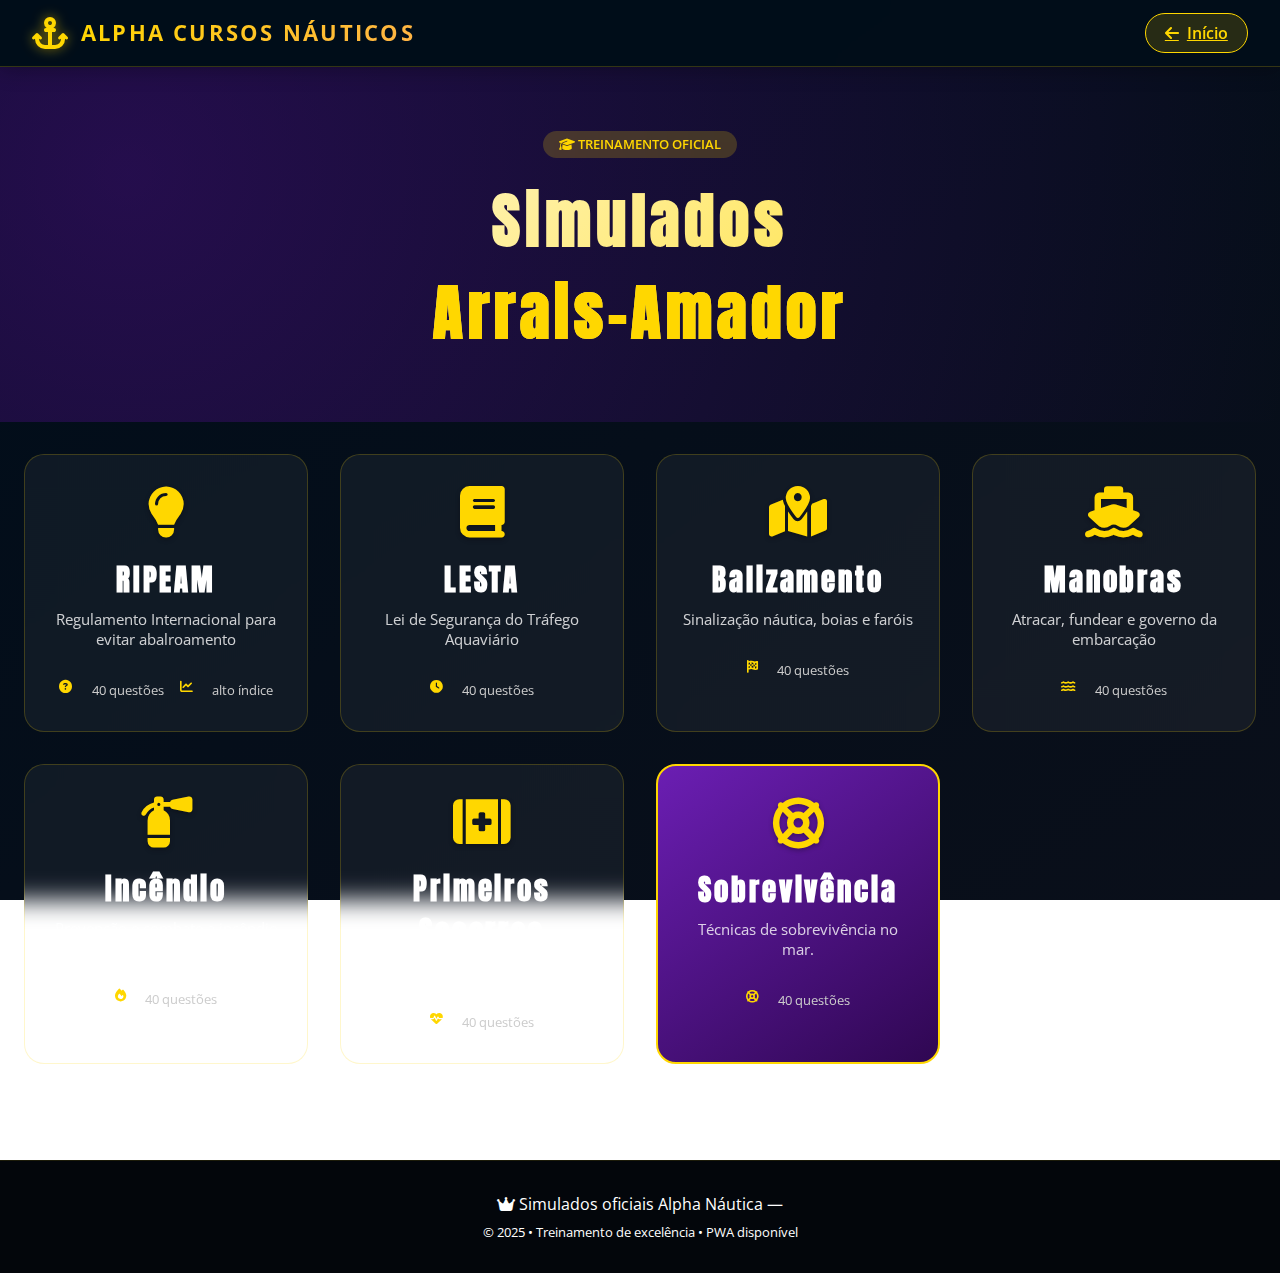
<file: simulados-app.html>
<!DOCTYPE html>
<html lang="pt-br">
<head>
  <meta charset="UTF-8" />
  <meta name="viewport" content="width=device-width, initial-scale=1.0, viewport-fit=cover" />
  <title>Alpha  | Simulados </title>
  
  <!-- Google Fonts + Ícones -->
  <link href="https://fonts.googleapis.com/css2?family=Anton&family=Open+Sans:wght@400;600;700;800&display=swap" rel="stylesheet" />
  <link rel="stylesheet" href="https://cdnjs.cloudflare.com/ajax/libs/font-awesome/6.5.0/css/all.min.css" />
  
  <!-- Manifest e PWA -->
  <link rel="manifest" href="manifest.json" />
  <meta name="theme-color" content="#5a0e99" />
  <meta name="apple-mobile-web-app-capable" content="yes" />
  <meta name="apple-mobile-web-app-status-bar-style" content="black-translucent" />
  <meta name="apple-mobile-web-app-title" content="Simulados Náuticos" />
  <link rel="apple-touch-icon" href="logo_alpha_transparente.png" />
  
  <style>
    * {
      margin: 0;
      padding: 0;
      box-sizing: border-box;
    }

    :root {
      --primary: #5a0e99;
      --primary-dark: #3a0a5f;
      --secondary: #FFD700;
      --secondary-dark: #e6c300;
      --dark: #000d1a;
      --light: #f8f9fa;
      --gray: #cccccc;
      --shadow-sm: 0 4px 12px rgba(0,0,0,0.2);
      --shadow-lg: 0 20px 35px -10px rgba(0,0,0,0.4);
      --radius: 1.25rem;
    }

    body {
      font-family: 'Open Sans', sans-serif;
      background: linear-gradient(145deg, var(--dark) 0%, #0a0f1a 100%);
      color: #fff;
      overflow-x: hidden;
      scroll-behavior: smooth;
    }

    h1, h2, h3, .badge, .card-title {
      font-family: 'Anton', sans-serif;
      letter-spacing: 0.08em;
    }

    /* GLASS HEADER */
    .premium-header {
      position: sticky;
      top: 0;
      z-index: 100;
      backdrop-filter: blur(18px);
      background: rgba(0, 13, 26, 0.75);
      border-bottom: 1px solid rgba(255, 215, 0, 0.2);
      padding: 0.8rem 2rem;
      display: flex;
      align-items: center;
      justify-content: space-between;
      flex-wrap: wrap;
    }

    .logo-area {
      display: flex;
      align-items: center;
      gap: 0.8rem;
    }

    .logo-icon {
      font-size: 2rem;
      color: var(--secondary);
      filter: drop-shadow(0 0 6px rgba(255,215,0,0.6));
    }

    .logo-area span {
      font-size: 1.4rem;
      font-weight: 700;
      letter-spacing: 0.1em;
      background: linear-gradient(135deg, #FFD700, #FFB347);
      -webkit-background-clip: text;
      background-clip: text;
      color: transparent;
    }

    .btn-back-premium {
      background: rgba(255,215,0,0.15);
      border: 1px solid var(--secondary);
      padding: 0.5rem 1.2rem;
      border-radius: 40px;
      color: var(--secondary);
      font-weight: 600;
      transition: 0.3s;
      display: inline-flex;
      align-items: center;
      gap: 0.5rem;
    }

    .btn-back-premium:hover {
      background: var(--secondary);
      color: var(--primary-dark);
      transform: translateY(-2px);
    }

    /* HERO PREMIUM */
    .hero-premium {
      text-align: center;
      padding: 4rem 1.5rem 3rem;
      background: radial-gradient(circle at 10% 30%, rgba(90,14,153,0.4), transparent);
    }

    .hero-badge {
      background: rgba(255,215,0,0.2);
      backdrop-filter: blur(4px);
      padding: 0.3rem 1rem;
      border-radius: 60px;
      font-size: 0.8rem;
      font-weight: 600;
      color: var(--secondary);
      display: inline-block;
      margin-bottom: 1rem;
    }

    .hero-premium h1 {
      font-size: clamp(2.2rem, 6vw, 3.8rem);
      background: linear-gradient(135deg, #fff, var(--secondary));
      -webkit-background-clip: text;
      background-clip: text;
      color: transparent;
      margin-bottom: 1rem;
    }

    .hero-premium p {
      max-width: 650px;
      margin: 0 auto 2rem;
      font-size: 1.1rem;
      opacity: 0.85;
    }

    /* GRID PREMIUM */
    .simulados-grid-premium {
      max-width: 1300px;
      margin: 2rem auto;
      padding: 0 1.5rem 4rem;
      display: grid;
      grid-template-columns: repeat(auto-fit, minmax(280px, 1fr));
      gap: 2rem;
    }

    .sim-card {
      background: rgba(255,255,255,0.05);
      backdrop-filter: blur(12px);
      border: 1px solid rgba(255,215,0,0.2);
      border-radius: var(--radius);
      padding: 2rem 1.5rem;
      text-align: center;
      transition: all 0.4s cubic-bezier(0.2, 0.9, 0.4, 1.1);
      text-decoration: none;
      color: white;
      display: flex;
      flex-direction: column;
      position: relative;
      overflow: hidden;
    }

    .sim-card::after {
      content: '';
      position: absolute;
      inset: 0;
      background: linear-gradient(145deg, rgba(255,215,0,0.05), transparent);
      opacity: 0;
      transition: 0.4s;
    }

    .sim-card:hover {
      transform: translateY(-12px);
      border-color: var(--secondary);
      box-shadow: var(--shadow-lg);
      background: rgba(255,255,255,0.1);
    }

    .sim-card:hover::after {
      opacity: 1;
    }

    .card-icon {
      font-size: 3.2rem;
      color: var(--secondary);
      margin-bottom: 1.2rem;
      transition: 0.3s;
    }

    .sim-card:hover .card-icon {
      transform: scale(1.05);
      text-shadow: 0 0 12px gold;
    }

    .sim-card h3 {
      font-size: 1.8rem;
      margin-bottom: 0.5rem;
      letter-spacing: 0.1em;
    }

    .sim-card p {
      font-size: 0.95rem;
      opacity: 0.8;
      margin-bottom: 1.2rem;
    }

    .badge-new {
      background: var(--secondary);
      color: var(--primary-dark);
      font-size: 0.7rem;
      font-weight: bold;
      padding: 0.2rem 0.8rem;
      border-radius: 30px;
      display: inline-block;
      width: fit-content;
      margin: 0 auto 0.5rem;
    }

    .card-stats {
      display: flex;
      justify-content: center;
      gap: 1rem;
      margin-top: 0.8rem;
      font-size: 0.8rem;
      color: var(--gray);
    }

    .card-stats i {
      color: var(--secondary);
      margin-right: 0.2rem;
    }

    .destaque-card {
      border: 2px solid var(--secondary);
      background: linear-gradient(145deg, rgba(90,14,153,0.8), rgba(0,13,26,0.9));
      transform: scale(1.02);
    }

    /* BANNER INFORMAÇÕES */
    .info-banner {
      background: linear-gradient(95deg, var(--primary-dark), #1a0033);
      margin: 0 1.5rem 3rem;
      border-radius: 2rem;
      padding: 2rem;
      display: flex;
      flex-wrap: wrap;
      justify-content: space-between;
      align-items: center;
      gap: 1rem;
      border: 1px solid rgba(255,215,0,0.3);
    }

    .info-text h3 {
      font-size: 1.5rem;
      margin-bottom: 0.3rem;
    }

    .info-text p {
      opacity: 0.8;
    }

    .btn-install {
      background: var(--secondary);
      color: var(--primary-dark);
      border: none;
      padding: 0.8rem 1.8rem;
      border-radius: 40px;
      font-weight: 800;
      font-size: 1rem;
      cursor: pointer;
      transition: 0.3s;
      display: inline-flex;
      align-items: center;
      gap: 0.6rem;
      box-shadow: 0 4px 12px rgba(0,0,0,0.3);
    }

    .btn-install:hover {
      background: #fff;
      transform: translateY(-3px);
    }

    /* FOOTER PREMIUM */
    .premium-footer {
      background: #03060b;
      padding: 2rem 1.5rem;
      text-align: center;
      border-top: 1px solid rgba(255,215,0,0.1);
      margin-top: 2rem;
    }

    /* RESPONSIVO PERFEITO */
    @media (max-width: 768px) {
      .premium-header {
        padding: 0.7rem 1rem;
      }
      .hero-premium {
        padding: 2rem 1rem 2rem;
      }
      .simulados-grid-premium {
        gap: 1.2rem;
        padding: 0 1rem 3rem;
      }
      .info-banner {
        flex-direction: column;
        text-align: center;
        margin: 0 1rem 2rem;
      }
      .btn-install {
        width: 100%;
        justify-content: center;
      }
    }

    @media (max-width: 480px) {
      .sim-card h3 {
        font-size: 1.5rem;
      }
      .card-icon {
        font-size: 2.5rem;
      }
    }

    /* INSTALL TOAST */
    .toast-install {
      position: fixed;
      bottom: 20px;
      left: 20px;
      right: 20px;
      background: #1e2a3a;
      backdrop-filter: blur(12px);
      padding: 1rem;
      border-radius: 1rem;
      display: flex;
      justify-content: space-between;
      align-items: center;
      gap: 1rem;
      z-index: 1000;
      border-left: 5px solid var(--secondary);
      box-shadow: var(--shadow-lg);
      animation: slideUp 0.4s ease;
    }

    .toast-install button {
      background: var(--secondary);
      border: none;
      padding: 0.5rem 1rem;
      border-radius: 30px;
      font-weight: bold;
      cursor: pointer;
    }

    @keyframes slideUp {
      from { transform: translateY(100%); opacity: 0; }
      to { transform: translateY(0); opacity: 1; }
    }

    /* Animação de brilho */
    @keyframes glow {
      0% { box-shadow: 0 0 0 0 rgba(255,215,0,0.3); }
      70% { box-shadow: 0 0 0 10px rgba(255,215,0,0); }
      100% { box-shadow: 0 0 0 0 rgba(255,215,0,0); }
    }

    .btn-install:active {
      transform: scale(0.97);
    }
  </style>
</head>
<body>

<!-- HEADER ESTILO APP PREMIUM -->
<div class="premium-header">
  <div class="logo-area">
    <i class="fas fa-anchor logo-icon"></i>
    <span>ALPHA CURSOS NÁUTICOS</span>
  </div>
  <a href="index.html" class="btn-back-premium">
    <i class="fas fa-arrow-left"></i> Início
  </a>
</div>

<!-- HERO PROFISSIONAL -->
<section class="hero-premium">
  <div class="hero-badge">
    <i class="fas fa-graduation-cap"></i> TREINAMENTO OFICIAL
  </div>
  <h1>Simulados  <br> <span style="color: var(--secondary);">Arrais-Amador</span></h1>
</section>

<!-- GRADE DE SIMULADOS - VERSÃO PREMIUM COM ESTILO IGUAL AO PRINCIPAL -->
<div class="simulados-grid-premium">
  
  <a href="simuladoRIPEAM.html" class="sim-card">
    <i class="fas fa-lightbulb card-icon"></i>
    <h3>RIPEAM</h3>
    <p>Regulamento Internacional para evitar abalroamento</p>
    <div class="card-stats"><i class="fas fa-question-circle"></i> 40 questões  <i class="fas fa-chart-line"></i> alto índice</div>
  </a>

  <a href="simuladoRlesta.html" class="sim-card">
    <i class="fas fa-book card-icon"></i>
    <h3>LESTA</h3>
    <p>Lei de Segurança do Tráfego Aquaviário</p>
    <div class="card-stats"><i class="fas fa-clock"></i> 40 questões </div>
  </a>

  <a href="simuladoBalizamento.html" class="sim-card">
    <i class="fas fa-map-marked-alt card-icon"></i>
    <h3>Balizamento</h3>
    <p>Sinalização náutica, boias e faróis</p>
    <div class="card-stats"><i class="fas fa-flag-checkered"></i> 40 questões </div>
  </a>

  <a href="simuladoManobras.html" class="sim-card">
    <i class="fas fa-ship card-icon"></i>
    <h3>Manobras</h3>
    <p>Atracar, fundear e governo da embarcação</p>
    <div class="card-stats"><i class="fas fa-water"></i> 40 questões </div>
  </a>

  <a href="simuladoCAV.html" class="sim-card">
    <i class="fas fa-fire-extinguisher card-icon"></i>
    <h3>Incêndio</h3>
    <p>Prevenção e combate a incêndio a bordo</p>
    <div class="card-stats"><i class="fas fa-fire"></i> 40 questões </div>
  </a>

  <a href="simuladoPRISOC.html" class="sim-card">
    <i class="fas fa-first-aid card-icon"></i>
    <h3>Primeiros Socorros</h3>
    <p>Primeiros socorros.</p>
    <div class="card-stats"><i class="fas fa-heartbeat"></i> 40 questões </div>
  </a>

  <a href="simuladoSobrevivencia.html" class="sim-card destaque-card">
    
    <i class="fas fa-life-ring card-icon"></i>
    <h3>Sobrevivência</h3>
    <p>Técnicas de sobrevivência no mar.</p>
     <div class="card-stats"><i class="fas fa-life-ring"></i> 40 questões </div>
    
  </a>

  
</div>


<!-- RODAPÉ -->
<footer class="premium-footer">
  <p><i class="fas fa-crown"></i> Simulados oficiais Alpha Náutica — </p>
  <p style="margin-top: 0.5rem; font-size: 0.8rem;">© 2025 • Treinamento de excelência • PWA disponível</p>
</footer>

<script>
  // ========== PWA - INSTALAÇÃO E SERVICE WORKER ==========
  let deferredPrompt;
  const installBtn = document.getElementById('installButton');
  const toastDiv = document.createElement('div');
  
  // Registro do Service Worker para tornar o app instalável e funcional offline (cache)
  if ('serviceWorker' in navigator) {
    navigator.serviceWorker.register('/service-worker.js').then(reg => {
      console.log('✅ Service Worker registrado com sucesso', reg);
    }).catch(err => {
      console.warn('⚠️ Service Worker falhou', err);
    });
  }

  // Evento beforeinstallprompt - Chrome/Edge/Samsung Internet
  window.addEventListener('beforeinstallprompt', (e) => {
    e.preventDefault();
    deferredPrompt = e;
    if (installBtn) {
      installBtn.style.display = 'inline-flex';
    }
    // Exibir toast opcional caso queira incentivar
    showInstallToast();
  });

  function showInstallToast() {
    if (!document.querySelector('.toast-install')) {
      const toast = document.createElement('div');
      toast.className = 'toast-install';
      toast.innerHTML = `
        <span><i class="fas fa-rocket"></i> Instale o app para acesso rápido e offline!</span>
        <button id="toastInstallBtn">Instalar</button>
      `;
      document.body.appendChild(toast);
      document.getElementById('toastInstallBtn').addEventListener('click', () => {
        if (deferredPrompt) {
          deferredPrompt.prompt();
          deferredPrompt.userChoice.then(choiceResult => {
            if (choiceResult.outcome === 'accepted') {
              console.log('Usuário aceitou instalação PWA');
            }
            deferredPrompt = null;
          });
        }
        toast.remove();
      });
      setTimeout(() => {
        if(toast) toast.remove();
      }, 8000);
    }
  }

  if (installBtn) {
    installBtn.addEventListener('click', async () => {
      if (deferredPrompt) {
        deferredPrompt.prompt();
        const { outcome } = await deferredPrompt.userChoice;
        if (outcome === 'accepted') {
          console.log('✅ App instalado');
        }
        deferredPrompt = null;
        installBtn.style.display = 'none';
      } else {
        // Fallback: instrução para iOS ou navegadores sem suporte
        alert('Para instalar no seu dispositivo: No Android, clique em "Adicionar à tela inicial". No iPhone, use o botão Compartilhar e "Adicionar à Tela de Início".');
      }
    });
  }

  // Detectar se já está rodando como standalone (app instalado)
  if (window.matchMedia('(display-mode: standalone)').matches || window.navigator.standalone === true) {
    console.log('App rodando no modo standalone (instalado)');
    if (installBtn) installBtn.style.display = 'none';
  }

  // Animação de entrada nos cards
  const cards = document.querySelectorAll('.sim-card');
  const observer = new IntersectionObserver((entries) => {
    entries.forEach(entry => {
      if (entry.isIntersecting) {
        entry.target.style.opacity = '1';
        entry.target.style.transform = 'translateY(0px)';
      }
    });
  }, { threshold: 0.1 });
  
  cards.forEach(card => {
    card.style.opacity = '0';
    card.style.transform = 'translateY(20px)';
    card.style.transition = 'opacity 0.6s ease, transform 0.5s ease';
    observer.observe(card);
  });
  
  // Simular estatísticas e efeito de loading opcional (apenas visual)
  console.log('Página de simulados premium pronta para PWA e mobile');
  
  // Adicionar suporte a navegação por gestos (back button)
  window.addEventListener('pageshow', (event) => {
    if (event.persisted) {
      window.location.reload(); // força atualização para manter service worker
    }
  });
  
  // Evitar zoom indesejado em inputs (não há inputs, mas garantia)
  document.querySelectorAll('input, textarea, select').forEach(el => {
    el.addEventListener('touchstart', function(e) {
      this.style.fontSize = '16px';
    });
  });
</script>

<!-- ATENÇÃO: Criação de manifest.json dinâmico para garantir instalação offline -->
<script>
  (function ensureManifest() {
    // Se já existir link para manifest, não recria
    if (document.querySelector('link[rel="manifest"]')) return;
    const manifestData = {
      name: "Simulados Náuticos Alpha",
      short_name: "AlphaNautica",
      description: "Simulados para Habilitação Náutica - Marinha do Brasil",
      start_url: "/simulados-app.html",
      display: "standalone",
      theme_color: "#5a0e99",
      background_color: "#000d1a",
      icons: [
        {
          src: "icons/icon-72x72.png",
          sizes: "72x72",
          type: "image/png",
          purpose: "any maskable"
        },
        {
          src: "icons/icon-96x96.png",
          sizes: "96x96",
          type: "image/png"
        },
        {
          src: "icons/icon-128x128.png",
          sizes: "128x128",
          type: "image/png"
        },
        {
          src: "icons/icon-144x144.png",
          sizes: "144x144",
          type: "image/png"
        },
        {
          src: "icons/icon-152x152.png",
          sizes: "152x152",
          type: "image/png"
        },
        {
          src: "icons/icon-192x192.png",
          sizes: "192x192",
          type: "image/png"
        },
        {
          src: "icons/icon-384x384.png",
          sizes: "384x384",
          type: "image/png"
        },
        {
          src: "icons/icon-512x512.png",
          sizes: "512x512",
          type: "image/png"
        }
      ]
    };
    const blob = new Blob([JSON.stringify(manifestData)], {type: 'application/json'});
    const manifestURL = URL.createObjectURL(blob);
    const link = document.createElement('link');
    link.rel = 'manifest';
    link.href = manifestURL;
    document.head.appendChild(link);
    console.log('manifest gerado dinamicamente para PWA');
  })();
</script>

<!-- SIMULAÇÃO DE ÍCONES caso não existam, mas garantia de compatibilidade -->
<style>
  /* fallback visual dos cards mesmo sem imagens */
  .sim-card .card-icon {
    text-shadow: 0 2px 5px rgba(0,0,0,0.3);
  }
  body {
    background-attachment: fixed;
  }
  .premium-header {
    box-shadow: 0 2px 20px rgba(0,0,0,0.3);
  }
  /* Efeito de luz no hover dos cards */
  .sim-card::before {
    content: '';
    position: absolute;
    top: 0;
    left: -100%;
    width: 100%;
    height: 100%;
    background: linear-gradient(90deg, transparent, rgba(255,215,0,0.1), transparent);
    transition: 0.6s;
    z-index: 0;
  }
  .sim-card:hover::before {
    left: 100%;
  }
  .sim-card > * {
    position: relative;
    z-index: 2;
  }
  .btn-install {
    animation: glow 2.2s infinite;
  }
  .destaque-card {
    background: linear-gradient(145deg, #6b1eb3, #2f0752);
    border-width: 2px;
  }
  @media (max-width: 560px) {
    .simulados-grid-premium {
      grid-template-columns: 1fr;
    }
  }
</style>

<!-- Adiciona metatags para iOS home screen -->
<meta name="apple-mobile-web-app-capable" content="yes">
<meta name="apple-mobile-web-app-status-bar-style" content="black-translucent">
<meta name="apple-mobile-web-app-title" content="Simulados Náuticos">
<link rel="apple-touch-icon" href="icons/icon-192x192.png">

</body>
</html>
</file>
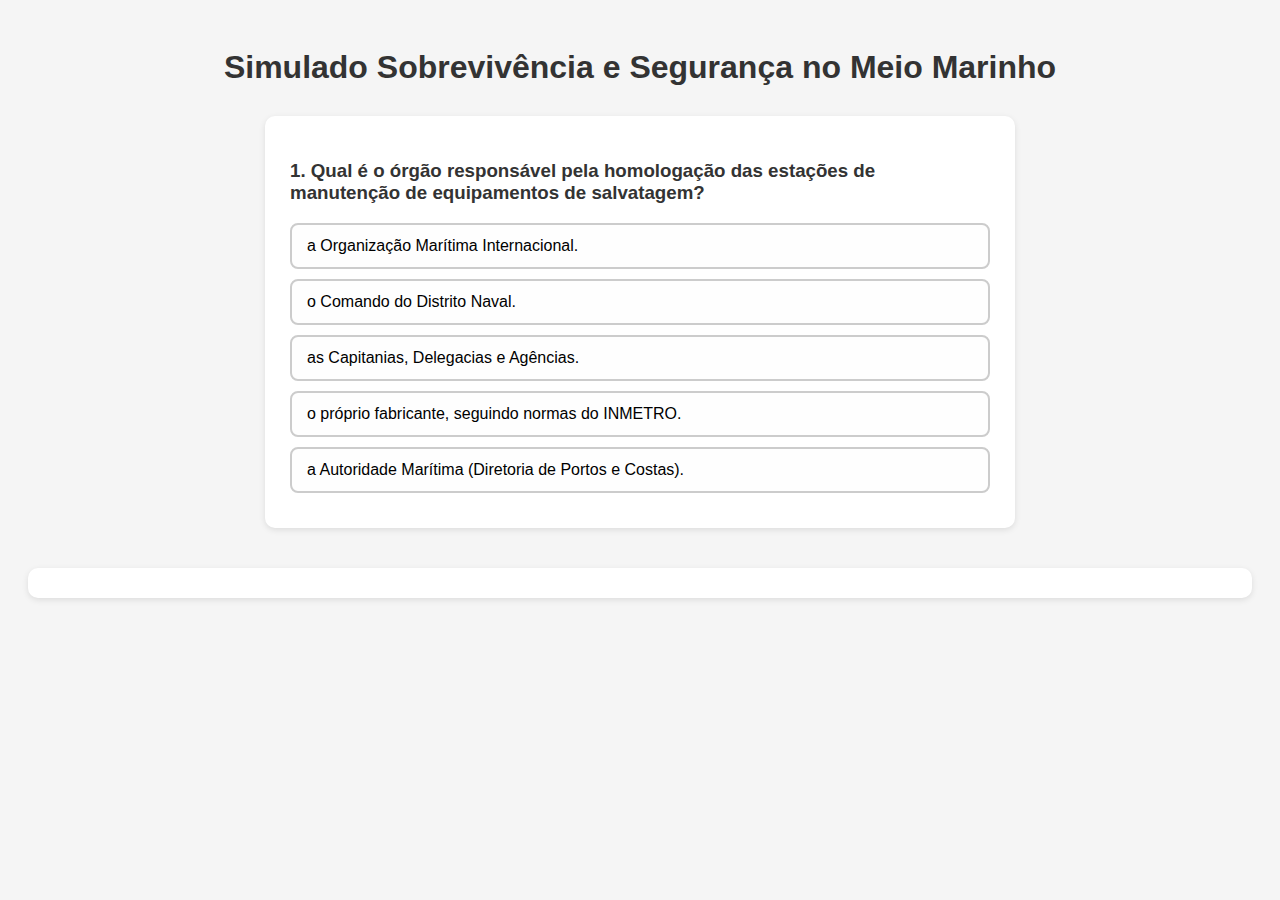
<file: simuladoSobrevivencia.html>
<!DOCTYPE html>
<html lang="pt-BR">
<head>
<meta charset="UTF-8">
<meta name="viewport" content="width=device-width, initial-scale=1.0">
<title>Simulado Sobrevivência e Segurança no Meio Marinho - Interativo Passo a Passo</title>
<style>
    body {
        font-family: Arial, sans-serif;
        background-color: #f5f5f5;
        padding: 20px;
        color: #333;
    }
    h1 {
        text-align: center;
        margin-bottom: 30px;
    }
    .question-container {
        background-color: #fff;
        border-radius: 10px;
        padding: 25px;
        margin: 0 auto;
        max-width: 700px;
        box-shadow: 0 2px 6px rgba(0,0,0,0.1);
        transition: opacity 0.4s ease;
    }
    .options button {
        display: block;
        margin: 10px 0;
        padding: 12px 15px;
        width: 100%;
        text-align: left;
        cursor: pointer;
        border: 2px solid #ccc;
        border-radius: 8px;
        background-color: #fefefe;
        font-size: 16px;
        transition: all 0.3s ease;
    }
    .options button:hover:not(:disabled) {
        background-color: #e0f0ff;
    }
    .options button.correct {
        background-color: #4CAF50;
        color: white;
        border-color: #4CAF50;
    }
    .options button.wrong {
        background-color: #F44336;
        color: white;
        border-color: #F44336;
    }
    .options button:disabled {
        cursor: not-allowed;
        opacity: 0.85;
    }
    #nextBtn {
        margin-top: 20px;
        padding: 10px 20px;
        font-size: 16px;
        border-radius: 8px;
        border: none;
        background-color: #2196F3;
        color: white;
        cursor: pointer;
        display: none;
        transition: background-color 0.3s ease;
    }
    #nextBtn:hover {
        background-color: #0b7dda;
    }
    #resultado {
        margin-top: 40px;
        font-size: 22px;
        font-weight: bold;
        text-align: center;
        padding: 15px;
        background-color: #fff;
        border-radius: 10px;
        box-shadow: 0 2px 6px rgba(0,0,0,0.1);
    }
</style>
</head>
<body>

<h1>Simulado Sobrevivência e Segurança no Meio Marinho</h1>

<div id="quiz-container" class="question-container"></div>
<button id="nextBtn">Próxima</button>
<div id="resultado"></div>

<script>
const questions = [
    {
        question: "Qual é o órgão responsável pela homologação das estações de manutenção de equipamentos de salvatagem?",
        options: [
            "a Organização Marítima Internacional.",
            "o Comando do Distrito Naval.",
            "as Capitanias, Delegacias e Agências.",
            "o próprio fabricante, seguindo normas do INMETRO.",
            "a Autoridade Marítima (Diretoria de Portos e Costas)."
        ],
        answer: 4
    },
    {
        question: "A supervisão das atividades de busca e salvamento na área marítima sob a responsabilidade do Brasil cabe:",
        options: [
            "à Diretoria de Portos e Costas.",
            "ao Salvamar Brasil.",
            "ao Corpo de Bombeiros.",
            "à Diretoria de Hidrografia e Navegação.",
            "à Marinha do Brasil."
        ],
        answer: 1
    },
    {
        question: "O colete salva-vidas deve ser:",
        options: [
            "vestido com a parte flutuante para as costas, após retirar as roupas.",
            "conduzido pelo náufrago, na mão.",
            "jogado na água, para o náufrago se apoiar.",
            "vestido com a parte flutuante para frente, por cima das roupas.",
            "guardado em local seco até o momento do uso."
        ],
        answer: 3
    },
    {
        question: "O número de coletes a bordo deve atender:",
        options: [
            "a todos os passageiros adultos.",
            "a todos os passageiros.",
            "à quantidade de pessoas legalmente autorizadas a embarcar.",
            "ao número de membros da tripulação.",
            "apenas às crianças e idosos."
        ],
        answer: 2
    },
    {
        question: "O colete salva-vidas deve ficar:",
        options: [
            "amarrado à embarcação, em local bem fechado, para protegê-lo da ação do tempo.",
            "no convés principal, solto, para ser utilizado em caso de emergência.",
            "num paiol da embarcação ou no compartimento de acomodações.",
            "em local de fácil acesso e, nunca, amarrado à embarcação.",
            "distribuído entre os passageiros durante toda a viagem."
        ],
        answer: 3
    },
    {
        question: "Os coletes salva-vidas classe III são exigidos nas embarcações de esporte e recreio:",
        options: [
            "apenas para as de interior de porto.",
            "apenas para as de alto-mar.",
            "para as de alto-mar e navegação costeira.",
            "para qualquer tipo de navegação.",
            "apenas para embarcações comerciais."
        ],
        answer: 0
    },
    {
        question: "A melhor maneira de saltar na água, utilizando o colete salva-vidas, é com:",
        options: [
            "as pernas abertas, a mão direita no nariz e a mão esquerda no ombro.",
            "os pés juntos e a perna dobrada.",
            "as pernas esticadas e os pés juntos.",
            "a mão direita no nariz e os pés separados.",
            "os braços cruzados sobre o peito."
        ],
        answer: 2
    },
    {
        question: "Não se deve utilizar o colete salva-vidas, nas situações abaixo, exceto:",
        options: [
            "como encosto.",
            "para fazer demonstração.",
            "como travesseiro.",
            "como brinquedo.",
            "em exercícios de abandono de navio."
        ],
        answer: 1
    },
    {
        question: "Como o navegante deve fazer para saber a quantidade correta de coletes a bordo?",
        options: [
            "consultar o Agente da Autoridade Marítima.",
            "consultar a DPC.",
            "consultar a NF emitida pelo construtor.",
            "consultar o Título de Inscrição da Embarcação (TIE) e ver a lotação.",
            "consultar o manual do proprietário."
        ],
        answer: 3
    },
    {
        question: "Para que serve o colete salva-vidas, que deverá ser guardado a bordo, em quantidade exigida?",
        options: [
            "para ser vestido, no caso de abandono da embarcação, para que o náufrago flutue com ele.",
            "para ser vestido, no caso de incêndio a bordo, como roupa de proteção.",
            "para ser utilizado, como material de controle de avarias, no caso de acidentes com o casco da embarcação.",
            "para ser utilizado, como meio de flutuação, quando o passageiro desejar pular na água, para nadar um pouco.",
            "apenas para atender às exigências legais durante vistorias."
        ],
        answer: 0
    },
    {
        question: "Em relação ao colete salva-vidas, qual o procedimento correto antes de iniciar a navegação?",
        options: [
            "Verificar se há a bordo coletes suficientes para todos que estão embarcados.",
            "Fazer demonstração.",
            "Verificar a data de aquisição.",
            "Obrigar que todos usem o colete.",
            "Guardar todos em local seguro e trancado."
        ],
        answer: 0
    },
    {
        question: "No que concerne ao uso do colete salva-vidas, é conveniente adotar qual procedimento antes de navegar?",
        options: [
            "verificar se os coletes estão bem amarrados na embarcação.",
            "contar quantas pessoas estão na embarcação.",
            "demonstrar como utilizar o colete.",
            "contar quantas crianças e adultos estão na embarcação.",
            "distribuir os coletes apenas para quem não sabe nadar."
        ],
        answer: 2
    },
    {
        question: "A bóia circular deve ser presa:",
        options: [
            "no convés principal.",
            "num armário da cabine de comando.",
            "em local de fácil retirada.",
            "na proa e na popa da embarcação.",
            "no interior da cabine para protegê-la do sol."
        ],
        answer: 2
    },
    {
        question: "O que deve ser amarrado na bóia circular, para facilitar o resgate de alguém, que caiu na água?",
        options: [
            "um cabo flutuante com alça de mão.",
            "uma retinida com pinha na ponta.",
            "um foguete pirotécnico.",
            "uma caixa de primeiros socorros.",
            "uma âncora pequena."
        ],
        answer: 0
    },
    {
        question: "Para as embarcações de esporte e recreio de navegação costeira, com mais de 12 metros de comprimento, qual dotação de material é exigida?",
        options: [
            "duas bóias circulares, uma com retinida e a outra com dispositivo de iluminação automática.",
            "uma bóia circular com retinida.",
            "duas bóias circulares comuns e uma caixa de primeiros socorros.",
            "duas bóias circulares com retinida e dispositivo de iluminação automática.",
            "apenas coletes salva-vidas são obrigatórios."
        ],
        answer: 3
    },
    {
        question: "As embarcações de esporte e recreio com comprimento inferior a 12 metros, efetuando navegação interior, deverão dispor a bordo de quantas bóias circulares?",
        options: [
            "zero.",
            "uma.",
            "duas.",
            "três.",
            "quatro."
        ],
        answer: 1
    },
    {
        question: "São equipamentos de salvatagem exigidos em embarcações de esporte e recreio, exceto:",
        options: [
            "balsa salva-vidas.",
            "colete salva-vidas.",
            "bóia circular.",
            "colete salva-vidas inflável.",
            "baleeira."
        ],
        answer: 4
    },
    {
        question: "Qual dos equipamentos de salvatagem abaixo fica em um casulo fechado, e se infla com um dispositivo especial, para ser utilizado pelos náufragos?",
        options: [
            "bóia circular.",
            "colete salva-vidas.",
            "balsa.",
            "bote rígido.",
            "bóia de sinalização."
        ],
        answer: 2
    },
    {
        question: "O cabo, que prende a balsa inflável à embarcação, só deve ser cortado quando:",
        options: [
            "já estiverem todos embarcados na balsa.",
            "a embarcação estiver afundando.",
            "a balsa estiver pronta para navegar.",
            "o comandante da embarcação determinar.",
            "a balsa estiver completamente inflada."
        ],
        answer: 0
    },
    {
        question: "O cabo, que prende a balsa rígida à embarcação, só deve ser cortado quando:",
        options: [
            "a balsa estiver furada.",
            "a embarcação estiver afundando.",
            "for efetuada a vistoria na balsa e autorizada sua colocação na água.",
            "já estiverem todos embarcados na balsa.",
            "a balsa estiver completamente equipada."
        ],
        answer: 3
    }
];

let score = 0;
let currentIndex = 0;

const quizContainer = document.getElementById("quiz-container");
const nextBtn = document.getElementById("nextBtn");
const resultadoDiv = document.getElementById("resultado");

function showQuestion(index) {
    quizContainer.style.opacity = 0;
    setTimeout(() => {
        const q = questions[index];
        quizContainer.innerHTML = `<h3>${index + 1}. ${q.question}</h3><div class="options"></div>`;
        const optionsDiv = quizContainer.querySelector(".options");
        q.options.forEach((opt, i) => {
            const btn = document.createElement("button");
            btn.textContent = opt;
            btn.addEventListener("click", () => selectAnswer(btn, i, q.answer));
            optionsDiv.appendChild(btn);
        });
        quizContainer.style.opacity = 1;
        nextBtn.style.display = "none";
    }, 200);
}

function selectAnswer(button, selected, correct) {
    const buttons = quizContainer.querySelectorAll("button");
    buttons.forEach(b => b.disabled = true);

    if (selected === correct) {
        button.classList.add("correct");
        score++;
    } else {
        button.classList.add("wrong");
        buttons[correct].classList.add("correct");
    }
    nextBtn.style.display = "block";
}

nextBtn.addEventListener("click", () => {
    currentIndex++;
    if (currentIndex < questions.length) {
        showQuestion(currentIndex);
    } else {
        quizContainer.style.display = "none";
        nextBtn.style.display = "none";
        resultadoDiv.textContent = `Você acertou ${score} de ${questions.length} questões.`;
    }
});

// Inicializa o quiz
showQuestion(currentIndex);
</script>

</body>
</html>
</file>
